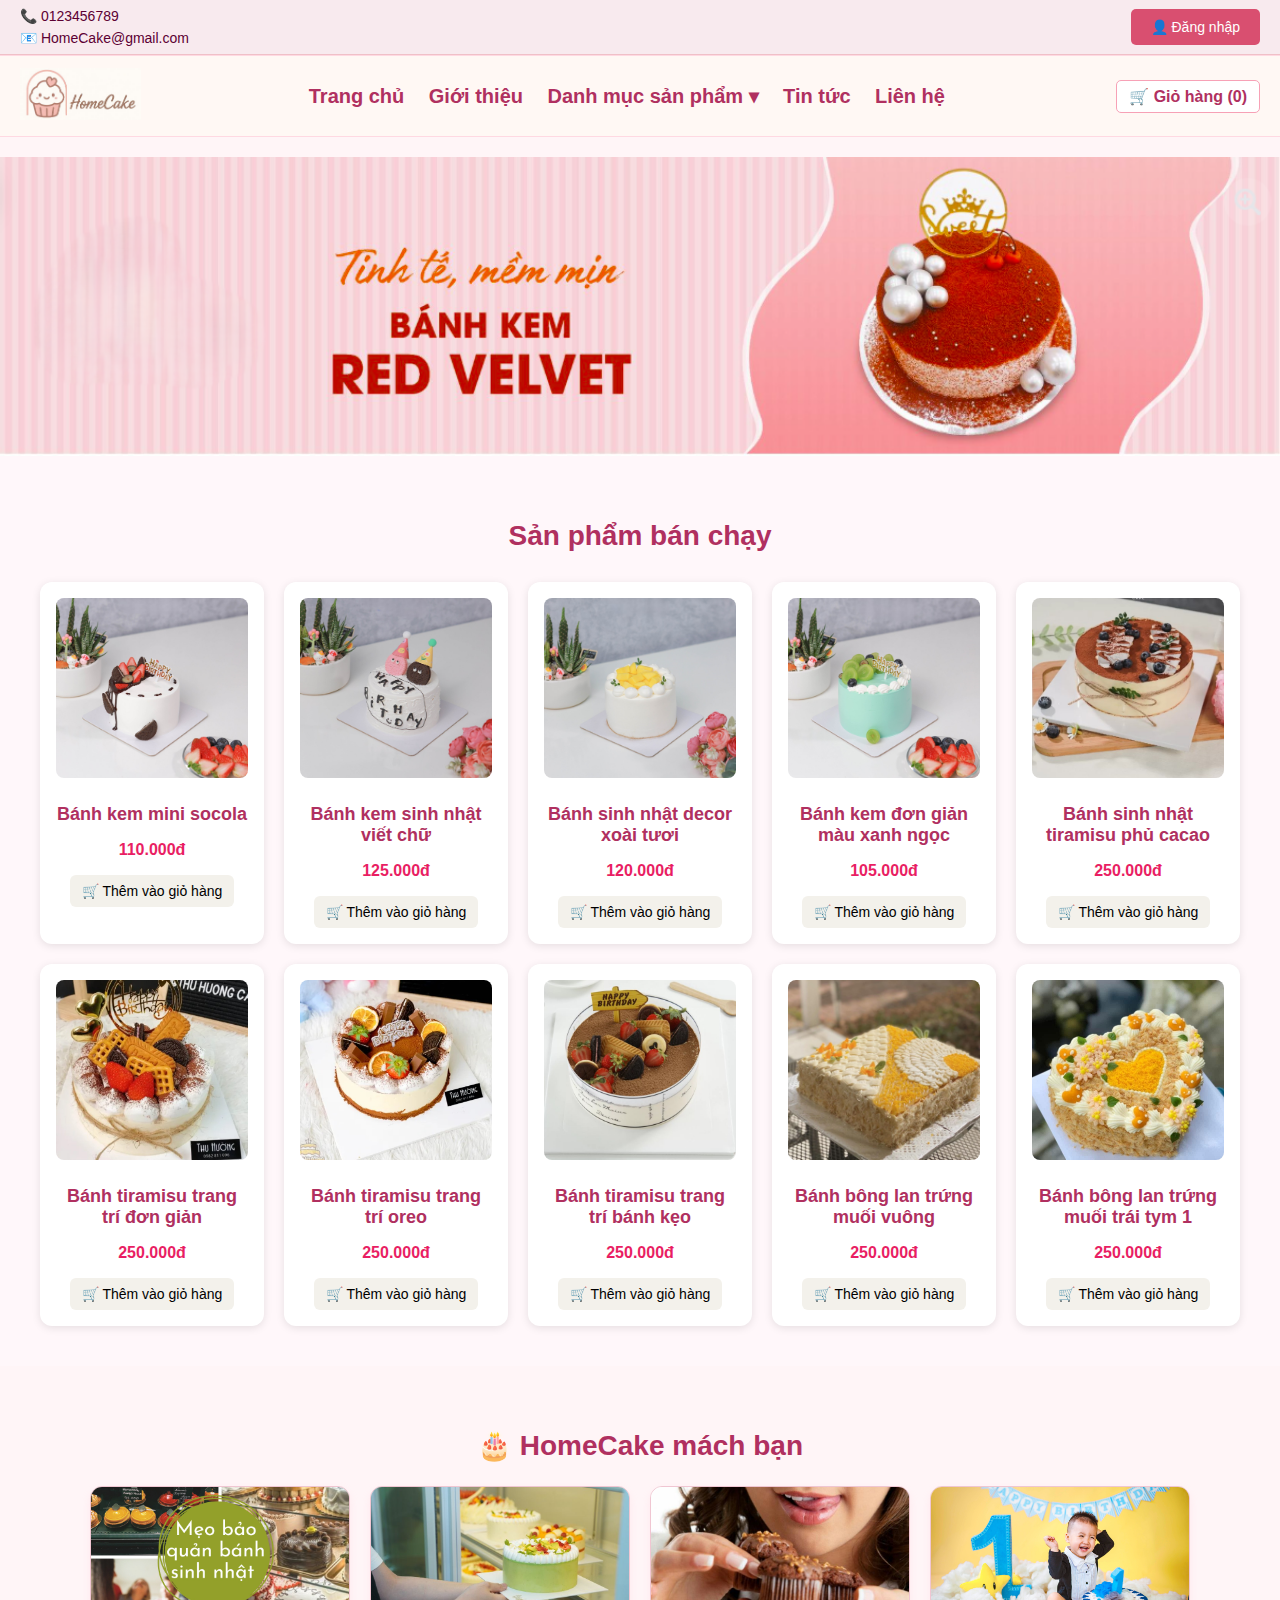
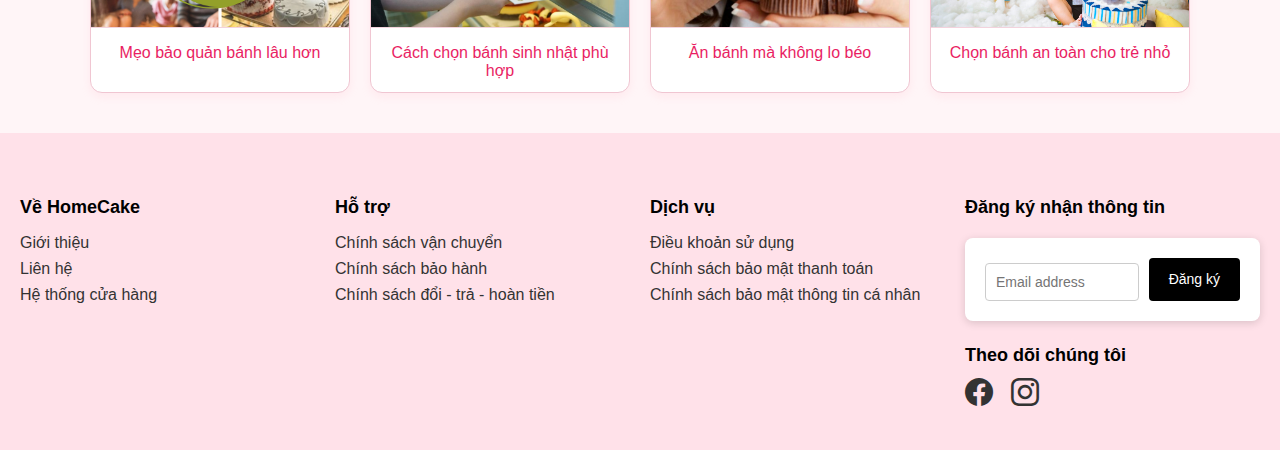
<file: index.html>
<!DOCTYPE html>
<html lang="vi">
<head>
  <meta charset="UTF-8">
  <meta name="viewport" content="width=device-width, initial-scale=1">
  <title>HomeCake - Trang chủ</title>
  <link rel="stylesheet" href="style.css">
  <link rel="stylesheet" href="https://cdnjs.cloudflare.com/ajax/libs/font-awesome/6.5.0/css/all.min.css">
  <link rel="stylesheet" href="https://cdn.jsdelivr.net/npm/bootstrap-icons@1.10.5/font/bootstrap-icons.css">
</head>
<body>
<!-- Thanh trên cùng với thông tin -->
<div class="top-bar">
  <div>
    <span>📞 0123456789</span>
    <span>📧 HomeCake@gmail.com</span>
  </div>
  <div>
    <!-- Nút đăng nhập -->
<div id="login-section">
  <button onclick="location.href='DangNhap.html'">👤 Đăng nhập</button>
</div>
  </div>
</div>
<!-- Thanh điều hướng -->
<!-- Thanh điều hướng -->
<nav class="main-nav">
  <!-- Logo bên trái -->
  <div class="nav-left">
    <img src="images/logo.png" alt="HomeCake Logo" class="logo-img">
  </div>

  <!-- Liên kết điều hướng -->
  <div class="nav-links">
    <a href="index.html">Trang chủ</a>
    <a href="about.html">Giới thiệu</a>
    <div class="dropdown">
    <span class="nav-item">Danh mục sản phẩm ▾</a>
    <div class="dropdown-content">
      <a href="minibirthday.html">Bánh sinh nhật mini</a>
      <a href="tiramisu.html">Bánh Tiramisu</a>
      <a href="bonglantrungmuoi.html">Bánh bông lan trứng muối</a>
      <a href="trangmieng.html">Bánh tráng miệng</a>
    </div>
  </div>
    <a href="news.html">Tin tức</a>
    <a href="contact.html">Liên hệ</a>
  </div>

  <!-- Giỏ hàng bên phải -->
  <div class="nav-right">
  <button id="cart-icon" onclick="location.href='giohang.html'">
  🛒 Giỏ hàng <span id="cart-count">(0)</span>
</button>
  </div>
</nav>
<!-- Slide banner -->
<div class="banner-slider">
  <div class="slides">
    <img src="images/1.png" class="slide active">
    <img src="images/2.png" class="slide">
    <img src="images/3.png" class="slide">
  </div>
</div>
<section class="best-sellers">
  <h2>Sản phẩm bán chạy</h2>
 <div class="product-grid">
<!--sp04-->
    <div class="product-card">
      <a href="Product_detail/sp04.html" class="product-link">
      <img src="images/HC_22.jpg" alt="Bánh kem mini socola">
      <h3>Bánh kem mini socola</h3>
      <p>110.000đ</p>
      <div class="product-actions">
    <button class="add-cart" id="add-to-cart">
  🛒 Thêm vào giỏ hàng
</button>
  </div>
        </a>
    </div>
    <!--sp05-->
    <div class="product-card">
      <a href="Product_detail/sp05.html" class="product-link">
      <img src="images/HC_23.jpg" alt="Bánh kem sinh nhật viết chữ">
      <h3>Bánh kem sinh nhật viết chữ</h3>
      <p>125.000đ</p>
      <div class="product-actions">
    <button class="add-cart" id="add-to-cart">
  🛒 Thêm vào giỏ hàng
</button>
  </div>
        </a>
    </div>
    <!--sp02-->
    <div class="product-card">
      <a href="Product_detail/sp02.html" class="product-link">
      <img src="images/HC_20.jpg" alt="Bánh sinh nhật decor xoài tươi">
      <h3>Bánh sinh nhật decor xoài tươi</h3>
      <p>120.000đ</p>
      <div class="product-actions">
     <button class="add-cart" id="add-to-cart">
  🛒 Thêm vào giỏ hàng
</button>
  </div>
     </a>
    </div>
    <!--sp03-->
    <div class="product-card">
      <a href="Product_detail/sp03.html" class="product-link">
      <img src="images/HC_21.jpg" alt="Bánh kem đơn giản màu xanh ngọc">
      <h3>Bánh kem đơn giản màu xanh ngọc</h3>
      <p>105.000đ</p>
      <div class="product-actions">
    <button class="add-cart" id="add-to-cart">
  🛒 Thêm vào giỏ hàng
</button>
  </div>
        </a>
    </div>
    <!--1-->
    <div class="product-card">
      <a href="Product_detail/sp21.html" class="product-link">
      <img src="images/Banhtiramisuphucaocaodep.jpg" alt="Bánh sinh nhật tiramisu phủ cacao">
      <h3>Bánh sinh nhật tiramisu phủ cacao</h3>
      <p>250.000đ</p>
      <div class="product-actions">
     <button class="add-cart" id="add-to-cart">
  🛒 Thêm vào giỏ hàng
</button>
  </div>
      </a>
    </div>
<!--2-->  
  <div class="product-card">
      <a href="Product_detail/sp22.html" class="product-link">
      <img src="images/Banhtiramisutrangtridongian.jpg" alt="Bánh tiramisu trang trí đơn giản">
      <h3>Bánh tiramisu trang trí đơn giản</h3>
      <p>250.000đ</p>
      <div class="product-actions">
    <button class="add-cart" id="add-to-cart">
  🛒 Thêm vào giỏ hàng
</button>
  </div>
      </a>
    </div>
<!--3--> 
  <div class="product-card">
    <a href="Product_detail/sp23.html" class="product-link">
      <img src="images/Banhtiramisutrangtrioreo.jpg" alt="Bánh tiramisu trang trí oreo">
      <h3>Bánh tiramisu trang trí oreo</h3>
      <p>250.000đ</p>
      <div class="product-actions">
    <button class="add-cart" id="add-to-cart">
  🛒 Thêm vào giỏ hàng
</button>
  </div>
      </a>
    </div>
<!--4--> 
  <div class="product-card">
    <a href="Product_detail/sp24.html" class="product-link">
      <img src="images/Banhtiramisutrangtribanhkeo.jpg" alt="Bánh tiramisu trang trí bánh kẹo">
      <h3>Bánh tiramisu trang trí bánh kẹo</h3>
      <p>250.000đ</p>
      <div class="product-actions">
    <button class="add-cart" id="add-to-cart">
  🛒 Thêm vào giỏ hàng
</button>
  </div>
      </a>
    </div>
    <!--3--> 
  <div class="product-card">
    <a href="Product_detail/sp43.html" class="product-link">
      <img src="images/Bl3.jpg" alt="Bánh bông lan trứng muối vuông">
      <h3>Bánh bông lan trứng muối vuông</h3>
      <p>250.000đ</p>
      <div class="product-actions">
    <button class="add-cart" id="add-to-cart">
  🛒 Thêm vào giỏ hàng
</button>
  </div>
        </a>
    </div>
<!--4--> 
  <div class="product-card">
    <a href="Product_detail/sp44.html" class="product-link">
      <img src="images/BL4.jpg" alt="Bánh bông lan trứng muối trái tym 1">
      <h3>Bánh bông lan trứng muối trái tym 1</h3>
      <p>250.000đ</p>
      <div class="product-actions">
     <button class="add-cart" id="add-to-cart">
  🛒 Thêm vào giỏ hàng
</button>
  </div>
        </a>
    </div>
 </div>
</section>
<section class="tips-section">
  <h2>🎂 HomeCake mách bạn</h2>
  <div class="tips-grid">
    <a href="tip/baoquanbanh.html" class="tip-item">
      <img src="images/tip1.jpg" alt="Bảo quản bánh">
      <span>Mẹo bảo quản bánh lâu hơn</span>
    </a>
    <a href="tip/chonbanh.html" class="tip-item">
      <img src="images/tip2.jpg" alt="Chọn bánh sinh nhật">
      <span>Cách chọn bánh sinh nhật phù hợp</span>
    </a>
    <a href="tip/beo.html" class="tip-item">
      <img src="images/tip3.jpg" alt="Ăn bánh không béo">
      <span>Ăn bánh mà không lo béo</span>
    </a>
    <a href="tip/trenho.html" class="tip-item">
      <img src="images/tip4.jpg" alt="Bánh cho trẻ nhỏ">
      <span>Chọn bánh an toàn cho trẻ nhỏ</span>
    </a>
  </div>
</section>




<!-- Footer -->
<footer>
    <div class="footer-grid">

      <div class="footer-column">
        <h4>Về HomeCake</h4>
        <ul>
          <li><a href="about.html">Giới thiệu</a></li>
          <li><a href="contact.html">Liên hệ</a></li>
          <li><a href="footer/hethongcuahang.html">Hệ thống cửa hàng</a></li>
        </ul>
      </div>

      <div class="footer-column">
        <h4>Hỗ trợ</h4>
        <ul>
          <li><a href="footer/chinhsachvanchuyen.html">Chính sách vận chuyển</a></li>
          <li><a href="footer/chinhsachbaohanh.html">Chính sách bảo hành</a></li>
          <li><a href="footer/chinhsachdoitra.html">Chính sách đổi - trả - hoàn tiền</a></li>
        </ul>
      </div>

      <div class="footer-column">
        <h4>Dịch vụ</h4>
        <ul>
          <li><a href="footer/dieukhoan.html">Điều khoản sử dụng</a></li>
          <li><a href="footer/csbaomattt.html">Chính sách bảo mật thanh toán</a></li>
          <li><a href="footer/csbaomattcn.html">Chính sách bảo mật thông tin cá nhân</a></li>
        </ul>
      </div>

      <div class="footer-column newsletter">
        <h4>Đăng ký nhận thông tin</h4>
        <form class="newsletter-form">
          <input type="email" placeholder="Email address" required>
          <button type="submit">Đăng ký</button>
        </form>

        <h4>Theo dõi chúng tôi</h4>
        <div class="social-icons">
          <a class="link-body-emphasis" href="https://www.facebook.com/profile.php?id=61569610366411" target="_blank">
              <i class="bi bi-facebook fs-4"></i>
          </a>

          <a href="https://www.instagram.com/home.cake_04/" target="_blank">
              <i class="bi bi-instagram fs-4"></i>
           </a>
        </div>
      </div>

    </div>
  </footer>

 <script src="script.js"></script>
</body>
</html>
</file>
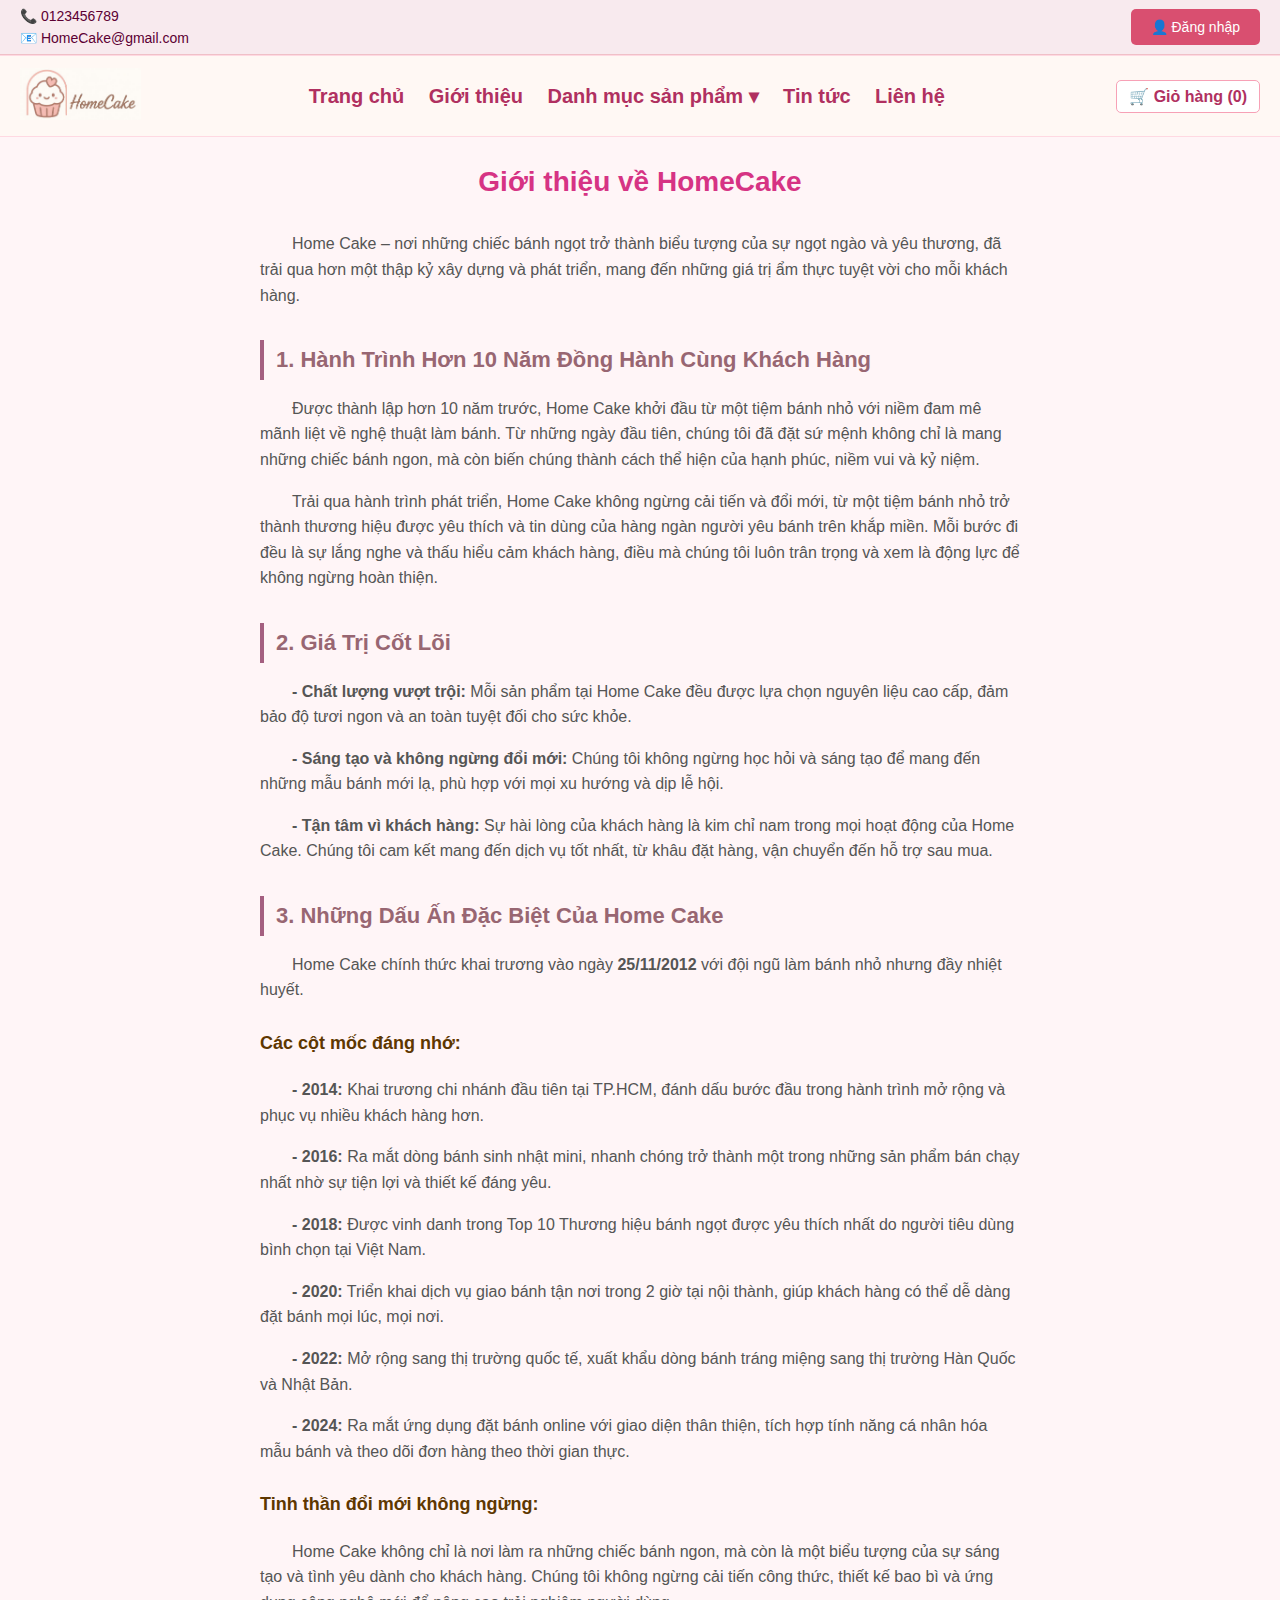
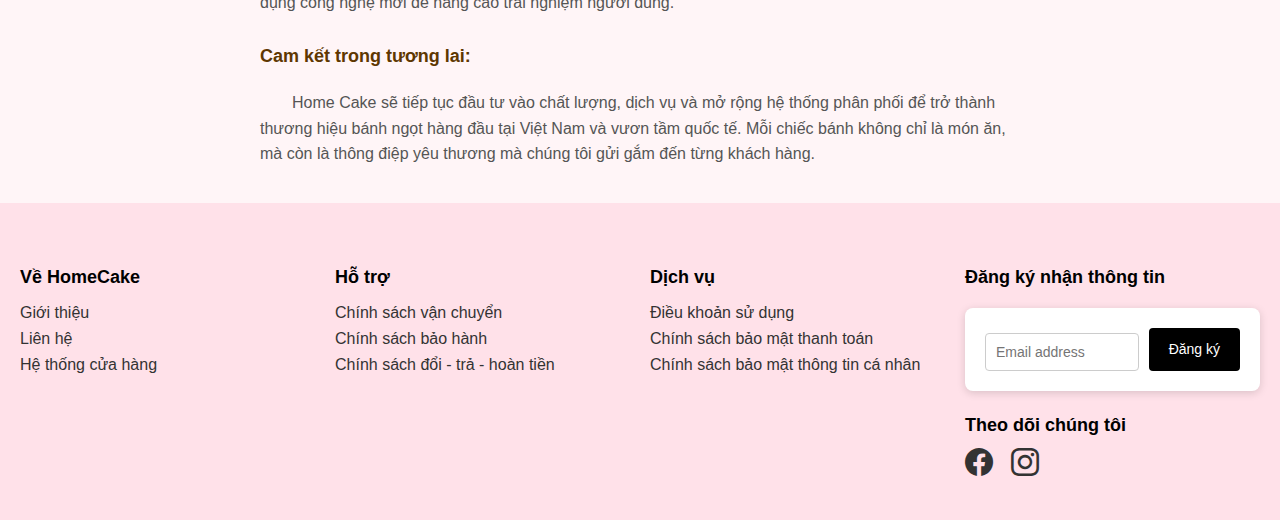
<file: about.html>
<!DOCTYPE html>
<html lang="vi">
<head>
  <meta charset="UTF-8">
  <meta name="viewport" content="width=device-width, initial-scale=1">
  <title>Giới thiệu</title>
  <link rel="stylesheet" href="style.css">
   <link rel="stylesheet" href="https://cdn.jsdelivr.net/npm/bootstrap-icons@1.10.5/font/bootstrap-icons.css">
</head>
<body>
<!-- Thanh trên cùng với thông tin -->
<div class="top-bar">
  <div>
    <span>📞 0123456789</span>
    <span>📧 HomeCake@gmail.com</span>
  </div>
  <!-- Nút đăng nhập -->
<div id="login-section">
  <button onclick="location.href='DangNhap.html'">👤 Đăng nhập</button>
</div>
</div>
<!-- Thanh điều hướng -->
<!-- Thanh điều hướng -->
<nav class="main-nav">
  <!-- Logo bên trái -->
  <div class="nav-left">
    <img src="images/logo.png" alt="HomeCake Logo" class="logo-img">
  </div>

  <!-- Liên kết điều hướng -->
  <div class="nav-links">
    <a href="index.html">Trang chủ</a>
    <a href="about.html">Giới thiệu</a>
    <div class="dropdown">
    <span class="nav-item">Danh mục sản phẩm ▾</a>
    <div class="dropdown-content">
      <a href="minibirthday.html">Bánh sinh nhật mini</a>
      <a href="tiramisu.html">Bánh Tiramisu</a>
      <a href="bonglantrungmuoi.html">Bánh bông lan trứng muối</a>
      <a href="trangmieng.html">Bánh tráng miệng</a>
    </div>
  </div>
    <a href="news.html">Tin tức</a>
    <a href="contact.html">Liên hệ</a>
  </div>

  <!-- Giỏ hàng bên phải -->
  <!-- Giỏ hàng bên phải -->
  <div class="nav-right">
  <button id="cart-icon" onclick="location.href='giohang.html'">
  🛒 Giỏ hàng <span id="cart-count">(0)</span>
</button>
  </div>
</nav>
  
<!-- Nội dung chính -->
<body class="about-page">
<main class="content" >
  <h1>Giới thiệu về HomeCake</h1>
  <p>Home Cake – nơi những chiếc bánh ngọt trở thành biểu tượng của sự ngọt ngào và yêu thương, đã trải qua hơn một thập kỷ xây dựng và phát triển, mang đến những giá trị ẩm thực tuyệt vời cho mỗi khách hàng.</p>

  <h2>1. Hành Trình Hơn 10 Năm Đồng Hành Cùng Khách Hàng</h2>
  <p>Được thành lập hơn 10 năm trước, Home Cake khởi đầu từ một tiệm bánh nhỏ với niềm đam mê mãnh liệt về nghệ thuật làm bánh. Từ những ngày đầu tiên, chúng tôi đã đặt sứ mệnh không chỉ là mang những chiếc bánh ngon, mà còn biến chúng thành cách thể hiện của hạnh phúc, niềm vui và kỷ niệm.</p>
  <p>Trải qua hành trình phát triển, Home Cake không ngừng cải tiến và đổi mới, từ một tiệm bánh nhỏ trở thành thương hiệu được yêu thích và tin dùng của hàng ngàn người yêu bánh trên khắp miền. Mỗi bước đi đều là sự lắng nghe và thấu hiểu cảm khách hàng, điều mà chúng tôi luôn trân trọng và xem là động lực để không ngừng hoàn thiện.</p>

  <h2>2. Giá Trị Cốt Lõi</h2>
  <p><strong>- Chất lượng vượt trội:</strong> Mỗi sản phẩm tại Home Cake đều được lựa chọn nguyên liệu cao cấp, đảm bảo độ tươi ngon và an toàn tuyệt đối cho sức khỏe.</p>
  <p><strong>- Sáng tạo và không ngừng đổi mới:</strong> Chúng tôi không ngừng học hỏi và sáng tạo để mang đến những mẫu bánh mới lạ, phù hợp với mọi xu hướng và dịp lễ hội.</p>
  <p><strong>- Tận tâm vì khách hàng:</strong> Sự hài lòng của khách hàng là kim chỉ nam trong mọi hoạt động của Home Cake. Chúng tôi cam kết mang đến dịch vụ tốt nhất, từ khâu đặt hàng, vận chuyển đến hỗ trợ sau mua.</p>

  <h2>3. Những Dấu Ấn Đặc Biệt Của Home Cake</h2>
<p>Home Cake chính thức khai trương vào ngày <strong>25/11/2012 </strong> với đội ngũ làm bánh nhỏ nhưng đầy nhiệt huyết.</p>

  <h3>Các cột mốc đáng nhớ:</h3>

  <p><strong>- 2014:</strong> Khai trương chi nhánh đầu tiên tại TP.HCM, đánh dấu bước đầu trong hành trình mở rộng và phục vụ nhiều khách hàng hơn.</p>
  <p><strong>- 2016:</strong> Ra mắt dòng bánh sinh nhật mini, nhanh chóng trở thành một trong những sản phẩm bán chạy nhất nhờ sự tiện lợi và thiết kế đáng yêu.</p>
  <p><strong>- 2018:</strong> Được vinh danh trong Top 10 Thương hiệu bánh ngọt được yêu thích nhất do người tiêu dùng bình chọn tại Việt Nam.</p>
  <p><strong>- 2020:</strong> Triển khai dịch vụ giao bánh tận nơi trong 2 giờ tại nội thành, giúp khách hàng có thể dễ dàng đặt bánh mọi lúc, mọi nơi.</p>
  <p><strong>- 2022:</strong> Mở rộng sang thị trường quốc tế, xuất khẩu dòng bánh tráng miệng sang thị trường Hàn Quốc và Nhật Bản.</p>
  <p><strong>- 2024:</strong> Ra mắt ứng dụng đặt bánh online với giao diện thân thiện, tích hợp tính năng cá nhân hóa mẫu bánh và theo dõi đơn hàng theo thời gian thực.</p>


  <h3>Tinh thần đổi mới không ngừng:</h3>
<p>Home Cake không chỉ là nơi làm ra những chiếc bánh ngon, mà còn là một biểu tượng của sự sáng tạo và tình yêu dành cho khách hàng. Chúng tôi không ngừng cải tiến công thức, thiết kế bao bì và ứng dụng công nghệ mới để nâng cao trải nghiệm người dùng.</p>

  <h3>Cam kết trong tương lai:</h3>
<p>Home Cake sẽ tiếp tục đầu tư vào chất lượng, dịch vụ và mở rộng hệ thống phân phối để trở thành thương hiệu bánh ngọt hàng đầu tại Việt Nam và vươn tầm quốc tế. Mỗi chiếc bánh không chỉ là món ăn, mà còn là thông điệp yêu thương mà chúng tôi gửi gắm đến từng khách hàng.</p>
</main>
</body>

<!-- Footer -->
 <footer>
    <div class="footer-grid">

      <div class="footer-column">
        <h4>Về HomeCake</h4>
        <ul>
          <li><a href="about.html">Giới thiệu</a></li>
          <li><a href="contact.html">Liên hệ</a></li>
          <li><a href="footer/hethongcuahang.html">Hệ thống cửa hàng</a></li>
        </ul>
      </div>

      <div class="footer-column">
        <h4>Hỗ trợ</h4>
        <ul>
          <li><a href="footer/chinhsachvanchuyen.html">Chính sách vận chuyển</a></li>
          <li><a href="footer/chinhsachbaohanh.html">Chính sách bảo hành</a></li>
          <li><a href="footer/chinhsachdoitra.html">Chính sách đổi - trả - hoàn tiền</a></li>
        </ul>
      </div>

      <div class="footer-column">
        <h4>Dịch vụ</h4>
        <ul>
          <li><a href="footer/dieukhoan.html">Điều khoản sử dụng</a></li>
          <li><a href="footer/csbaomattt.html">Chính sách bảo mật thanh toán</a></li>
          <li><a href="footer/csbaomattcn.html">Chính sách bảo mật thông tin cá nhân</a></li>
        </ul>
      </div>

      <div class="footer-column newsletter">
        <h4>Đăng ký nhận thông tin</h4>
        <form class="newsletter-form">
          <input type="email" placeholder="Email address" required>
          <button type="submit">Đăng ký</button>
        </form>

        <h4>Theo dõi chúng tôi</h4>
        <div class="social-icons">
          <a class="link-body-emphasis" href="https://www.facebook.com/profile.php?id=61569610366411" target="_blank">
              <i class="bi bi-facebook fs-4"></i>
          </a>

          <a href="https://www.instagram.com/home.cake_04/" target="_blank">
              <i class="bi bi-instagram fs-4"></i>
           </a>
        </div>
      </div>

    </div>
  </footer>

</body>
</html>
</file>
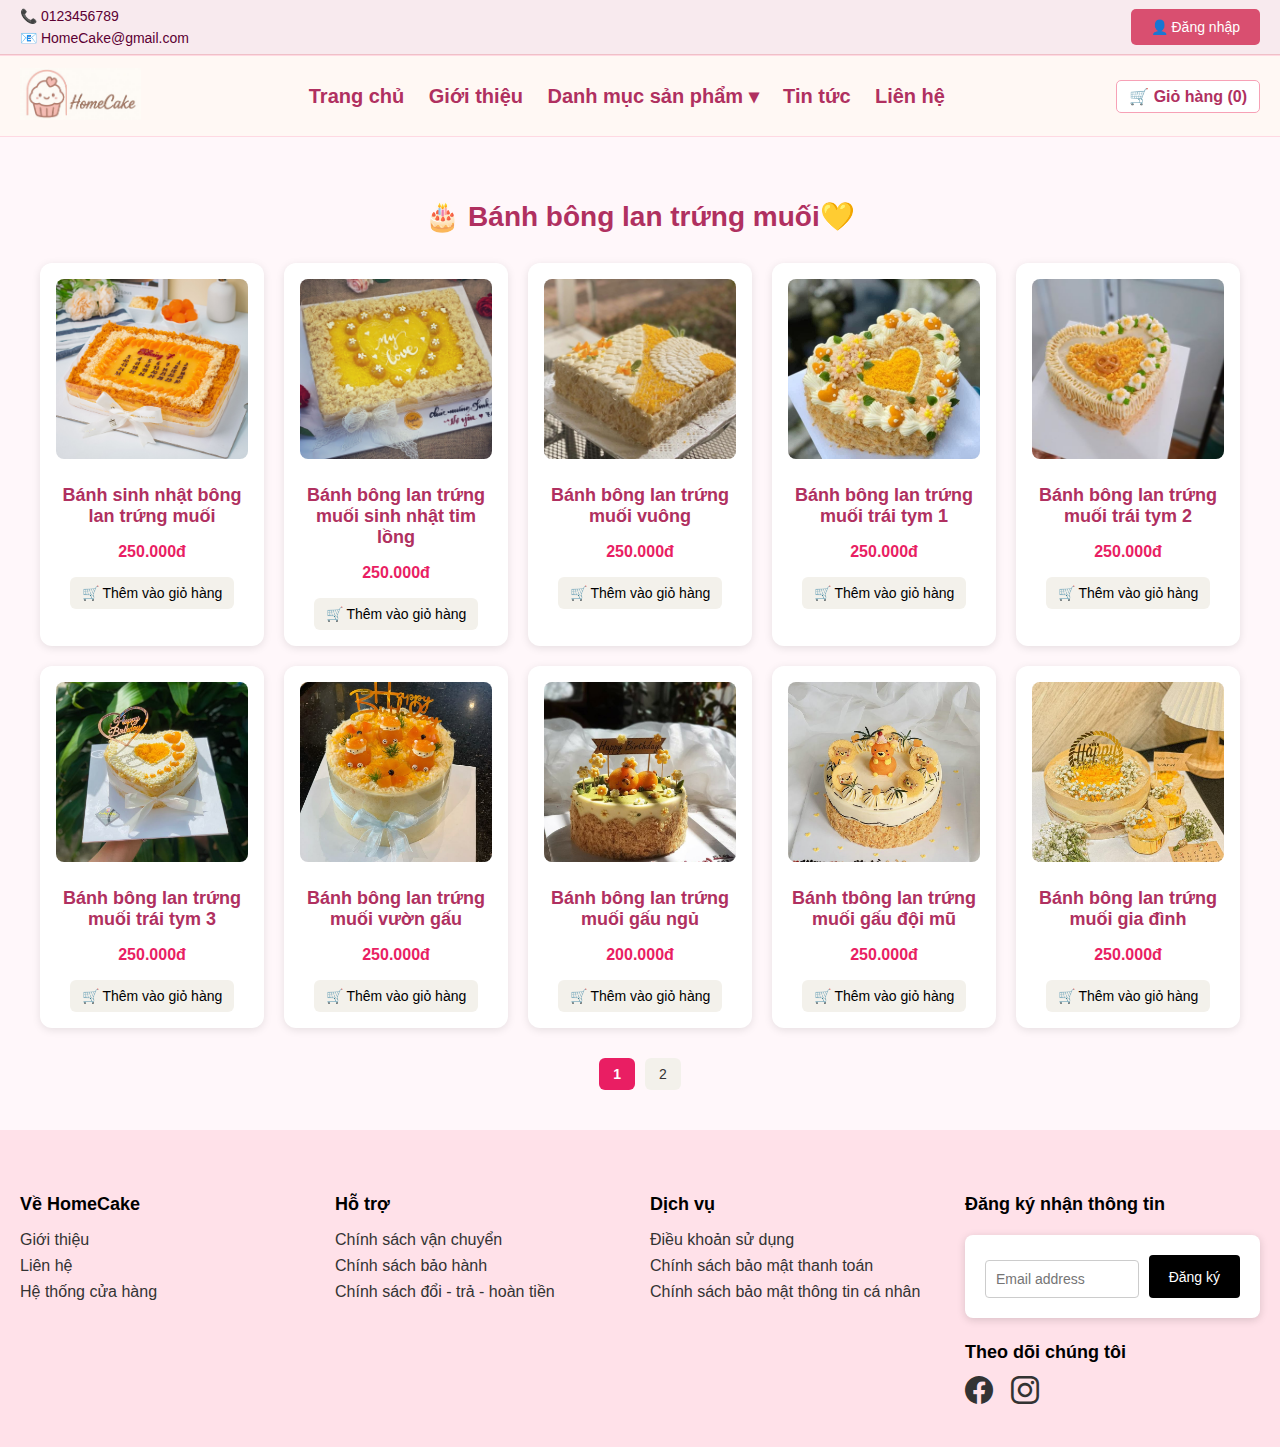
<file: bonglantrungmuoi.html>
<!DOCTYPE html>
<html lang="vi">
<head>
  <meta charset="UTF-8">
  <meta name="viewport" content="width=device-width, initial-scale=1">
  <title>Bánh bông lan trứng muối</title>
  <link rel="stylesheet" href="style.css">
   <link rel="stylesheet" href="https://cdn.jsdelivr.net/npm/bootstrap-icons@1.10.5/font/bootstrap-icons.css">
</head>
<body>
<!-- Thanh trên cùng với thông tin -->
<div class="top-bar">
  <div>
    <span>📞 0123456789</span>
    <span>📧 HomeCake@gmail.com</span>
  </div>
  <div>
   <!-- Nút đăng nhập -->
<div id="login-section">
  <button onclick="location.href='dangnhap.html'">👤 Đăng nhập</button>
</div>
  </div>
</div>
<!-- Thanh điều hướng -->
<!-- Thanh điều hướng -->
<nav class="main-nav">
  <!-- Logo bên trái -->
  <div class="nav-left">
    <img src="images/logo.png" alt="HomeCake Logo" class="logo-img">
  </div>

  <!-- Liên kết điều hướng -->
  <div class="nav-links">
    <a href="index.html">Trang chủ</a>
    <a href="about.html">Giới thiệu</a>
    <div class="dropdown">
    <span class="nav-item">Danh mục sản phẩm ▾</a>
    <div class="dropdown-content">
      <a href="minibirthday.html">Bánh sinh nhật mini</a>
      <a href="tiramisu.html">Bánh Tiramisu</a>
      <a href="bonglantrungmuoi.html">Bánh bông lan trứng muối</a>
      <a href="trangmieng.html">Bánh tráng miệng</a>
    </div>
  </div>
    <a href="news.html">Tin tức</a>
    <a href="contact.html">Liên hệ</a>
  </div>

  <!-- Giỏ hàng bên phải -->
  <!-- Giỏ hàng bên phải -->
  <div class="nav-right">
  <button id="cart-icon" onclick="location.href='giohang.html'">
  🛒 Giỏ hàng <span id="cart-count">(0)</span>
</button>
  </div>
</nav>
<!--Danh sách sản phẩm -->
 <section class="banhbonglantrungmuoi">
   <h2>🎂 Bánh bông lan trứng muối💛</h2>
   <div class="product-grid">
<!--1-->
    <div class="product-card">
      <a href="Product_detail/sp41.html" class="product-link">
      <img src="images/BL1.jpg" alt="Bánh sinh nhật bông lan trứng muối">
      <h3>Bánh sinh nhật bông lan trứng muối</h3>
      <p>250.000đ</p>
      <div class="product-actions">
    <button class="add-cart" id="add-to-cart">
  🛒 Thêm vào giỏ hàng
</button>
  </div>
        </a>
    </div>
<!--2-->  
  <div class="product-card">
    <a href="Product_detail/sp42.html" class="product-link">
      <img src="images/BL2.jpg" alt="Bánh bông lan trứng muối sinh nhật tim lồng">
      <h3>Bánh bông lan trứng muối sinh nhật tim lồng</h3>
      <p>250.000đ</p>
      <div class="product-actions">
    <button class="add-cart" id="add-to-cart">
  🛒 Thêm vào giỏ hàng
</button>
  </div>
  </a>
    </div>
<!--3--> 
  <div class="product-card">
    <a href="Product_detail/sp43.html" class="product-link">
      <img src="images/Bl3.jpg" alt="Bánh bông lan trứng muối vuông">
      <h3>Bánh bông lan trứng muối vuông</h3>
      <p>250.000đ</p>
      <div class="product-actions">
    <button class="add-cart" id="add-to-cart">
  🛒 Thêm vào giỏ hàng
</button>
  </div>
        </a>
    </div>
<!--4--> 
  <div class="product-card">
    <a href="Product_detail/sp44.html" class="product-link">
      <img src="images/BL4.jpg" alt="Bánh bông lan trứng muối trái tym 1">
      <h3>Bánh bông lan trứng muối trái tym 1</h3>
      <p>250.000đ</p>
      <div class="product-actions">
     <button class="add-cart" id="add-to-cart">
  🛒 Thêm vào giỏ hàng
</button>
  </div>
        </a>
    </div>
<!--5--> 
  <div class="product-card">
    <a href="Product_detail/sp45.html" class="product-link">
      <img src="images/BL5.jpg" alt="Bánh bông lan trứng muối trái tym 2">
      <h3>Bánh bông lan trứng muối trái tym 2</h3>
      <p>250.000đ</p>
      <div class="product-actions">
    <button class="add-cart" id="add-to-cart">
  🛒 Thêm vào giỏ hàng
</button>
  </div>
        </a>
    </div>
<!--6--> 
  <div class="product-card">
    <a href="Product_detail/sp46.html" class="product-link">
      <img src="images/BL6.jpg" alt="Bánh bông lan trứng muối trái tym 3">
      <h3>Bánh bông lan trứng muối trái tym 3</h3>
      <p>250.000đ</p>
      <div class="product-actions">
    <button class="add-cart" id="add-to-cart">
  🛒 Thêm vào giỏ hàng
</button>
  </div>
        </a>
    </div>
<!--7--> 
  <div class="product-card">
    <a href="Product_detail/sp47.html" class="product-link">
      <img src="images/BL7.jpg" alt="Bánh bông lan trứng muối vườn gấu">
      <h3>Bánh bông lan trứng muối vườn gấu</h3>
      <p>250.000đ</p>
      <div class="product-actions">
     <button class="add-cart" id="add-to-cart">
  🛒 Thêm vào giỏ hàng
</button>
  </div>
        </a>
    </div>
<!--8--> 
  <div class="product-card">
    <a href="Product_detail/sp48.html" class="product-link">
      <img src="images/BL8.jpg" alt="Bánh bông lan trứng muối gấu ngủ">
      <h3>Bánh bông lan trứng muối gấu ngủ</h3>
      <p>200.000đ</p>
      <div class="product-actions">
    <button class="add-cart" id="add-to-cart">
  🛒 Thêm vào giỏ hàng
</button>
  </div>
        </a>
    </div>
<!--9--> 
  <div class="product-card">
    <a href="Product_detail/sp49.html" class="product-link">
      <img src="images/BL9.jpg" alt="Bánh bông lan trứng muối gấu đội mũ">
      <h3>Bánh tbông lan trứng muối gấu đội mũ</h3>
      <p>250.000đ</p>
      <div class="product-actions">
    <button class="add-cart" id="add-to-cart">
  🛒 Thêm vào giỏ hàng
</button>
  </div>
        </a>
    </div>
<!--10--> 
  <div class="product-card">
    <a href="Product_detail/sp50.html" class="product-link">
      <img src="images/BL10.jpg" alt="Bánh bông lan trứng muối gia đình">
      <h3>Bánh bông lan trứng muối gia đình</h3>
      <p>250.000đ</p>
      <div class="product-actions">
    <button class="add-cart" id="add-to-cart">
  🛒 Thêm vào giỏ hàng
</button>
  </div>
        </a>
    </div>
<!--11--> 
  <div class="product-card">
     <a href="Product_detail/sp51.html" class="product-link">
      <img src="images/BL11.jpg" alt="Bánh bông lan trứng muối sinh nhật to">
      <h3>Bánh bông lan trứng muối sinh nhật to</h3>
      <p>250.000đ</p>
      <div class="product-actions">
    <button class="add-cart" id="add-to-cart">
  🛒 Thêm vào giỏ hàng
</button>
  </div>
        </a>
    </div>
<!--12--> 
  <div class="product-card">
     <a href="Product_detail/sp52.html" class="product-link">
      <img src="images/BL12.jpg" alt="Bánh bông lan trứng muối sinh nhật nhỏ">
      <h3>Bánh bông lan trứng muối sinh nhật nhỏ</h3>
      <p>75.000đ</p>
      <div class="product-actions">
     <button class="add-cart" id="add-to-cart">
  🛒 Thêm vào giỏ hàng
</button>
  </div>
        </a>
    </div>
<!--13--> 
  <div class="product-card">
     <a href="Product_detail/sp53.html" class="product-link">
      <img src="images/BL13.jpg" alt="Bánh bông lan trứng muối vị cam">
      <h3>Bánh bông lan trứng muối vị cam</h3>
      <p>75.000đ</p>
      <div class="product-actions">
   <button class="add-cart" id="add-to-cart">
  🛒 Thêm vào giỏ hàng
</button>
  </div>
        </a>
    </div>
<!--14--> 
  <div class="product-card">
     <a href="Product_detail/sp54.html" class="product-link">
      <img src="images/BL14.jpg" alt="Bánh bông lan trứng muối vị cam chanh" >
      <h3>Bánh bông lan trứng muối vị cam chanh</h3>
      <p>75.000đ</p>
      <div class="product-actions">
    <button class="add-cart" id="add-to-cart">
  🛒 Thêm vào giỏ hàng
</button>
  </div>
        </a>
    </div>
<!--15--> 
  <div class="product-card">
     <a href="Product_detail/sp55.html" class="product-link">
      <img src="images/BL15.jpg" alt="Bánh bông lan trứng muối vị hương nhài" >
      <h3>Bánh bông lan trứng muối vị hương nhài</h3>
      <p>220.000đ</p>
      <div class="product-actions">
     <button class="add-cart" id="add-to-cart">
  🛒 Thêm vào giỏ hàng
</button>
  </div>
        </a>
    </div>
<!--16--> 
  <div class="product-card">
     <a href="Product_detail/sp56.html" class="product-link">
      <img src="images/BL16.jpg" alt="Set bông lan trứng muối 16 bánh" >
      <h3>Set bông lan trứng muối 16 bánh</h3>
      <p>320.000đ</p>
      <div class="product-actions">
     <button class="add-cart" id="add-to-cart">
  🛒 Thêm vào giỏ hàng
</button>
  </div>
        </a>
    </div>
<!--17--> 
  <div class="product-card">
     <a href="Product_detail/sp57.html" class="product-link">
      <img src="images/BL17.jpg" alt="Set bông lan trứng muối loại 2" >
      <h3>Set bông lan trứng muối loại 2</h3>
      <p>320.000đ</p>
      <div class="product-actions">
     <button class="add-cart" id="add-to-cart">
  🛒 Thêm vào giỏ hàng
</button>
  </div>
        </a>
    </div>
<!--18--> 
  <div class="product-card">
     <a href="Product_detail/sp58.html" class="product-link">
      <img src="images/BL18.jpg" alt="Set 6 bánh bông lan trứng muối" >
      <h3>Set 6 bánh bông lan trứng muối</h3>
      <p>240.000đ</p>
      <div class="product-actions">
    <button class="add-cart" id="add-to-cart">
  🛒 Thêm vào giỏ hàng
</button>
  </div>
        </a>
    </div>
<!--19--> 
  <div class="product-card">
     <a href="Product_detail/sp59.html" class="product-link">
      <img src="images/BL19.jpg" alt="Bánh sinh nhật bông lan trứng muối mix 4 bánh" >
      <h3>Bánh sinh nhật bông lan trứng muối mix 4 bánh</h3>
      <p>300.000đ</p>
      <div class="product-actions">
     <button class="add-cart" id="add-to-cart">
  🛒 Thêm vào giỏ hàng
</button>
  </div>
        </a>
    </div>
<!--20--> 
  <div class="product-card">
     <a href="Product_detail/sp60.html" class="product-link">
      <img src="images/20.jpg" alt="Bánh sinh nhật bông lan trứng muối trái tym tròn" >
      <h3>Bánh sinh nhật bông lan trứng muối trái tym tròn</h3>
      <p>2220.000đ</p>
      <div class="product-actions">
     <button class="add-cart" id="add-to-cart">
  🛒 Thêm vào giỏ hàng
</button>
  </div>
        </a>
    </div>
   </section>
<!-- Footer -->
 <footer>
    <div class="footer-grid">

      <div class="footer-column">
        <h4>Về HomeCake</h4>
        <ul>
          <li><a href="about.html">Giới thiệu</a></li>
          <li><a href="contact.html">Liên hệ</a></li>
          <li><a href="footer/hethongcuahang.html">Hệ thống cửa hàng</a></li>
        </ul>
      </div>

      <div class="footer-column">
        <h4>Hỗ trợ</h4>
        <ul>
          <li><a href="footer/chinhsachvanchuyen.html">Chính sách vận chuyển</a></li>
          <li><a href="footer/chinhsachbaohanh.html">Chính sách bảo hành</a></li>
          <li><a href="footer/chinhsachdoitra.html">Chính sách đổi - trả - hoàn tiền</a></li>
        </ul>
      </div>

      <div class="footer-column">
        <h4>Dịch vụ</h4>
        <ul>
          <li><a href="footer/dieukhoan.html">Điều khoản sử dụng</a></li>
          <li><a href="footer/csbaomattt.html">Chính sách bảo mật thanh toán</a></li>
          <li><a href="footer/csbaomattcn.html">Chính sách bảo mật thông tin cá nhân</a></li>
        </ul>
      </div>

      <div class="footer-column newsletter">
        <h4>Đăng ký nhận thông tin</h4>
        <form class="newsletter-form">
          <input type="email" placeholder="Email address" required>
          <button type="submit">Đăng ký</button>
        </form>

        <h4>Theo dõi chúng tôi</h4>
        <div class="social-icons">
          <a class="link-body-emphasis" href="https://www.facebook.com/profile.php?id=61569610366411" target="_blank">
              <i class="bi bi-facebook fs-4"></i>
          </a>

          <a href="https://www.instagram.com/home.cake_04/" target="_blank">
              <i class="bi bi-instagram fs-4"></i>
           </a>
        </div>
      </div>

    </div>
  </footer>

<script src="script.js"></script>
</body>
</html>
</file>
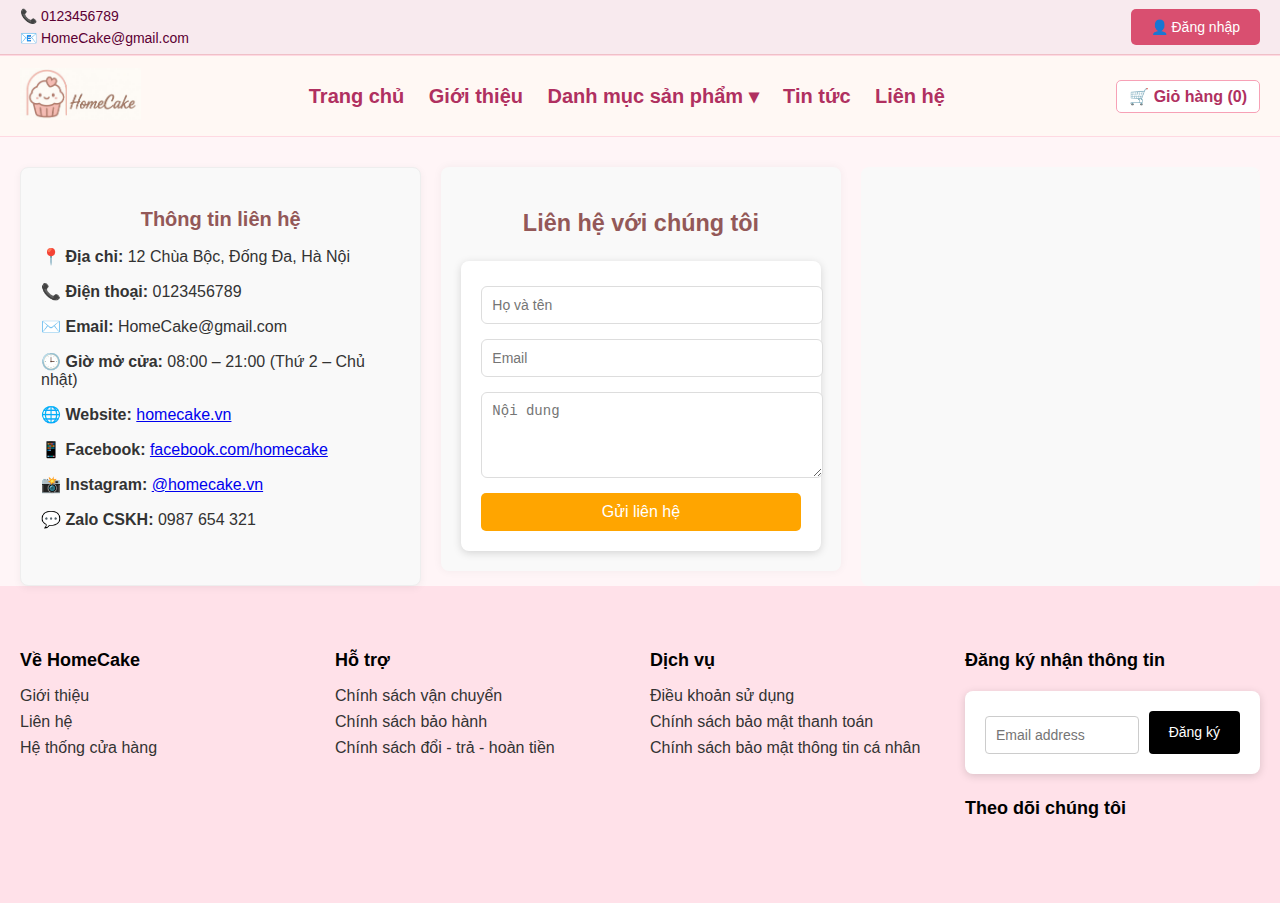
<file: contact.html>
<!DOCTYPE html>
<html lang="vi">
<head>
  <meta charset="UTF-8">
  <meta name="viewport" content="width=device-width, initial-scale=1">
  <title>Liên hệ</title>
  <link rel="stylesheet" href="style.css">
</head>
<body>
<!-- Thanh trên cùng với thông tin -->
<div class="top-bar">
  <div>
    <span>📞 0123456789</span>
    <span>📧 HomeCake@gmail.com</span>
  </div>
<div id="login-section">
  <button onclick="location.href='DangNhap.html'">👤 Đăng nhập</button>
</div>
</div>
<!-- Thanh điều hướng -->
<nav class="main-nav">
  <!-- Logo bên trái -->
  <div class="nav-left">
    <img src="images/logo.png" alt="HomeCake Logo" class="logo-img">
  </div>

  <!-- Liên kết điều hướng -->
  <div class="nav-links">
    <a href="index.html">Trang chủ</a>
    <a href="about.html">Giới thiệu</a>
    <div class="dropdown">
    <span class="nav-item">Danh mục sản phẩm ▾</a>
    <div class="dropdown-content">
      <a href="minibirthday.html">Bánh sinh nhật mini</a>
      <a href="tiramisu.html">Bánh Tiramisu</a>
      <a href="bonglantrungmuoi.html">Bánh bông lan trứng muối</a>
      <a href="trangmieng.html">Bánh tráng miệng</a>
    </div>
  </div>
    <a href="news.html">Tin tức</a>
    <a href="contact.html">Liên hệ</a>
  </div>

  <!-- Giỏ hàng bên phải -->
  <div class="nav-right">
  <button id="cart-icon" onclick="location.href='giohang.html'">
  🛒 Giỏ hàng <span id="cart-count">(0)</span>
</button>
  </div>
</nav>
  
<div class="contact-container">
  <!-- Cột thông tin liên hệ -->
  <div class="contact-info">
    <h3>Thông tin liên hệ</h3>
    <p>📍 <strong>Địa chỉ:</strong> 12 Chùa Bộc, Đống Đa, Hà Nội</p>
    <p>📞 <strong>Điện thoại:</strong> 0123456789</p>
    <p>✉️ <strong>Email:</strong> HomeCake@gmail.com</p>
    <p>🕒 <strong>Giờ mở cửa:</strong> 08:00 – 21:00 (Thứ 2 – Chủ nhật)</p>
    <p>🌐 <strong>Website:</strong> <a href="https://tubi456.github.io/nhom1--cuahangbanh/minibirthday.html" target="_blank">homecake.vn</a></p>
    <p>📱 <strong>Facebook:</strong> <a href="https://facebook.com/homecake" target="_blank">facebook.com/homecake</a></p>
    <p>📸 <strong>Instagram:</strong> <a href="https://instagram.com/homecake.vn" target="_blank">@homecake.vn</a></p>
    <p>💬 <strong>Zalo CSKH:</strong> 0987 654 321</p>
  </div>

  <!-- Cột form liên hệ -->
  <div class="contact-form">
    <h3>Liên hệ với chúng tôi</h3>
    <form id="contactForm">
      <input type="text" id="name" name="name" placeholder="Họ và tên" required style="width: 100%; padding: 10px; margin-bottom: 10px;">
      <input type="email" id="email" name="email" placeholder="Email" required style="width: 100%; padding: 10px; margin-bottom: 10px;">
      <textarea id="message" name="message" rows="4" placeholder="Nội dung" required style="width: 100%; padding: 10px; margin-bottom: 10px;"></textarea>
      <button type="submit" style="width: 100%; padding: 10px; background-color: orange; color: white; border: none; border-radius: 5px;">Gửi liên hệ</button>
    </form>
  </div>

  <!-- Cột bản đồ -->
  <div class="contact-map">
    <iframe src="https://www.google.com/maps?q=12+Chùa+Bộc,+Đống+Đa,+Hà+Nội&output=embed" width="100%" height="350" style="border:0;" allowfullscreen="" loading="lazy"></iframe>
  </div>
</div>

<!-- Footer -->
<!-- Footer -->
<footer>
    <div class="footer-grid">

      <div class="footer-column">
        <h4>Về HomeCake</h4>
        <ul>
          <li><a href="about.html">Giới thiệu</a></li>
          <li><a href="contact.html">Liên hệ</a></li>
          <li><a href="footer/hethongcuahang.html">Hệ thống cửa hàng</a></li>
        </ul>
      </div>

      <div class="footer-column">
        <h4>Hỗ trợ</h4>
        <ul>
          <li><a href="footer/chinhsachvanchuyen.html">Chính sách vận chuyển</a></li>
          <li><a href="footer/chinhsachbaohanh.html">Chính sách bảo hành</a></li>
          <li><a href="footer/chinhsachdoitra.html">Chính sách đổi - trả - hoàn tiền</a></li>
        </ul>
      </div>

      <div class="footer-column">
        <h4>Dịch vụ</h4>
        <ul>
          <li><a href="footer/dieukhoan.html">Điều khoản sử dụng</a></li>
          <li><a href="footer/csbaomattt.html">Chính sách bảo mật thanh toán</a></li>
          <li><a href="footer/csbaomattcn.html">Chính sách bảo mật thông tin cá nhân</a></li>
        </ul>
      </div>

      <div class="footer-column newsletter">
        <h4>Đăng ký nhận thông tin</h4>
        <form class="newsletter-form">
          <input type="email" placeholder="Email address" required>
          <button type="submit">Đăng ký</button>
        </form>

        <h4>Theo dõi chúng tôi</h4>
        <div class="social-icons">
          <a class="link-body-emphasis" href="https://www.facebook.com/profile.php?id=61569610366411" target="_blank">
              <i class="bi bi-facebook fs-4"></i>
          </a>

          <a href="https://www.instagram.com/home.cake_04/" target="_blank">
              <i class="bi bi-instagram fs-4"></i>
           </a>
        </div>
      </div>

    </div>
  </footer>
 <script src="script.js"></script>
</body>
</html>
</file>
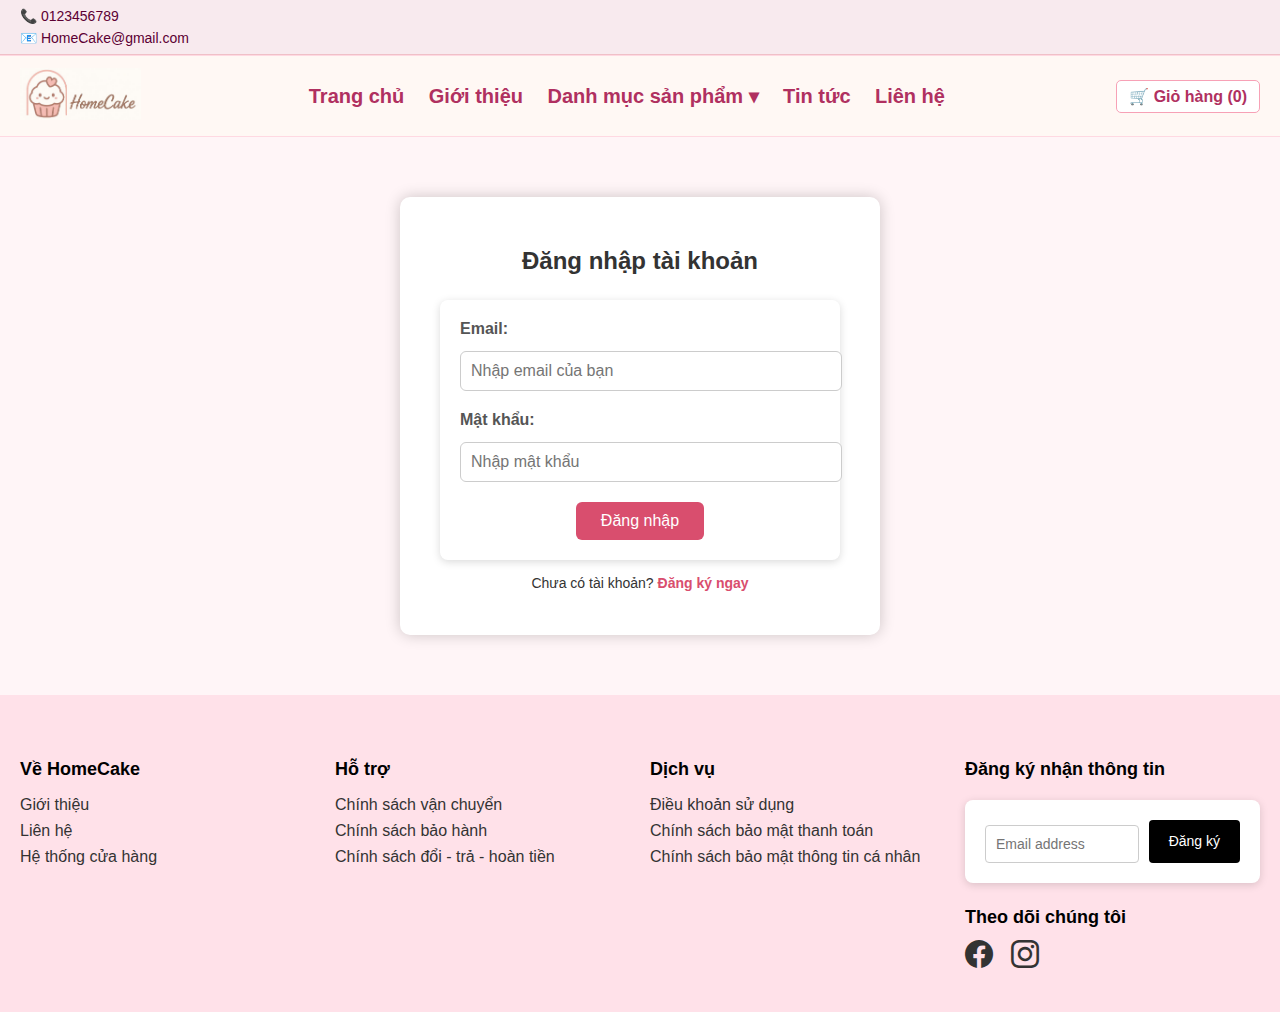
<file: DangNhap.html>
<!DOCTYPE html>
<html lang="vi">
<head>
  <meta charset="UTF-8">
  <title>Đăng nhập - HomeCake</title>
  <meta name="viewport" content="width=device-width, initial-scale=1.0">
  <link rel="stylesheet" href="style.css"> <!-- Link tới file CSS riêng (vẫn giữ) -->
   <link rel="stylesheet" href="https://cdn.jsdelivr.net/npm/bootstrap-icons@1.10.5/font/bootstrap-icons.css">
  <style>
    /* ===== Popup styles ===== */
    .popup-overlay {
      position: fixed;
      top: 0; left: 0;
      width: 100vw;
      height: 100vh;
      background: rgba(0,0,0,0.4);
      display: none;
      justify-content: center;
      align-items: center;
      z-index: 1000;
    }

    .popup-content {
      background: #fff;
      padding: 30px;
      border-radius: 10px;
      text-align: center;
      box-shadow: 0 0 15px rgba(0,0,0,0.3);
    }

    .popup-content p {
      font-size: 18px;
      margin-bottom: 15px;
    }

    .popup-content button {
      padding: 8px 20px;
      background-color: #d94e6e;
      color: white;
      border: none;
      border-radius: 5px;
      cursor: pointer;
    }

    /* ===== Form Đăng nhập Styles ===== */
    .container {
      max-width: 400px;
      margin: 60px auto;
      background: #fff;
      padding: 30px 40px;
      border-radius: 10px;
      box-shadow: 0 0 15px rgba(0,0,0,0.2);
    }

    .login-title {
      text-align: center;
      margin-bottom: 25px;
      font-size: 24px;
      color: #333;
    }

    .form-group {
      margin-bottom: 20px;
    }

    .form-group label {
      display: block;
      margin-bottom: 8px;
      font-weight: bold;
      color: #555;
    }

    .form-group input {
      width: 100%;
      padding: 10px;
      border: 1px solid #ccc;
      border-radius: 6px;
      font-size: 16px;
    }

    .form-group input:focus {
      outline: none;
      border-color: #d94e6e;
      box-shadow: 0 0 5px #dd1645(76, 175, 80, 0.5);
    }

    .form-submit {
      text-align: center;
    }

    .form-submit button {
      padding: 10px 25px;
      background-color: #d94e6e;
      border: none;
      color: white;
      border-radius: 6px;
      font-size: 16px;
      cursor: pointer;
      transition: background-color 0.3s ease;
    }

    .form-submit button:hover {
      background-color: #d94e6e;
    }

    .register-link {
      text-align: center;
      margin-top: 15px;
      font-size: 14px;
    }

    .register-link a {
      color: #d94e6e;
      text-decoration: none;
      font-weight: bold;
    }

    .register-link a:hover {
      text-decoration: underline;
    }
    @media (max-width: 768px) {
  .popup-content {
    width: 90%;
    padding: 20px;
  }

  .popup-content p {
    font-size: 16px;
  }

  .popup-content button {
    font-size: 14px;
    padding: 8px 16px;
  }

  .container {
    margin: 40px 15px;
    padding: 25px 20px;
  }

  .login-title {
    font-size: 22px;
  }

  .form-group input {
    font-size: 15px;
    padding: 9px;
  }

  .form-submit button {
    font-size: 15px;
    padding: 9px 20px;
  }

  .register-link {
    font-size: 13px;
  }
}

@media (max-width: 480px) {
  .popup-content {
    padding: 15px;
  }

  .popup-content p {
    font-size: 15px;
  }

  .container {
    padding: 20px 15px;
  }

  .form-group input {
    font-size: 14px;
    padding: 8px;
  }

  .form-submit button {
    font-size: 14px;
    padding: 8px 18px;
  }

  .login-title {
    font-size: 20px;
  }

  .register-link {
    font-size: 12px;
  }
}

  </style>
</head>
<body>

  <!-- Header -->
  <div class="top-bar">
    <div>
      <span>📞 0123456789</span>
      <span>📧 HomeCake@gmail.com</span>
    </div>
  </div>

  <nav class="main-nav">
    <div class="nav-left">
      <img src="images/logo.png" alt="HomeCake Logo" class="logo-img">
    </div>

    <div class="nav-links">
      <a href="index.html">Trang chủ</a>
      <a href="about.html">Giới thiệu</a>
      <div class="dropdown">
        <span class="nav-item">Danh mục sản phẩm ▾</span>
        <div class="dropdown-content">
          <a href="minibirthday.html">Bánh sinh nhật mini</a>
          <a href="tiramisu.html">Bánh Tiramisu</a>
          <a href="bonglantrungmuoi.html">Bánh bông lan trứng muối</a>
          <a href="trangmieng.html">Bánh tráng miệng</a>
        </div>
      </div>
      <a href="news.html">Tin tức</a>
      <a href="contact.html">Liên hệ</a>
    </div>

    <div class="nav-right">
      <button id="cart-icon" onclick="location.href='giohang.html'">
        🛒 Giỏ hàng <span id="cart-count">(0)</span>
      </button>
    </div>
  </nav>

  <!-- Form đăng nhập -->
  <div class="container">
    <h2 class="login-title">Đăng nhập tài khoản</h2>
    <form id="loginForm">
      <div class="form-group">
        <label for="email">Email:</label>
        <input type="email" id="email" name="email" placeholder="Nhập email của bạn" required>
      </div>
      <div class="form-group">
        <label for="password">Mật khẩu:</label>
        <input type="password" id="password" name="password" placeholder="Nhập mật khẩu" required>
      </div>
      <div class="form-submit">
        <button type="submit">Đăng nhập</button>
      </div>
    </form>
    <p class="register-link">
      Chưa có tài khoản? <a href="register.html">Đăng ký ngay</a>
    </p>
  </div>

  <!-- Popup thông báo đăng nhập thành công -->
  <div id="loginPopup" class="popup-overlay">
    <div class="popup-content">
      <p>🎉 Đăng nhập thành công!</p>
      <button onclick="closePopup()">OK</button>
    </div>
  </div>
  <!--footer-->
 <footer>
    <div class="footer-grid">

      <div class="footer-column">
        <h4>Về HomeCake</h4>
        <ul>
          <li><a href="about.html">Giới thiệu</a></li>
          <li><a href="contact.html">Liên hệ</a></li>
          <li><a href="footer/hethongcuahang.html">Hệ thống cửa hàng</a></li>
        </ul>
      </div>

      <div class="footer-column">
        <h4>Hỗ trợ</h4>
        <ul>
          <li><a href="footer/chinhsachvanchuyen.html">Chính sách vận chuyển</a></li>
          <li><a href="footer/chinhsachbaohanh.html">Chính sách bảo hành</a></li>
          <li><a href="footer/chinhsachdoitra.html">Chính sách đổi - trả - hoàn tiền</a></li>
        </ul>
      </div>

      <div class="footer-column">
        <h4>Dịch vụ</h4>
        <ul>
          <li><a href="footer/dieukhoan.html">Điều khoản sử dụng</a></li>
          <li><a href="footer/csbaomattt.html">Chính sách bảo mật thanh toán</a></li>
          <li><a href="footer/csbaomattcn.html">Chính sách bảo mật thông tin cá nhân</a></li>
        </ul>
      </div>

      <div class="footer-column newsletter">
        <h4>Đăng ký nhận thông tin</h4>
        <form class="newsletter-form">
          <input type="email" placeholder="Email address" required>
          <button type="submit">Đăng ký</button>
        </form>

        <h4>Theo dõi chúng tôi</h4>
        <div class="social-icons">
          <a class="link-body-emphasis" href="https://www.facebook.com/profile.php?id=61569610366411" target="_blank">
              <i class="bi bi-facebook fs-4"></i>
          </a>

          <a href="https://www.instagram.com/home.cake_04/" target="_blank">
              <i class="bi bi-instagram fs-4"></i>
           </a>
        </div>
      </div>

    </div>
  </footer>

  <!-- Script xử lý đăng nhập -->
  <script>
    document.getElementById("loginForm").addEventListener("submit", function(e) {
      e.preventDefault();

      const email = document.getElementById("email").value;
      const password = document.getElementById("password").value;

      if (email && password) {
        // Lưu trạng thái đăng nhập (giả lập)
        localStorage.setItem("isLoggedIn", "true");
        localStorage.setItem("userEmail", email);

        // Hiện popup
        document.getElementById("loginPopup").style.display = "flex";

        // Tự động chuyển hướng sau 2 giây
        setTimeout(function () {
          window.location.href = "index.html";
        }, 2000);
      } else {
        alert("Vui lòng nhập đầy đủ email và mật khẩu.");
      }
    });

    function closePopup() {
      document.getElementById("loginPopup").style.display = "none";
      window.location.href = "index.html";
    }
    
  </script>
</body>
</html>
</file>
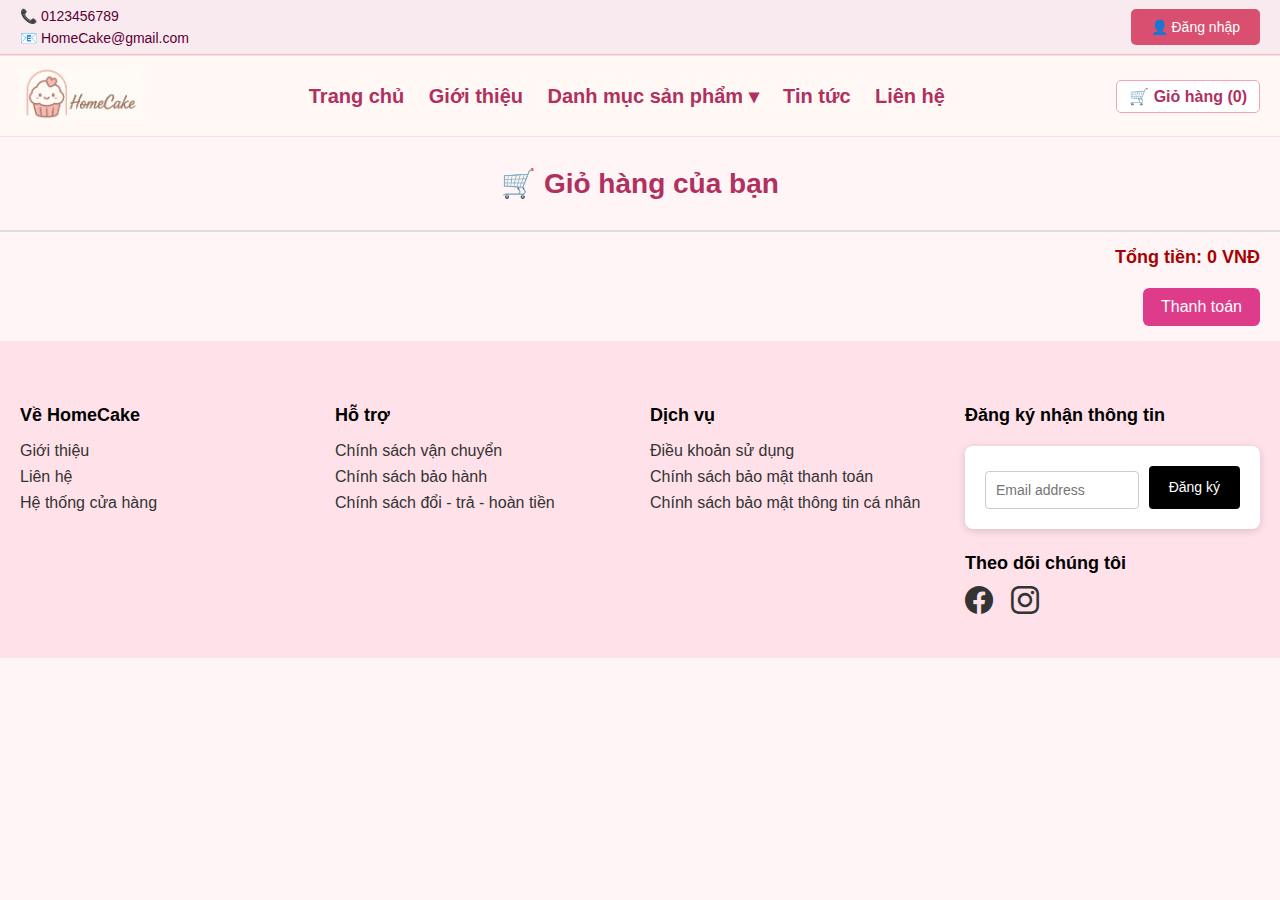
<file: giohang.html>
<!DOCTYPE html>
<html lang="vi">
<head>
  <meta charset="UTF-8">
  <meta name="viewport" content="width=device-width, initial-scale=1">
  <title>Giỏ hàng</title>
  <link rel="stylesheet" href="style.css">
   <link rel="stylesheet" href="https://cdn.jsdelivr.net/npm/bootstrap-icons@1.10.5/font/bootstrap-icons.css">
</head>
<body>
<!-- Thanh trên cùng với thông tin -->
<div class="top-bar">
  <div>
    <span>📞 0123456789</span>
    <span>📧 HomeCake@gmail.com</span>
  </div>
  <!-- Nút đăng nhập -->
<div id="login-section">
  <button onclick="location.href='DangNhap.html'">👤 Đăng nhập</button>
</div>
</div>
<!-- Thanh điều hướng -->
<nav class="main-nav">
  <!-- Logo bên trái -->
  <div class="nav-left">
    <img src="images/logo.png" alt="HomeCake Logo" class="logo-img">
  </div>

  <!-- Liên kết điều hướng -->
  <div class="nav-links">
    <a href="index.html">Trang chủ</a>
    <a href="about.html">Giới thiệu</a>
    <div class="dropdown">
    <span class="nav-item">Danh mục sản phẩm ▾</a>
    <div class="dropdown-content">
      <a href="minibirthday.html">Bánh sinh nhật mini</a>
      <a href="tiramisu.html">Bánh Tiramisu</a>
      <a href="bonglantrungmuoi.html">Bánh bông lan trứng muối</a>
      <a href="trangmieng.html">Bánh tráng miệng</a>
    </div>
  </div>
    <a href="news.html">Tin tức</a>
    <a href="contact.html">Liên hệ</a>
  </div>

  <!-- Giỏ hàng bên phải -->
  <div class="nav-right">
  <button id="cart-icon" onclick="location.href='giohang.html'">
  🛒 Giỏ hàng <span id="cart-count">(0)</span>
</button>
  </div>
</nav>
<h1 id="cart-title">🛒 Giỏ hàng của bạn</h1>
<ul id="cart-items"></ul>
<div class="tongtien">
  <div class="total-text">
    <strong>Tổng tiền:</strong>
    <span id="cart-total">0</span> VNĐ
  </div>
  <button id="checkout-btn" onclick="location.href='thanhtoan.html'">Thanh toán</button>
</div>

<script>
function loadCart() {
  let cart = JSON.parse(localStorage.getItem("cart")) || [];
  const cartItems = document.getElementById("cart-items");
  const cartTotal = document.getElementById("cart-total");
  cartItems.innerHTML = "";
  let total = 0;

  cart.forEach((item, index) => {
    total += item.price * item.quantity;

    const li = document.createElement("li");
   li.innerHTML = `
  <div class="item-row">
    <img src="${item.image}" alt="${item.name}">
    <div class="item-info">
      <strong>${item.name}</strong><br>
      Giá: ${item.price.toLocaleString()} VNĐ<br>
      Số lượng: 
      <button class="quantity-btn giam" onclick="changeQuantity(${index}, -1)">-</button>
      ${item.quantity}
      <button class="quantity-btn tang" onclick="changeQuantity(${index}, 1)">+</button><br>
      <span class="item-total">Tổng: ${(item.price * item.quantity).toLocaleString()} VNĐ</span>
    </div>
    <button class="delete-btn" onclick="removeItem(${index})">❌</button>
  </div>
`;
    cartItems.appendChild(li);
  });

cartTotal.innerText = total.toLocaleString();


}

function changeQuantity(index, delta) {
  let cart = JSON.parse(localStorage.getItem("cart")) || [];
  cart[index].quantity += delta;

  if (cart[index].quantity <= 0) {
    cart.splice(index, 1);
  }

  localStorage.setItem("cart", JSON.stringify(cart));
  loadCart();
  updateCartCount();
}

function removeItem(index) {
  let cart = JSON.parse(localStorage.getItem("cart")) || [];
  cart.splice(index, 1);
  localStorage.setItem("cart", JSON.stringify(cart));
  loadCart();
  updateCartCount();
}

function updateCartCount() {
  let cart = JSON.parse(localStorage.getItem("cart")) || [];
  let total = cart.reduce((sum, item) => sum + item.quantity, 0);
  const countElement = document.getElementById("cart-count");
  if (countElement) countElement.innerText = `(${total})`;
}

window.onload = function() {
  loadCart();
  updateCartCount();
}
</script>
 <script src="script.js"></script>
 <footer>
    <div class="footer-grid">

      <div class="footer-column">
        <h4>Về HomeCake</h4>
        <ul>
          <li><a href="about.html">Giới thiệu</a></li>
          <li><a href="contact.html">Liên hệ</a></li>
          <li><a href="footer/hethongcuahang.html">Hệ thống cửa hàng</a></li>
        </ul>
      </div>

      <div class="footer-column">
        <h4>Hỗ trợ</h4>
        <ul>
          <li><a href="footer/chinhsachvanchuyen.html">Chính sách vận chuyển</a></li>
          <li><a href="footer/chinhsachbaohanh.html">Chính sách bảo hành</a></li>
          <li><a href="footer/chinhsachdoitra.html">Chính sách đổi - trả - hoàn tiền</a></li>
        </ul>
      </div>

      <div class="footer-column">
        <h4>Dịch vụ</h4>
        <ul>
          <li><a href="footer/dieukhoan.html">Điều khoản sử dụng</a></li>
          <li><a href="footer/csbaomattt.html">Chính sách bảo mật thanh toán</a></li>
          <li><a href="footer/csbaomattcn.html">Chính sách bảo mật thông tin cá nhân</a></li>
        </ul>
      </div>

      <div class="footer-column newsletter">
        <h4>Đăng ký nhận thông tin</h4>
        <form class="newsletter-form">
          <input type="email" placeholder="Email address" required>
          <button type="submit">Đăng ký</button>
        </form>

        <h4>Theo dõi chúng tôi</h4>
        <div class="social-icons">
          <a class="link-body-emphasis" href="https://www.facebook.com/profile.php?id=61569610366411" target="_blank">
              <i class="bi bi-facebook fs-4"></i>
          </a>

          <a href="https://www.instagram.com/home.cake_04/" target="_blank">
              <i class="bi bi-instagram fs-4"></i>
           </a>
        </div>
      </div>

    </div>
  </footer>

</body>
</html>
</file>
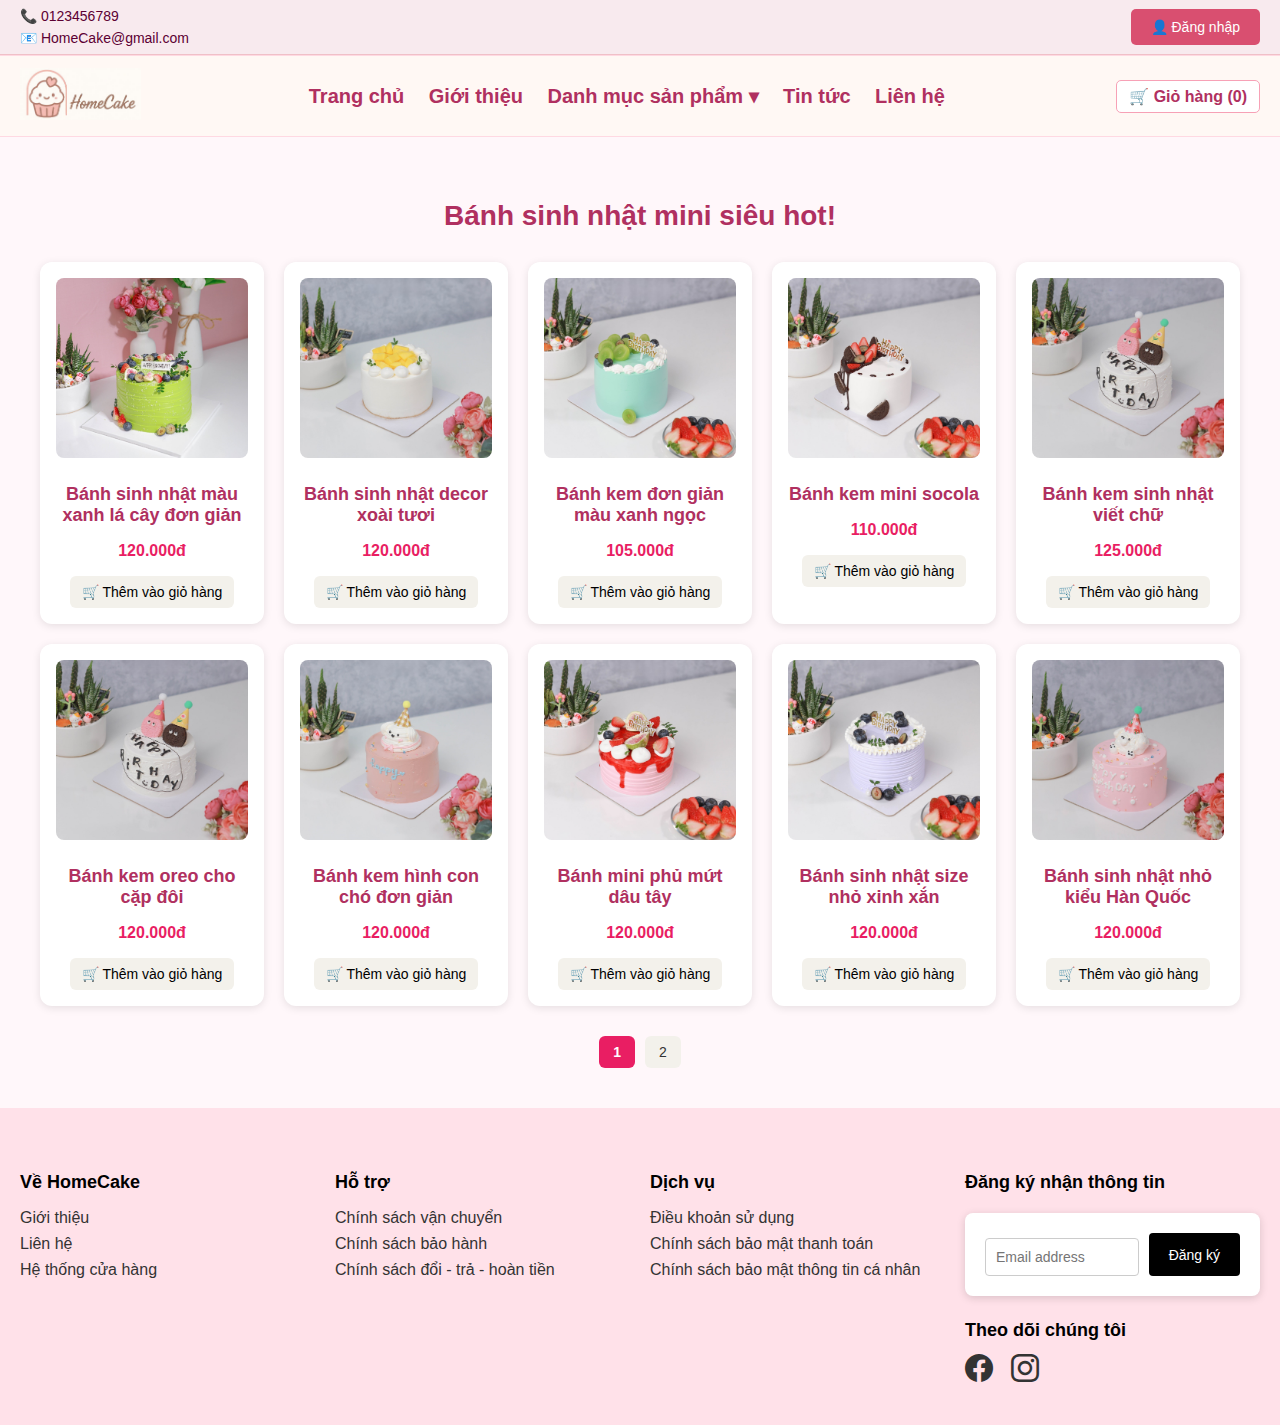
<file: minibirthday.html>
<!DOCTYPE html>
<html lang="vi">
<head>
  <meta charset="UTF-8">
  <meta name="viewport" content="width=device-width, initial-scale=1">
  <title>Bánh sinh nhật mini</title>
  <link rel="stylesheet" href="style.css">
   <link rel="stylesheet" href="https://cdn.jsdelivr.net/npm/bootstrap-icons@1.10.5/font/bootstrap-icons.css">
</head>
<body>
<!-- Thanh trên cùng với thông tin -->
<div class="top-bar">
  <div>
    <span>📞 0123456789</span>
    <span>📧 HomeCake@gmail.com</span>
  </div>
 <!-- Nút đăng nhập -->
<div id="login-section">
  <button onclick="location.href='DangNhap.html'">👤 Đăng nhập</button>
</div>
</div>
<!-- Thanh điều hướng -->
<!-- Thanh điều hướng -->
<nav class="main-nav">
  <!-- Logo bên trái -->
  <div class="nav-left">
    <img src="images/logo.png" alt="HomeCake Logo" class="logo-img">
  </div>

  <!-- Liên kết điều hướng -->
  <div class="nav-links">
    <a href="index.html">Trang chủ</a>
    <a href="about.html">Giới thiệu</a>
    <div class="dropdown">
    <span class="nav-item">Danh mục sản phẩm ▾</a>
    <div class="dropdown-content">
      <a href="minibirthday.html">Bánh sinh nhật mini</a>
      <a href="tiramisu.html">Bánh Tiramisu</a>
      <a href="bonglantrungmuoi.html">Bánh bông lan trứng muối</a>
      <a href="trangmieng.html">Bánh tráng miệng</a>
    </div>
  </div>
    <a href="news.html">Tin tức</a>
    <a href="contact.html">Liên hệ</a>
  </div>
  <!-- Giỏ hàng bên phải -->
  <div class="nav-right">
  <button id="cart-icon" onclick="location.href='giohang.html'">
  🛒 Giỏ hàng <span id="cart-count">(0)</span>
</button>
  </div>
</nav>
<!--Danh sách sản phẩm -->
 <section class="banhsinhnhatmini">
   <h2>Bánh sinh nhật mini siêu hot!</h2>
   <div class="product-grid">
<!--sp01-->
    <div class="product-card">
       <a href="Product_detail/sp01.html" class="product-link">
      <img src="images/HC_19.jpg" alt="Bánh sinh nhật màu xanh lá cây đơn giản">
      <h3>Bánh sinh nhật màu xanh lá cây đơn giản</h3>
      <p>120.000đ</p>
      <div class="product-actions">
     <button class="add-cart" id="add-to-cart">
  🛒 Thêm vào giỏ hàng
</button>
  </div>
       </a>
    </div>
  <!--sp02-->
    <div class="product-card">
      <a href="Product_detail/sp02.html" class="product-link">
      <img src="images/HC_20.jpg" alt="Bánh sinh nhật decor xoài tươi">
      <h3>Bánh sinh nhật decor xoài tươi</h3>
      <p>120.000đ</p>
      <div class="product-actions">
     <button class="add-cart" id="add-to-cart">
  🛒 Thêm vào giỏ hàng
</button>
  </div>
     </a>
    </div>
    <!--sp03-->
    <div class="product-card">
      <a href="Product_detail/sp03.html" class="product-link">
      <img src="images/HC_21.jpg" alt="Bánh kem đơn giản màu xanh ngọc">
      <h3>Bánh kem đơn giản màu xanh ngọc</h3>
      <p>105.000đ</p>
      <div class="product-actions">
    <button class="add-cart" id="add-to-cart">
  🛒 Thêm vào giỏ hàng
</button>
  </div>
        </a>
    </div>
    <!--sp04-->
    <div class="product-card">
      <a href="Product_detail/sp04.html" class="product-link">
      <img src="images/HC_22.jpg" alt="Bánh kem mini socola">
      <h3>Bánh kem mini socola</h3>
      <p>110.000đ</p>
      <div class="product-actions">
    <button class="add-cart" id="add-to-cart">
  🛒 Thêm vào giỏ hàng
</button>
  </div>
        </a>
    </div>
    <!--sp05-->
    <div class="product-card">
      <a href="Product_detail/sp05.html" class="product-link">
      <img src="images/HC_23.jpg" alt="Bánh kem sinh nhật viết chữ">
      <h3>Bánh kem sinh nhật viết chữ</h3>
      <p>125.000đ</p>
      <div class="product-actions">
    <button class="add-cart" id="add-to-cart">
  🛒 Thêm vào giỏ hàng
</button>
  </div>
        </a>
    </div>
  <!--sp06-->
    <div class="product-card">
       <a href="Product_detail/sp06.html" class="product-link">
      <img src="images/HC_24.jpg" alt="Bánh kem oreo cho cặp đôi">
      <h3>Bánh kem oreo cho cặp đôi</h3>
      <p>120.000đ</p>
      <div class="product-actions">
    <button class="add-cart" id="add-to-cart">
  🛒 Thêm vào giỏ hàng
</button>
  </div>
        </a>
    </div>
  <!--sp07-->
    <div class="product-card">
      <a href="Product_detail/sp07.html" class="product-link">
      <img src="images/HC_25.jpg" alt="Bánh kem hình con chó đơn giản">
      <h3>Bánh kem hình con chó đơn giản</h3>
      <p>120.000đ</p>
      <div class="product-actions">
    <button class="add-cart" id="add-to-cart">
  🛒 Thêm vào giỏ hàng
</button>
  </div>
        </a>
    </div>
  <!--sp08-->
    <div class="product-card">
      <a href="Product_detail/sp08.html" class="product-link">
      <img src="images/HC_26.jpg" alt="Bánh mini phủ mứt dâu tây">
      <h3>Bánh mini phủ mứt dâu tây</h3>
      <p>120.000đ</p>
      <div class="product-actions">
   <button class="add-cart" id="add-to-cart">
  🛒 Thêm vào giỏ hàng
</button>
  </div>
        </a>
    </div>
  <!--sp09-->
    <div class="product-card">
      <a href="Product_detail/sp09.html" class="product-link">
      <img src="images/HC_27.jpg" alt="Bánh sinh nhật size nhỏ xinh xắn">
      <h3>Bánh sinh nhật size nhỏ xinh xắn</h3>
      <p>120.000đ</p>
      <div class="product-actions">
    <button class="add-cart" id="add-to-cart">
  🛒 Thêm vào giỏ hàng
</button>
  </div>
        </a>
    </div>
  <!--sp10-->
<div class="product-card">
  <a href="Product_detail/sp10.html" class="product-link">
      <img src="images/HC_28.jpg" alt="Bánh sinh nhật nhỏ kiểu Hàn Quốc">
      <h3>Bánh sinh nhật nhỏ kiểu Hàn Quốc</h3>
      <p>120.000đ</p>
      <div class="product-actions">
   <button class="add-cart" id="add-to-cart">
  🛒 Thêm vào giỏ hàng
</button>
  </div>
        </a>
    </div>
  <!--sp11-->
  <div class="product-card">
      <a href="Product_detail/sp11.html" class="product-link">
      <img src="images/Banhkemcapybaracute.jpg" alt="Bánh kem capybara cute">
      <h3>Bánh kem capybara cute</h3>
      <p>120.000đ</p>
      <div class="product-actions">
    <button class="add-cart" id="add-to-cart">
  🛒 Thêm vào giỏ hàng
</button>
  </div>
        </a>
    </div> 
<!--sp12-->
<div class="product-card">
   <a href="Product_detail/sp12.html" class="product-link">
      <img src="images/Banhkemchaydocdao.jpg" alt="Bánh kem chảy độc đáo">
      <h3>Bánh kem chảy độc đáo</h3>
      <p>130.000đ</p>
      <div class="product-actions">
    <button class="add-cart" id="add-to-cart">
  🛒 Thêm vào giỏ hàng
</button>
  </div>
        </a>
    </div> 
<!--sp13-->
<div class="product-card">
   <a href="Product_detail/sp13.html" class="product-link">
      <img src="images/Banhkemdautaynhenhang.jpg" alt="Bánh kem dâu tây nhẹ nhàng">
      <h3>Bánh kem dâu tây nhẹ nhàng</h3>
      <p>120.000đ</p>
      <div class="product-actions">
   <button class="add-cart" id="add-to-cart">
  🛒 Thêm vào giỏ hàng
</button>
  </div>
        </a>
    </div> 
<!--sp14-->
  <div class="product-card">
      <a href="Product_detail/sp14.html" class="product-link">
      <img src="images/Banhkemhiendaidongian.jpg" alt="Bánh kem hiện đại đơn giản">
      <h3>Bánh kem hiện đại đơn giản</h3>
      <p>120.000đ</p>
      <div class="product-actions">
    <button class="add-cart" id="add-to-cart">
  🛒 Thêm vào giỏ hàng
</button>
  </div>
        </a>
    </div> 
<!--sp15-->
   <div class="product-card">
      <a href="Product_detail/sp15.html" class="product-link">
      <img src="images/Banhkemminihoaquatuoimat.jpg" alt="Bánh kem mini hoa quả tươi mát">
      <h3>Bánh kem mini hoa quả tươi mát</h3>
      <p>125.000đ</p>
      <div class="product-actions">
   <button class="add-cart" id="add-to-cart">
  🛒 Thêm vào giỏ hàng
</button>
  </div>
        </a>
</div>
<!--sp16-->
  <div class="product-card">
        <a href="Product_detail/sp16.html" class="product-link">
      <img src="images/Banhkemminimauhongdep.jpg" alt="Bánh kem mini màu hồng đẹp">
      <h3>Bánh kem mini màu hồng đẹp</h3>
      <p>120.000đ</p>
      <div class="product-actions">
    <button class="add-cart" id="add-to-cart">
  🛒 Thêm vào giỏ hàng
</button>
  </div>
        </a>
    </div> 
<!--sp17-->
  <div class="product-card">
     <a href="Product_detail/sp17.html" class="product-link">
      <img src="images/Banhkemnodongian.jpg" alt="Bánh kem nơ đơn giản">
      <h3>Bánh kem nơ đơn giản</h3>
      <p>120.000đ</p>
      <div class="product-actions">
   <button class="add-cart" id="add-to-cart">
  🛒 Thêm vào giỏ hàng
</button>
  </div>
        </a>
    </div>
<!--sp18-->
   <div class="product-card">
         <a href="Product_detail/sp18.html" class="product-link">
      <img src="images/Banhkemvangchanh.jpg" alt="Bánh kem màu vàng chanh">
      <h3>Bánh kem màu vàng chanh</h3>
      <p>120.000đ</p>
      <div class="product-actions">
    <button class="add-cart" id="add-to-cart">
  🛒 Thêm vào giỏ hàng
</button>
  </div>
        </a>
    </div>  
  <!--sp19-->
  <div class="product-card">
         <a href="Product_detail/sp19.html" class="product-link">
      <img src="images/Banhsinhnhatnhomaupastel.jpg" alt="Bánh sinh nhật nhỏ màu pastel">
      <h3>Bánh sinh nhật nhỏ màu pastel</h3>
      <p>120.000đ</p>
      <div class="product-actions">
   <button class="add-cart" id="add-to-cart">
  🛒 Thêm vào giỏ hàng
</button>
  </div>
        </a>
    </div>
  <!--sp20-->
   <div class="product-card">
      <a href="Product_detail/sp20.html" class="product-link">
      <img src="images/Banhsinhnhattonehongxinh.jpg" alt="Bánh sinh nhật tone hồng xinh">
      <h3>Bánh sinh nhật tone hồng xinh</h3>
      <p>120.000đ</p>
      <div class="product-actions">
   <button class="add-cart" id="add-to-cart">
  🛒 Thêm vào giỏ hàng
</button>
  </div>
        </a>
    </div>                    
    </section>
<!-- Footer -->
<footer>
    <div class="footer-grid">

      <div class="footer-column">
        <h4>Về HomeCake</h4>
        <ul>
          <li><a href="about.html">Giới thiệu</a></li>
          <li><a href="contact.html">Liên hệ</a></li>
          <li><a href="footer/hethongcuahang.html">Hệ thống cửa hàng</a></li>
        </ul>
      </div>

      <div class="footer-column">
        <h4>Hỗ trợ</h4>
        <ul>
          <li><a href="footer/chinhsachvanchuyen.html">Chính sách vận chuyển</a></li>
          <li><a href="footer/chinhsachbaohanh.html">Chính sách bảo hành</a></li>
          <li><a href="footer/chinhsachdoitra.html">Chính sách đổi - trả - hoàn tiền</a></li>
        </ul>
      </div>

      <div class="footer-column">
        <h4>Dịch vụ</h4>
        <ul>
          <li><a href="footer/dieukhoan.html">Điều khoản sử dụng</a></li>
          <li><a href="footer/csbaomattt.html">Chính sách bảo mật thanh toán</a></li>
          <li><a href="footer/csbaomattcn.html">Chính sách bảo mật thông tin cá nhân</a></li>
        </ul>
      </div>

      <div class="footer-column newsletter">
        <h4>Đăng ký nhận thông tin</h4>
        <form class="newsletter-form">
          <input type="email" placeholder="Email address" required>
          <button type="submit">Đăng ký</button>
        </form>

        <h4>Theo dõi chúng tôi</h4>
        <div class="social-icons">
          <a class="link-body-emphasis" href="https://www.facebook.com/profile.php?id=61569610366411" target="_blank">
              <i class="bi bi-facebook fs-4"></i>
          </a>

          <a href="https://www.instagram.com/home.cake_04/" target="_blank">
              <i class="bi bi-instagram fs-4"></i>
           </a>
        </div>
      </div>

    </div>
  </footer>

 <script src="script.js"></script>
</body>
</html>
</file>
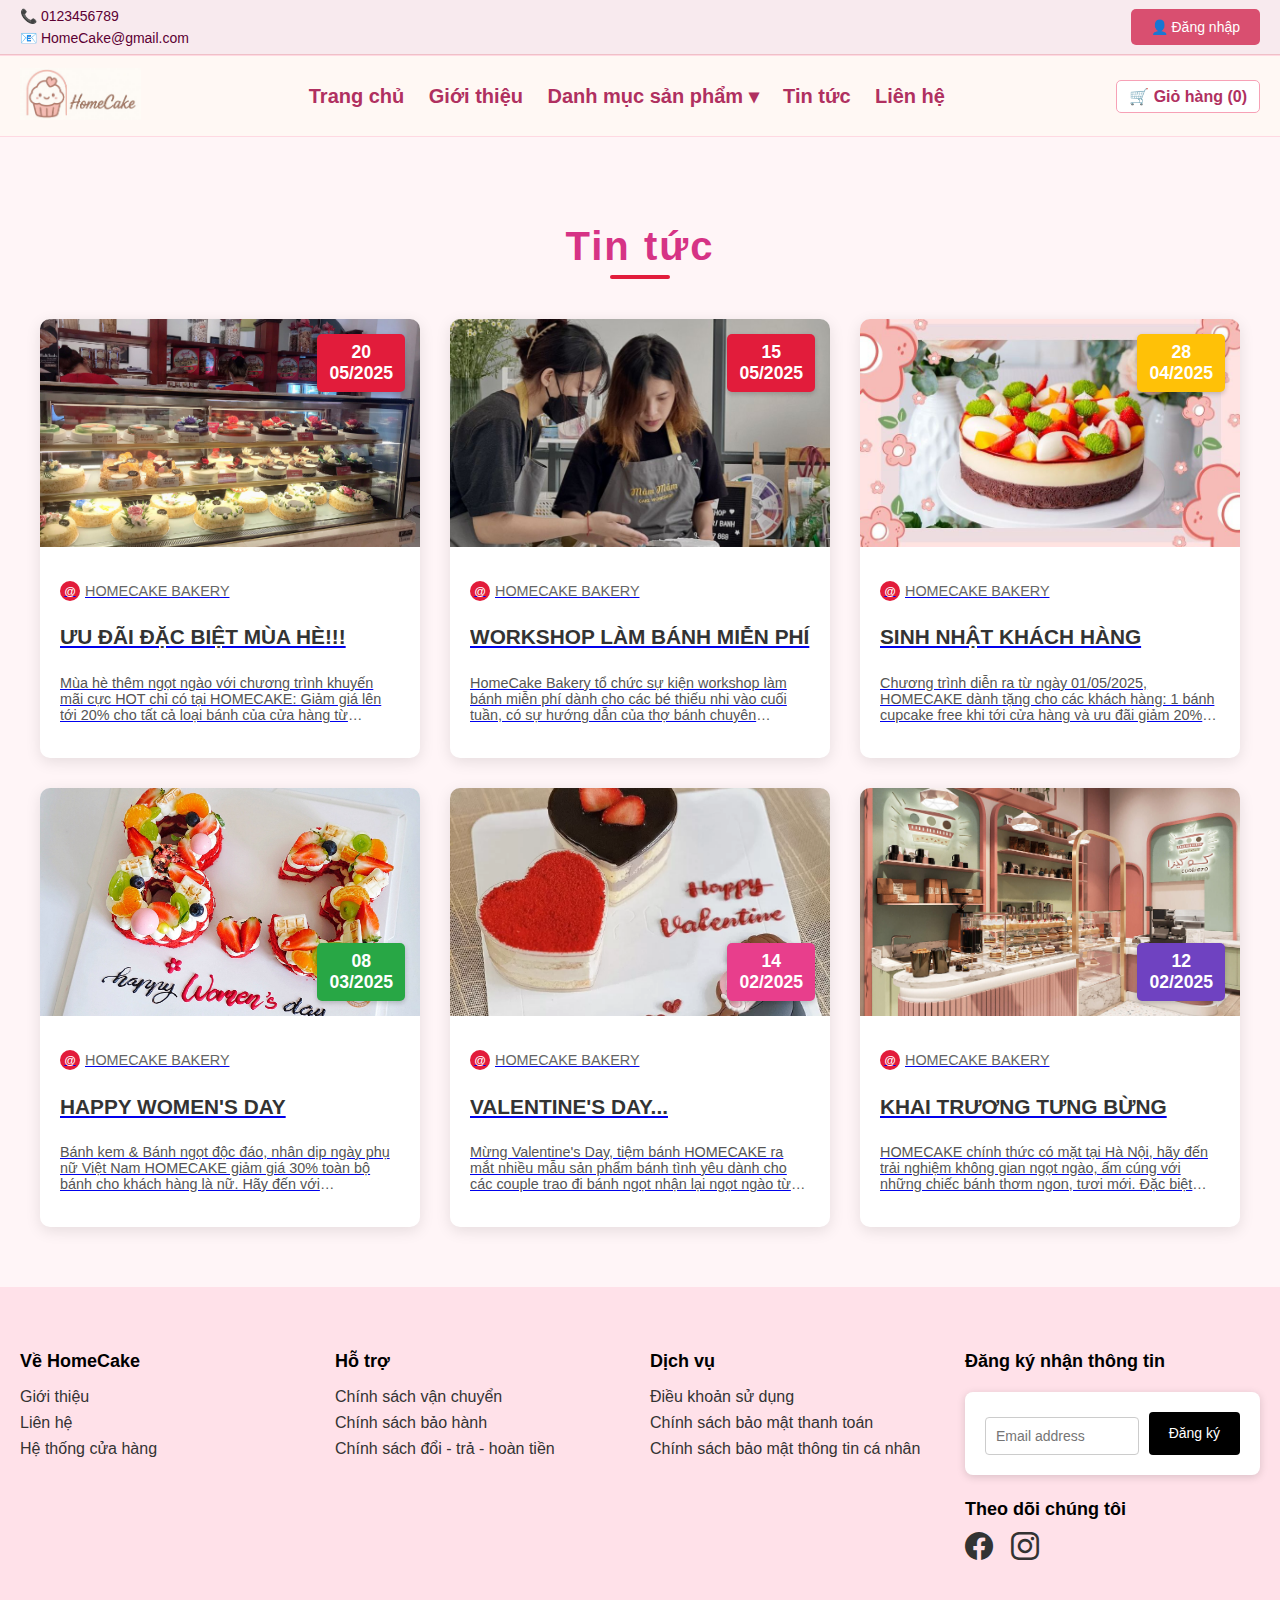
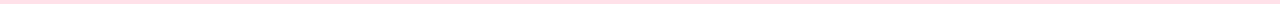
<file: news.html>
<!DOCTYPE html>
<html lang="vi">
<head>
  <meta charset="UTF-8">
  <meta name="viewport" content="width=device-width, initial-scale=1">
  <title>Tin tức</title>
  <link rel="stylesheet" href="style.css">
  <link href="https://fonts.googleapis.com/css2?family=Roboto:wght@400;700&display=swap" rel="stylesheet">
   <link rel="stylesheet" href="https://cdn.jsdelivr.net/npm/bootstrap-icons@1.10.5/font/bootstrap-icons.css">
</head>
<body>
<!-- Thanh trên cùng với thông tin -->
<div class="top-bar">
  <div>
    <span>📞 0123456789</span>
    <span>📧 HomeCake@gmail.com</span>
  </div>
  <!-- Nút đăng nhập -->
<div id="login-section">
  <button onclick="location.href='DangNhap.html'">👤 Đăng nhập</button>
</div>
</div>
<!-- Thanh điều hướng -->
<!-- Thanh điều hướng -->
<nav class="main-nav">
  <!-- Logo bên trái -->
  <div class="nav-left">
    <img src="images/logo.png" alt="HomeCake Logo" class="logo-img">
  </div>

  <!-- Liên kết điều hướng -->
  <div class="nav-links">
    <a href="index.html">Trang chủ</a>
    <a href="about.html">Giới thiệu</a>
    <div class="dropdown">
    <span class="nav-item">Danh mục sản phẩm ▾</a>
    <div class="dropdown-content">
      <a href="minibirthday.html">Bánh sinh nhật mini</a>
      <a href="tiramisu.html">Bánh Tiramisu</a>
      <a href="bonglantrungmuoi.html">Bánh bông lan trứng muối</a>
      <a href="trangmieng.html">Bánh tráng miệng</a>
    </div>
  </div>
    <a href="news.html">Tin tức</a>
    <a href="contact.html">Liên hệ</a>
  </div>

 <!-- Giỏ hàng bên phải -->
  <div class="nav-right">
  <button id="cart-icon" onclick="location.href='giohang.html'">
  🛒 Giỏ hàng <span id="cart-count">(0)</span>
</button>
  </div>
</nav>

 <div class="news-page-container">
        <h1 class="page-title">Tin tức</h1>

        <div class="news-grid">
            <a href="summer.html">
            <div class="news-card">
                <div class="news-image-wrapper">
                    <img src="images/Givral-Bakery.jpg" alt="HOMECAKE Bakery ưu đãi mùa hè">
                    <div class="date-tag top-right">
                        <span>20</span><br><span>05/2025</span>
                    </div>
                </div>
                <div class="news-content">
                    <p class="category"><span class="icon">@</span> HOMECAKE BAKERY</p>
                    <h2 class="news-title">ƯU ĐÃI ĐẶC BIỆT MÙA HÈ!!!</h2>
                    <p class="news-excerpt">Mùa hè thêm ngọt ngào với chương trình khuyến mãi cực HOT chỉ có tại HOMECAKE: Giảm giá lên tới 20% cho tất cả loại bánh của cửa hàng từ 25/05/2025 tới 25/06/2025</p>
                  </div>
            </div>
                  </a>

            <a href="newsWorkshop.html">     
            <div class="news-card">
                <div class="news-image-wrapper">
                    <img src="images/ws.jpg" alt="HOMECAKE Bakery workshop">
                    <div class="date-tag top-right">
                        <span>15</span><br><span>05/2025</span>
                    </div>
                </div>
                <div class="news-content">
                    <p class="category"><span class="icon">@</span> HOMECAKE BAKERY</p>
                    <h2 class="news-title">WORKSHOP LÀM BÁNH MIỄN PHÍ</h2>
                    <p class="news-excerpt">HomeCake Bakery tổ chức sự kiện workshop làm bánh miễn phí dành cho các bé thiếu nhi vào cuối tuần, có sự hướng dẫn của thợ bánh chuyên nghiệp,...</p>
                </div>
            </div>
            </a>

            <a href="newSN.html">
            <div class="news-card">
                <div class="news-image-wrapper">
                    <img src="images/sn.jpg" alt="Sinh nhật">
                    <div class="date-tag top-right yellow">
                        <span>28</span><br><span>04/2025</span>
                    </div>
                </div>
                <div class="news-content">
                    <p class="category"><span class="icon">@</span> HOMECAKE BAKERY</p>
                    <h2 class="news-title">SINH NHẬT KHÁCH HÀNG</h2>
                    <p class="news-excerpt">Chương trình diễn ra từ ngày 01/05/2025, HOMECAKE dành tặng cho các khách hàng: 1 bánh cupcake free khi tới cửa hàng và ưu đãi giảm 20% toàn bộ hóa đơn.</p>
                </div>
            </div>
            </a>

            <a href="newsWMD.html">
            <div class="news-card">
                <div class="news-image-wrapper">
                    <img src="images/wm.jpg" alt="Sinh nhật">
                    <div class="date-tag bottom-right green">
                        <span>08</span><br><span>03/2025</span>
                    </div>
                </div>
                <div class="news-content">
                    <p class="category"><span class="icon">@</span> HOMECAKE BAKERY</p>
                    <h2 class="news-title">HAPPY WOMEN'S DAY</h2>
                    <p class="news-excerpt">Bánh kem & Bánh ngọt độc đáo, nhân dịp ngày phụ nữ Việt Nam HOMECAKE giảm giá 30% toàn bộ bánh cho khách hàng là nữ. Hãy đến với HOMECAKE ngay thôi!</p>
                </div>
            </div>
            </a>

            <a href="newsVLT.html">
            <div class="news-card">
                <div class="news-image-wrapper">
                    <img src="images/vlt.jpg" alt="Valentine's Day">
                    <div class="date-tag bottom-right pink">
                        <span>14</span><br><span>02/2025</span>
                    </div>
                </div>
                <div class="news-content">
                    <p class="category"><span class="icon">@</span> HOMECAKE BAKERY</p>
                    <h2 class="news-title">VALENTINE'S DAY...</h2>
                    <p class="news-excerpt">Mừng Valentine's Day, tiệm bánh HOMECAKE ra mắt nhiều mẫu sản phẩm bánh tình yêu dành cho các couple trao đi bánh ngọt nhận lại ngọt ngào từ người mình yêu</p>
                </div>
            </div>
            </a>

            <a href="newsKT.html">
            <div class="news-card">
                <div class="news-image-wrapper">
                    <img src="images/cuahang.jpg" alt="cuahang">
                    <div class="date-tag bottom-right purple">
                        <span>12</span><br><span>02/2025</span>
                    </div>
                </div>
                <div class="news-content">
                    <p class="category"><span class="icon">@</span> HOMECAKE BAKERY</p>
                    <h2 class="news-title">KHAI TRƯƠNG TƯNG BỪNG</h2>
                    <p class="news-excerpt">HOMECAKE chính thức có mặt tại Hà Nội, hãy đến trải nghiệm không gian ngọt ngào, ấm cúng với những chiếc bánh thơm ngon, tươi mới. Đặc biệt giảm 30% cho 100 khách hàng đầu tiên</p>
                </div>
            </div>
            </a>

        </div>
    </div>

<!-- Footer -->
 <footer>
    <div class="footer-grid">

      <div class="footer-column">
        <h4>Về HomeCake</h4>
        <ul>
          <li><a href="about.html">Giới thiệu</a></li>
          <li><a href="contact.html">Liên hệ</a></li>
          <li><a href="footer/hethongcuahang.html">Hệ thống cửa hàng</a></li>
        </ul>
      </div>

      <div class="footer-column">
        <h4>Hỗ trợ</h4>
        <ul>
          <li><a href="footer/chinhsachvanchuyen.html">Chính sách vận chuyển</a></li>
          <li><a href="footer/chinhsachbaohanh.html">Chính sách bảo hành</a></li>
          <li><a href="footer/chinhsachdoitra.html">Chính sách đổi - trả - hoàn tiền</a></li>
        </ul>
      </div>

      <div class="footer-column">
        <h4>Dịch vụ</h4>
        <ul>
          <li><a href="footer/dieukhoan.html">Điều khoản sử dụng</a></li>
          <li><a href="footer/csbaomattt.html">Chính sách bảo mật thanh toán</a></li>
          <li><a href="footer/csbaomattcn.html">Chính sách bảo mật thông tin cá nhân</a></li>
        </ul>
      </div>

      <div class="footer-column newsletter">
        <h4>Đăng ký nhận thông tin</h4>
        <form class="newsletter-form">
          <input type="email" placeholder="Email address" required>
          <button type="submit">Đăng ký</button>
        </form>

        <h4>Theo dõi chúng tôi</h4>
        <div class="social-icons">
          <a class="link-body-emphasis" href="https://www.facebook.com/profile.php?id=61569610366411" target="_blank">
              <i class="bi bi-facebook fs-4"></i>
          </a>

          <a href="https://www.instagram.com/home.cake_04/" target="_blank">
              <i class="bi bi-instagram fs-4"></i>
           </a>
        </div>
      </div>

    </div>
  </footer>
</body>
</html>
</file>
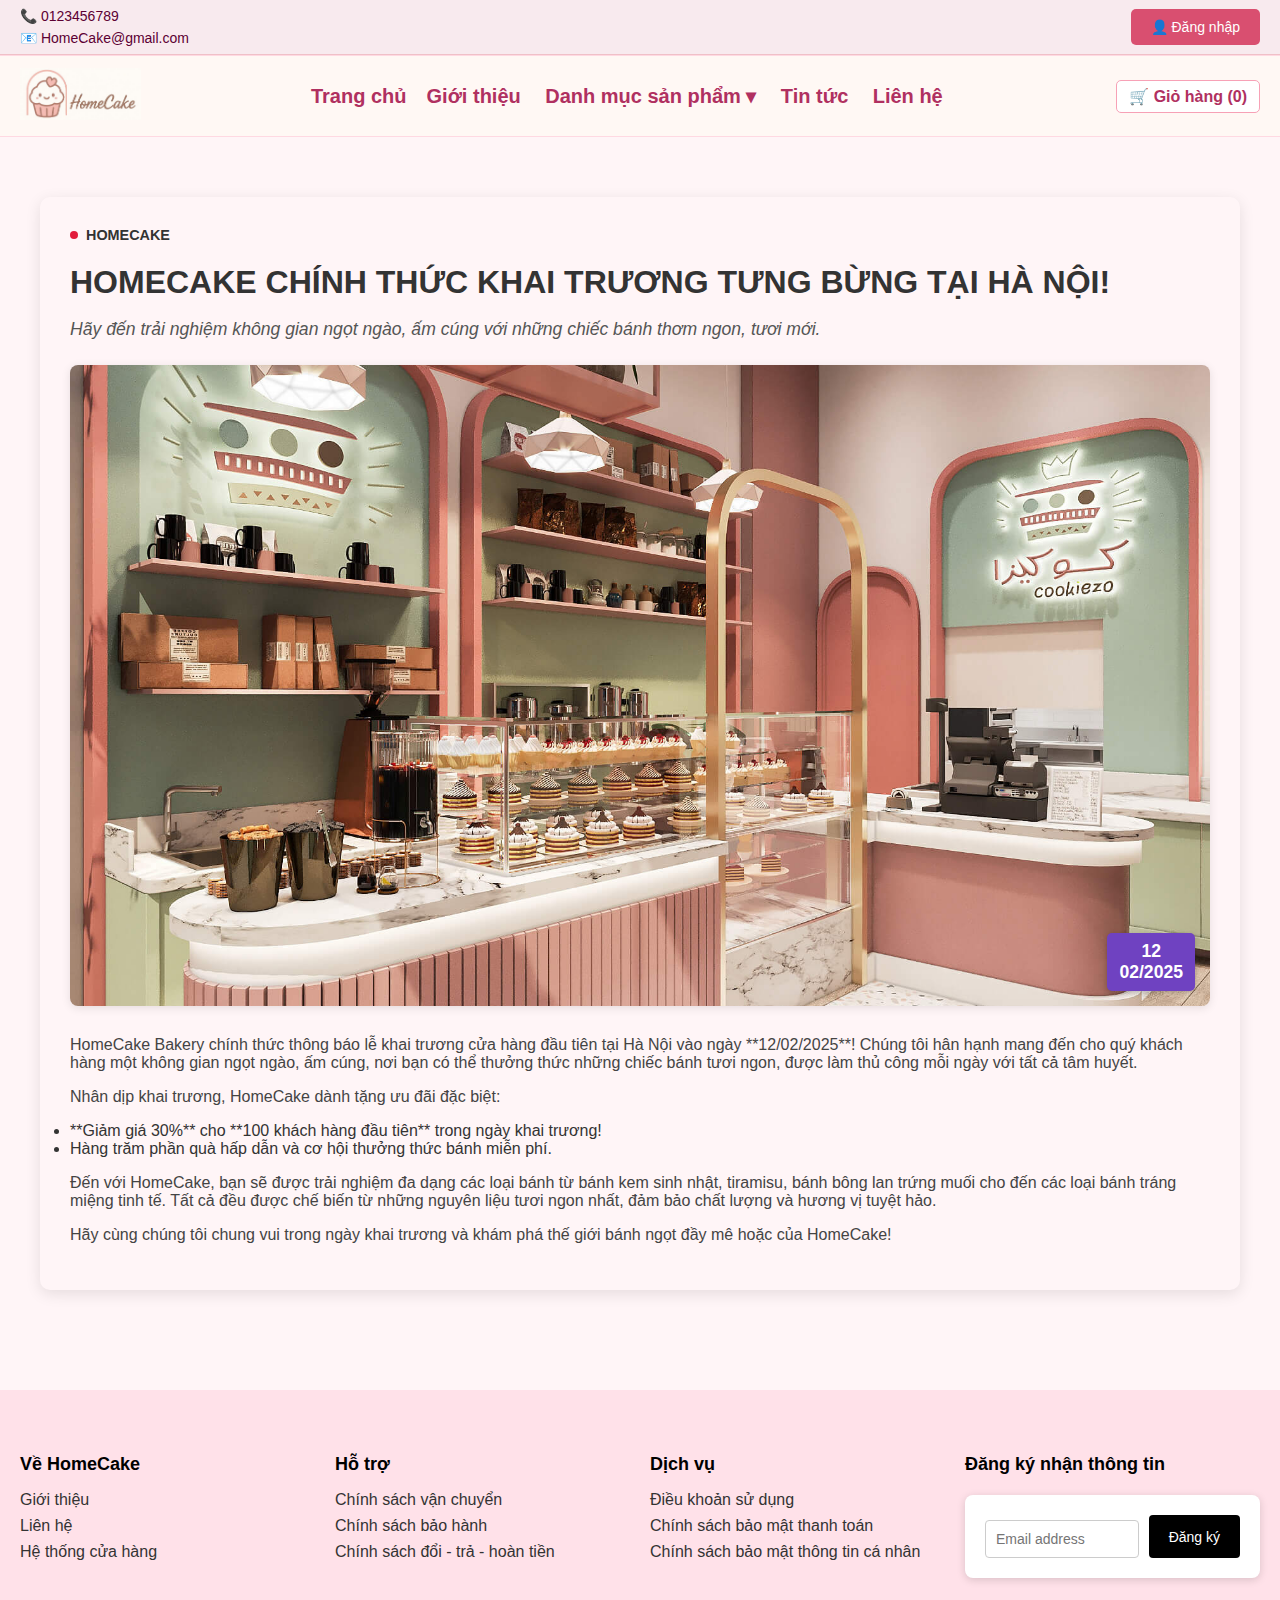
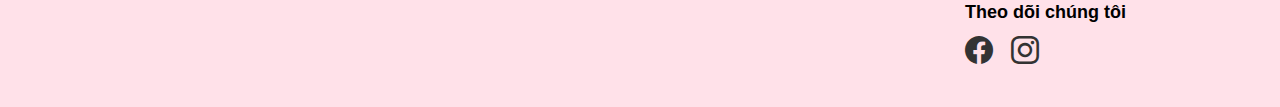
<file: newsKT.html>
<!DOCTYPE html>
<html lang="vi">
<head>
    <meta charset="UTF-8">
    <meta name="viewport" content="width=device-width, initial-scale=1.0">
    <title>KHAI TRƯƠNG TƯNG BỪNG - Tin Tức HomeCake</title>
    <link rel="stylesheet" href="style.css">
    <link href="https://fonts.googleapis.com/css2?family=Roboto:wght@400;700&display=swap" rel="stylesheet">
     <link rel="stylesheet" href="https://cdn.jsdelivr.net/npm/bootstrap-icons@1.10.5/font/bootstrap-icons.css">
</head>
<body>
    <div class="top-bar">
        <div><span>📞 0123456789</span><span>📧 HomeCake@gmail.com</span></div>
        <!-- Nút đăng nhập -->
<div id="login-section">
  <button onclick="location.href='DangNhap.html'">👤 Đăng nhập</button>
</div>
    </div>
    <nav class="main-nav">
        <div class="nav-left"><img src="images/logo.png" alt="HomeCake Logo" class="logo-img"></div>
        <div class="nav-links">
            <a href="index.html">Trang chủ</a><a href="about.html">Giới thiệu</a>
            <div class="dropdown"><span class="nav-item">Danh mục sản phẩm ▾</span>
                <div class="dropdown-content">
                    <a href="minibirthday.html">Bánh sinh nhật mini</a><a href="tiramisu.html">Bánh Tiramisu</a>
                    <a href="bonglantrungmuoi.html">Bánh bông lan trứng muối</a><a href="trangmieng.html">Bánh tráng miệng</a>
                </div>
            </div>
            <a href="news.html">Tin tức</a>
            <a href="contact.html">Liên hệ</a>
        </div>
        <!-- Giỏ hàng bên phải -->
  <div class="nav-right">
  <button id="cart-icon" onclick="location.href='giohang.html'">
  🛒 Giỏ hàng <span id="cart-count">(0)</span>
</button>
  </div>
    </nav>

    <div class="news-page-container">
        <div class="featured-news-article">
            <div class="article-meta">
                <span class="brand-name"><span class="dot"></span> HOMECAKE</span>
            </div>
            <h1 class="article-title">HOMECAKE CHÍNH THỨC KHAI TRƯƠNG TƯNG BỪNG TẠI HÀ NỘI!</h1>
            <p class="article-intro">Hãy đến trải nghiệm không gian ngọt ngào, ấm cúng với những chiếc bánh thơm ngon, tươi mới.</p>

            <div class="article-image-wrapper">
                <img src="images/cuahang.jpg" alt="Cửa hàng HomeCake khai trương">
                <div class="date-tag bottom-right purple">
                    <span>12</span><br><span>02/2025</span>
                </div>
            </div>

            <div class="article-body">
                <p>HomeCake Bakery chính thức thông báo lễ khai trương cửa hàng đầu tiên tại Hà Nội vào ngày **12/02/2025**! Chúng tôi hân hạnh mang đến cho quý khách hàng một không gian ngọt ngào, ấm cúng, nơi bạn có thể thưởng thức những chiếc bánh tươi ngon, được làm thủ công mỗi ngày với tất cả tâm huyết.</p>
                <p>Nhân dịp khai trương, HomeCake dành tặng ưu đãi đặc biệt:</p>
                
                    <li>**Giảm giá 30%** cho **100 khách hàng đầu tiên** trong ngày khai trương!</li>
                    <li>Hàng trăm phần quà hấp dẫn và cơ hội thưởng thức bánh miễn phí.</li>
              
                <p>Đến với HomeCake, bạn sẽ được trải nghiệm đa dạng các loại bánh từ bánh kem sinh nhật, tiramisu, bánh bông lan trứng muối cho đến các loại bánh tráng miệng tinh tế. Tất cả đều được chế biến từ những nguyên liệu tươi ngon nhất, đảm bảo chất lượng và hương vị tuyệt hảo.</p>
                <p>Hãy cùng chúng tôi chung vui trong ngày khai trương và khám phá thế giới bánh ngọt đầy mê hoặc của HomeCake!</p>
        
            </div>
        </div>
    </div>

    <footer>
    <div class="footer-grid">

      <div class="footer-column">
        <h4>Về HomeCake</h4>
        <ul>
          <li><a href="about.html">Giới thiệu</a></li>
          <li><a href="contact.html">Liên hệ</a></li>
          <li><a href="footer/hethongcuahang.html">Hệ thống cửa hàng</a></li>
        </ul>
      </div>

      <div class="footer-column">
        <h4>Hỗ trợ</h4>
        <ul>
          <li><a href="footer/chinhsachvanchuyen.html">Chính sách vận chuyển</a></li>
          <li><a href="footer/chinhsachbaohanh.html">Chính sách bảo hành</a></li>
          <li><a href="footer/chinhsachdoitra.html">Chính sách đổi - trả - hoàn tiền</a></li>
        </ul>
      </div>

      <div class="footer-column">
        <h4>Dịch vụ</h4>
        <ul>
          <li><a href="footer/dieukhoan.html">Điều khoản sử dụng</a></li>
          <li><a href="footer/csbaomattt.html">Chính sách bảo mật thanh toán</a></li>
          <li><a href="footer/csbaomattcn.html">Chính sách bảo mật thông tin cá nhân</a></li>
        </ul>
      </div>

      <div class="footer-column newsletter">
        <h4>Đăng ký nhận thông tin</h4>
        <form class="newsletter-form">
          <input type="email" placeholder="Email address" required>
          <button type="submit">Đăng ký</button>
        </form>

        <h4>Theo dõi chúng tôi</h4>
        <div class="social-icons">
          <a class="link-body-emphasis" href="https://www.facebook.com/profile.php?id=61569610366411" target="_blank">
              <i class="bi bi-facebook fs-4"></i>
          </a>

          <a href="https://www.instagram.com/home.cake_04/" target="_blank">
              <i class="bi bi-instagram fs-4"></i>
           </a>
        </div>
      </div>

    </div>
  </footer>
</body>
</html>
</file>
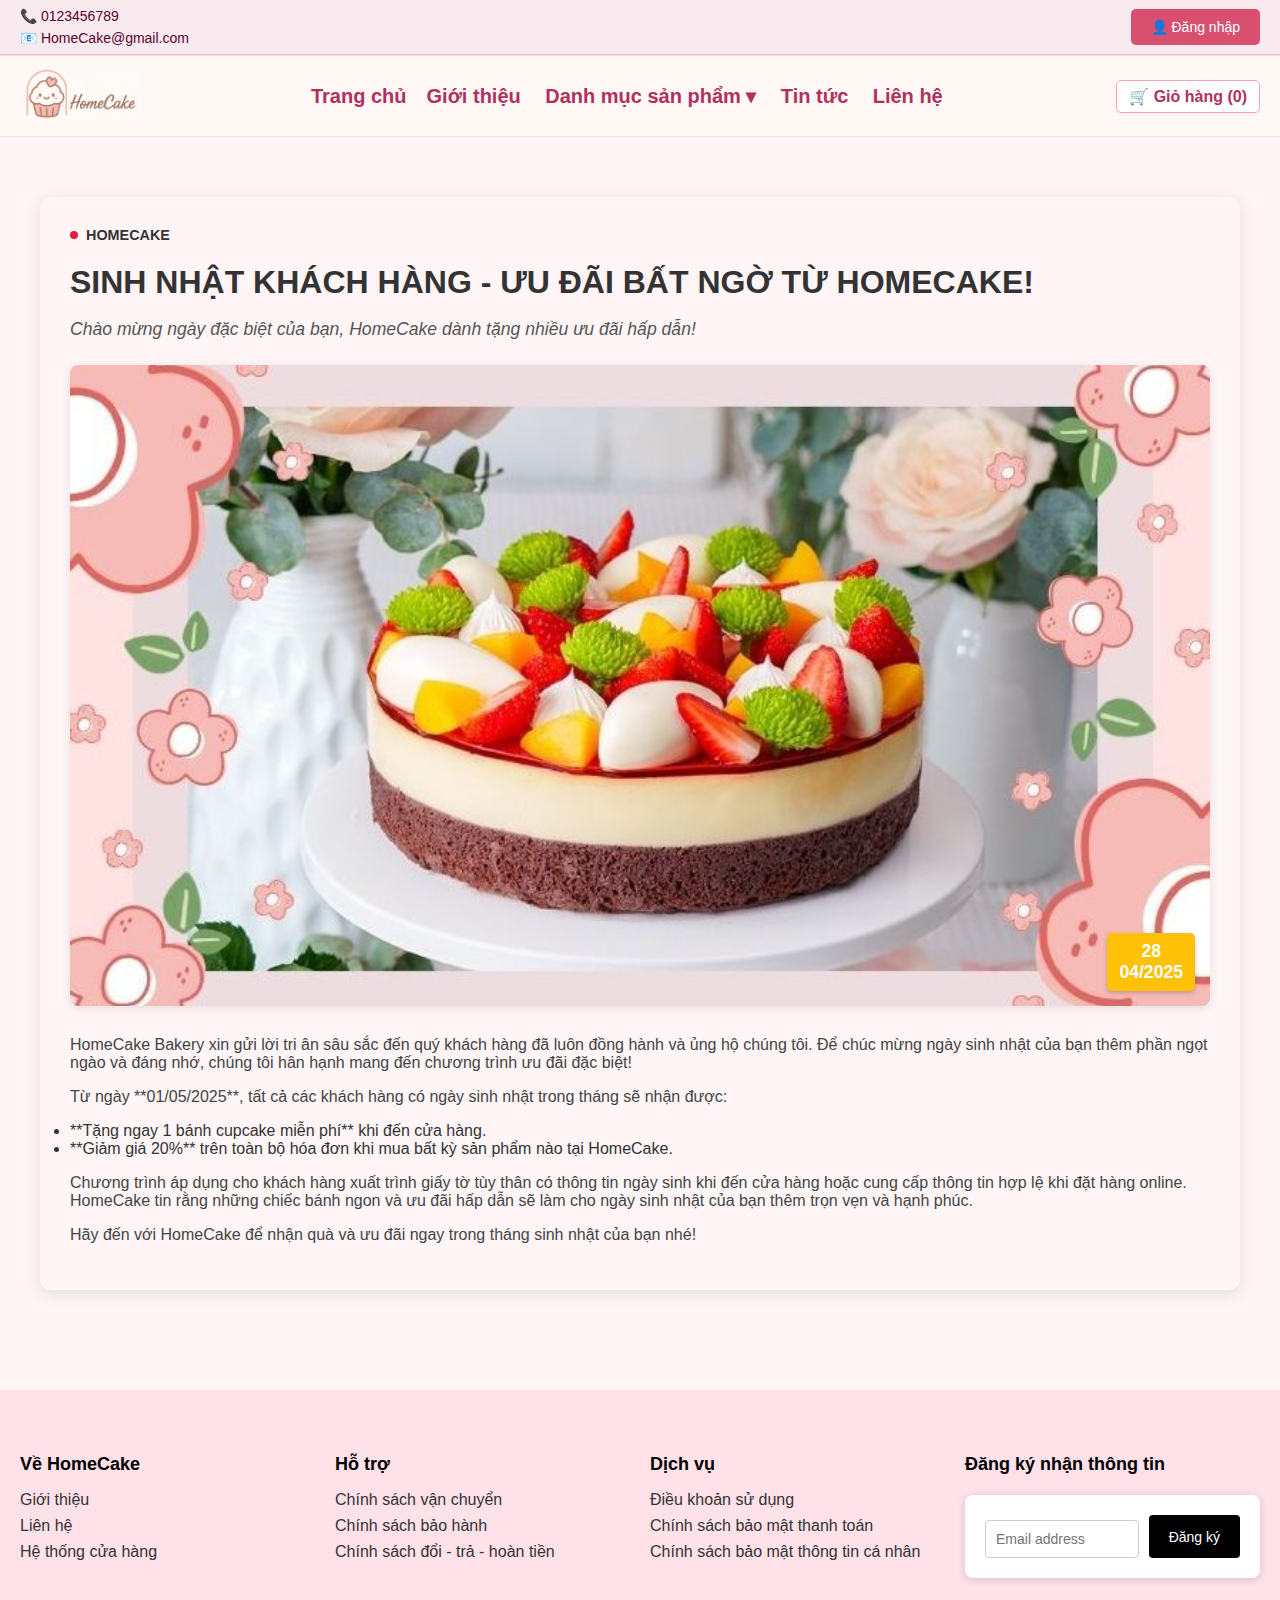
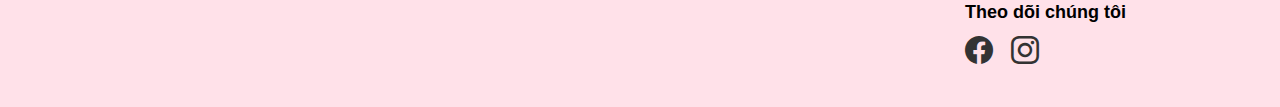
<file: newSN.html>
<!DOCTYPE html>
<html lang="vi">
<head>
    <meta charset="UTF-8">
    <meta name="viewport" content="width=device-width, initial-scale=1.0">
    <title>SINH NHẬT KHÁCH HÀNG - ƯU ĐÃI BẤT NGỜ - Tin Tức HomeCake</title>
    <link rel="stylesheet" href="style.css">
    <link href="https://fonts.googleapis.com/css2?family=Roboto:wght@400;700&display=swap" rel="stylesheet">
     <link rel="stylesheet" href="https://cdn.jsdelivr.net/npm/bootstrap-icons@1.10.5/font/bootstrap-icons.css">
</head>
<body>
    <div class="top-bar">
        <div><span>📞 0123456789</span><span>📧 HomeCake@gmail.com</span></div>
        <!-- Nút đăng nhập -->
<div id="login-section">
  <button onclick="location.href='DangNhap.html'">👤 Đăng nhập</button>
</div>
    </div>
    <nav class="main-nav">
        <div class="nav-left"><img src="images/logo.png" alt="HomeCake Logo" class="logo-img"></div>
        <div class="nav-links">
            <a href="index.html">Trang chủ</a><a href="about.html">Giới thiệu</a>
            <div class="dropdown"><span class="nav-item">Danh mục sản phẩm ▾</span>
                <div class="dropdown-content">
                    <a href="minibirthday.html">Bánh sinh nhật mini</a><a href="tiramisu.html">Bánh Tiramisu</a>
                    <a href="bonglantrungmuoi.html">Bánh bông lan trứng muối</a><a href="trangmieng.html">Bánh tráng miệng</a>
                </div>
            </div>
            <a href="news.html">Tin tức</a>
            <a href="contact.html">Liên hệ</a>
        </div>
        <!-- Giỏ hàng bên phải -->
  <div class="nav-right">
  <button id="cart-icon" onclick="location.href='giohang.html'">
  🛒 Giỏ hàng <span id="cart-count">(0)</span>
</button>
  </div>
    </nav>

    <div class="news-page-container">
        <div class="featured-news-article">
            <div class="article-meta">
                <span class="brand-name"><span class="dot"></span> HOMECAKE</span>
            </div>
            <h1 class="article-title">SINH NHẬT KHÁCH HÀNG - ƯU ĐÃI BẤT NGỜ TỪ HOMECAKE!</h1>
            <p class="article-intro">Chào mừng ngày đặc biệt của bạn, HomeCake dành tặng nhiều ưu đãi hấp dẫn!</p>

            <div class="article-image-wrapper">
                <img src="images/sn.jpg" alt="Sinh nhật khách hàng">
                <div class="date-tag bottom-right yellow">
                    <span>28</span><br><span>04/2025</span>
                </div>
            </div>

            <div class="article-body">
                <p>HomeCake Bakery xin gửi lời tri ân sâu sắc đến quý khách hàng đã luôn đồng hành và ủng hộ chúng tôi. Để chúc mừng ngày sinh nhật của bạn thêm phần ngọt ngào và đáng nhớ, chúng tôi hân hạnh mang đến chương trình ưu đãi đặc biệt!</p>
                <p>Từ ngày **01/05/2025**, tất cả các khách hàng có ngày sinh nhật trong tháng sẽ nhận được:</p>
                
                    <li>**Tặng ngay 1 bánh cupcake miễn phí** khi đến cửa hàng.</li>
                    <li>**Giảm giá 20%** trên toàn bộ hóa đơn khi mua bất kỳ sản phẩm nào tại HomeCake.</li>
                
                <p>Chương trình áp dụng cho khách hàng xuất trình giấy tờ tùy thân có thông tin ngày sinh khi đến cửa hàng hoặc cung cấp thông tin hợp lệ khi đặt hàng online. HomeCake tin rằng những chiếc bánh ngon và ưu đãi hấp dẫn sẽ làm cho ngày sinh nhật của bạn thêm trọn vẹn và hạnh phúc.</p>
                <p>Hãy đến với HomeCake để nhận quà và ưu đãi ngay trong tháng sinh nhật của bạn nhé!</p>
            </div>
        </div>
    </div>

     <footer>
    <div class="footer-grid">

      <div class="footer-column">
        <h4>Về HomeCake</h4>
        <ul>
          <li><a href="about.html">Giới thiệu</a></li>
          <li><a href="contact.html">Liên hệ</a></li>
          <li><a href="footer/hethongcuahang.html">Hệ thống cửa hàng</a></li>
        </ul>
      </div>

      <div class="footer-column">
        <h4>Hỗ trợ</h4>
        <ul>
          <li><a href="footer/chinhsachvanchuyen.html">Chính sách vận chuyển</a></li>
          <li><a href="footer/chinhsachbaohanh.html">Chính sách bảo hành</a></li>
          <li><a href="footer/chinhsachdoitra.html">Chính sách đổi - trả - hoàn tiền</a></li>
        </ul>
      </div>

      <div class="footer-column">
        <h4>Dịch vụ</h4>
        <ul>
          <li><a href="footer/dieukhoan.html">Điều khoản sử dụng</a></li>
          <li><a href="footer/csbaomattt.html">Chính sách bảo mật thanh toán</a></li>
          <li><a href="footer/csbaomattcn.html">Chính sách bảo mật thông tin cá nhân</a></li>
        </ul>
      </div>

      <div class="footer-column newsletter">
        <h4>Đăng ký nhận thông tin</h4>
        <form class="newsletter-form">
          <input type="email" placeholder="Email address" required>
          <button type="submit">Đăng ký</button>
        </form>

        <h4>Theo dõi chúng tôi</h4>
        <div class="social-icons">
          <a class="link-body-emphasis" href="https://www.facebook.com/profile.php?id=61569610366411" target="_blank">
              <i class="bi bi-facebook fs-4"></i>
          </a>

          <a href="https://www.instagram.com/home.cake_04/" target="_blank">
              <i class="bi bi-instagram fs-4"></i>
           </a>
        </div>
      </div>

    </div>
  </footer>
</body>
</html>
</file>
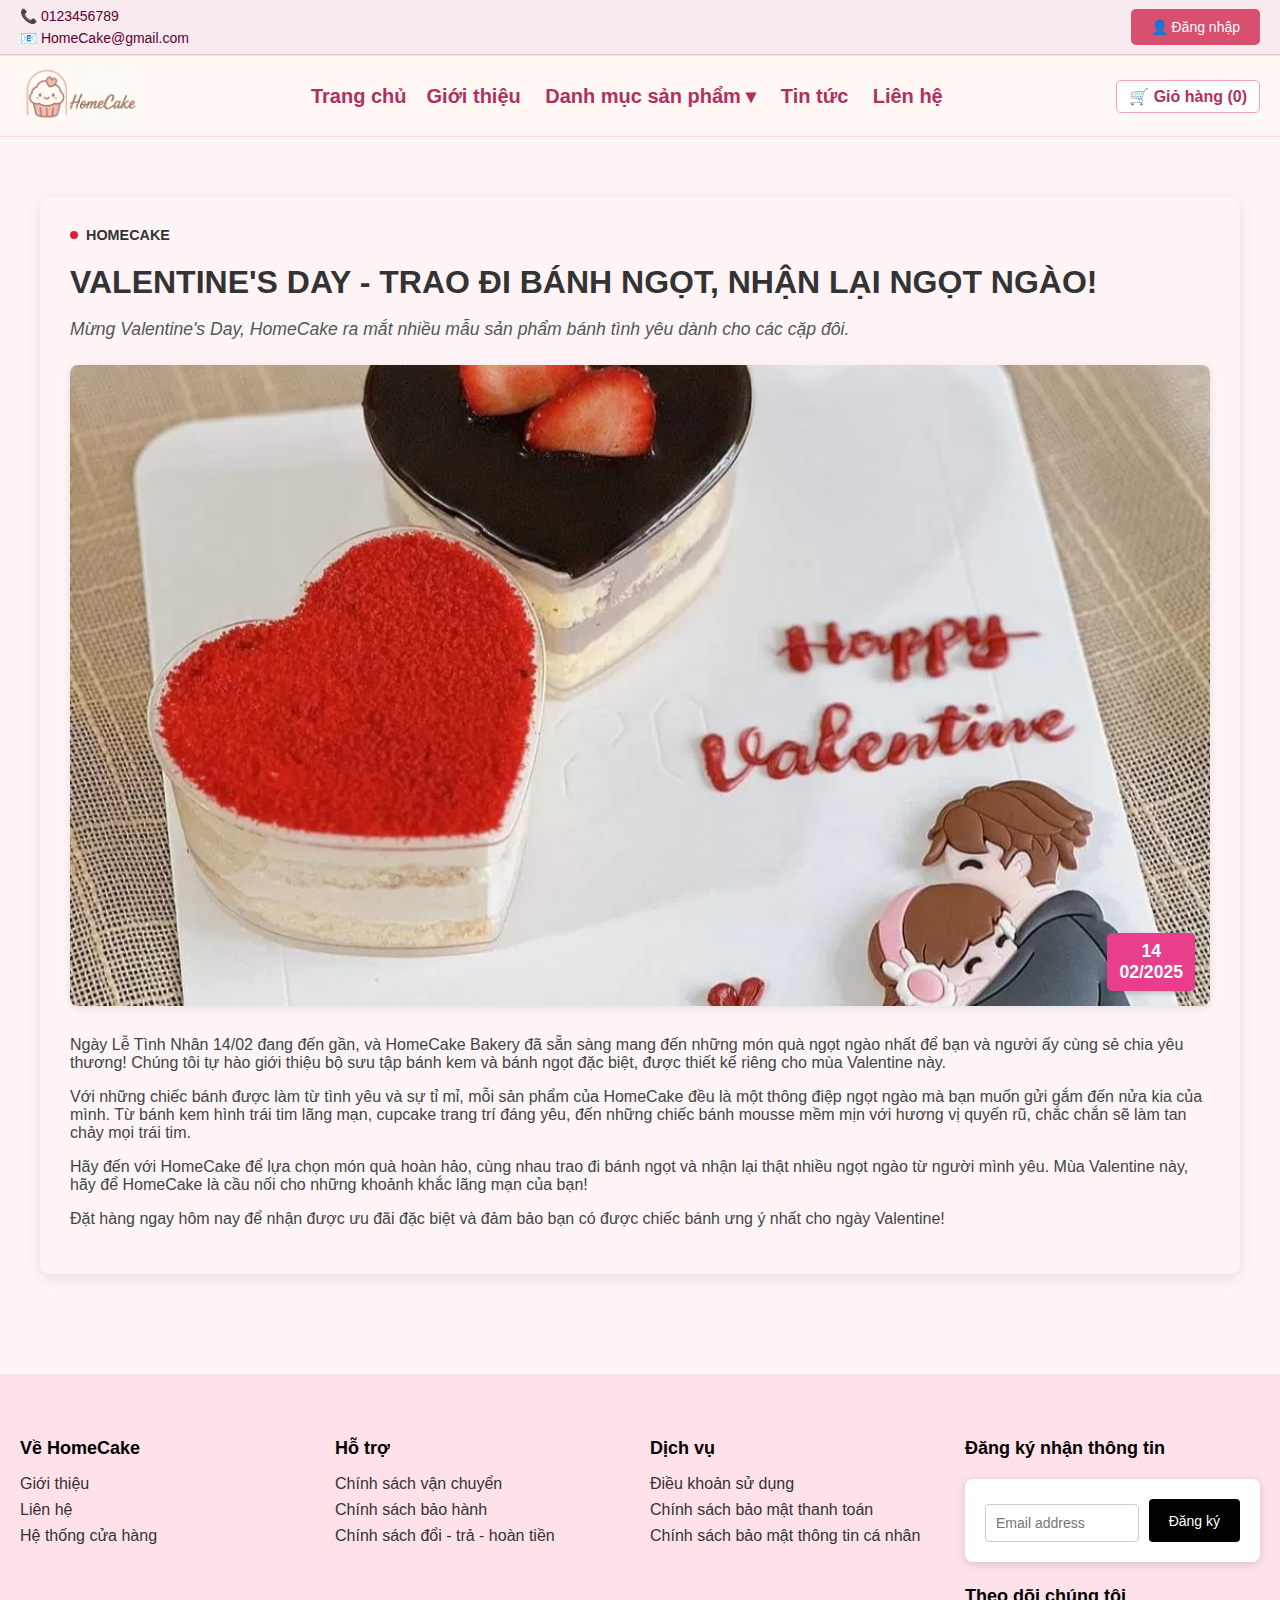
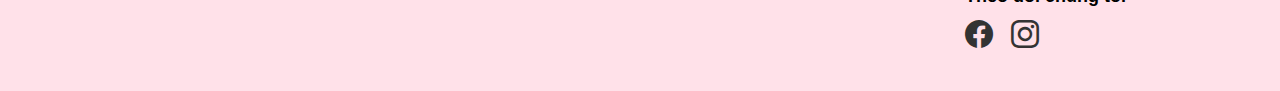
<file: newsVLT.html>
<!DOCTYPE html>
<html lang="vi">
<head>
    <meta charset="UTF-8">
    <meta name="viewport" content="width=device-width, initial-scale=1.0">
    <title>VALENTINE'S DAY - Ngọt Ngào Tình Yêu - Tin Tức HomeCake</title>
    <link rel="stylesheet" href="style.css">
    <link href="https://fonts.googleapis.com/css2?family=Roboto:wght@400;700&display=swap" rel="stylesheet">
     <link rel="stylesheet" href="https://cdn.jsdelivr.net/npm/bootstrap-icons@1.10.5/font/bootstrap-icons.css">
</head>
<body>
    <div class="top-bar">
        <div><span>📞 0123456789</span><span>📧 HomeCake@gmail.com</span></div>
        <!-- Nút đăng nhập -->
<div id="login-section">
  <button onclick="location.href='DangNhap.html'">👤 Đăng nhập</button>
</div>
    </div>
    <nav class="main-nav">
        <div class="nav-left"><img src="images/logo.png" alt="HomeCake Logo" class="logo-img"></div>
        <div class="nav-links">
            <a href="index.html">Trang chủ</a><a href="about.html">Giới thiệu</a>
            <div class="dropdown"><span class="nav-item">Danh mục sản phẩm ▾</span>
                <div class="dropdown-content">
                    <a href="minibirthday.html">Bánh sinh nhật mini</a><a href="tiramisu.html">Bánh Tiramisu</a>
                    <a href="bonglantrungmuoi.html">Bánh bông lan trứng muối</a><a href="trangmieng.html">Bánh tráng miệng</a>
                </div>
            </div>
            <a href="news.html">Tin tức</a>
            <a href="contact.html">Liên hệ</a>
        </div>
       </div>
        <!-- Giỏ hàng bên phải -->
  <div class="nav-right">
  <button id="cart-icon" onclick="location.href='giohang.html'">
  🛒 Giỏ hàng <span id="cart-count">(0)</span>
</button>
  </div>
    </nav>

    <div class="news-page-container">
        <div class="featured-news-article">
            <div class="article-meta">
                <span class="brand-name"><span class="dot"></span> HOMECAKE</span>
            </div>
            <h1 class="article-title">VALENTINE'S DAY - TRAO ĐI BÁNH NGỌT, NHẬN LẠI NGỌT NGÀO!</h1>
            <p class="article-intro">Mừng Valentine's Day, HomeCake ra mắt nhiều mẫu sản phẩm bánh tình yêu dành cho các cặp đôi.</p>

            <div class="article-image-wrapper">
                <img src="images/vlt.jpg" alt="Valentine's Day">
                <div class="date-tag bottom-right pink">
                    <span>14</span><br><span>02/2025</span>
                </div>
            </div>

            <div class="article-body">
                <p>Ngày Lễ Tình Nhân 14/02 đang đến gần, và HomeCake Bakery đã sẵn sàng mang đến những món quà ngọt ngào nhất để bạn và người ấy cùng sẻ chia yêu thương! Chúng tôi tự hào giới thiệu bộ sưu tập bánh kem và bánh ngọt đặc biệt, được thiết kế riêng cho mùa Valentine này.</p>
                <p>Với những chiếc bánh được làm từ tình yêu và sự tỉ mỉ, mỗi sản phẩm của HomeCake đều là một thông điệp ngọt ngào mà bạn muốn gửi gắm đến nửa kia của mình. Từ bánh kem hình trái tim lãng mạn, cupcake trang trí đáng yêu, đến những chiếc bánh mousse mềm mịn với hương vị quyến rũ, chắc chắn sẽ làm tan chảy mọi trái tim.</p>
                <p>Hãy đến với HomeCake để lựa chọn món quà hoàn hảo, cùng nhau trao đi bánh ngọt và nhận lại thật nhiều ngọt ngào từ người mình yêu. Mùa Valentine này, hãy để HomeCake là cầu nối cho những khoảnh khắc lãng mạn của bạn!</p>
                <p>Đặt hàng ngay hôm nay để nhận được ưu đãi đặc biệt và đảm bảo bạn có được chiếc bánh ưng ý nhất cho ngày Valentine!</p>
            </div>
        </div>
    </div>

   <footer>
    <div class="footer-grid">

      <div class="footer-column">
        <h4>Về HomeCake</h4>
        <ul>
          <li><a href="about.html">Giới thiệu</a></li>
          <li><a href="contact.html">Liên hệ</a></li>
          <li><a href="footer/hethongcuahang.html">Hệ thống cửa hàng</a></li>
        </ul>
      </div>

      <div class="footer-column">
        <h4>Hỗ trợ</h4>
        <ul>
          <li><a href="footer/chinhsachvanchuyen.html">Chính sách vận chuyển</a></li>
          <li><a href="footer/chinhsachbaohanh.html">Chính sách bảo hành</a></li>
          <li><a href="footer/chinhsachdoitra.html">Chính sách đổi - trả - hoàn tiền</a></li>
        </ul>
      </div>

      <div class="footer-column">
        <h4>Dịch vụ</h4>
        <ul>
          <li><a href="footer/dieukhoan.html">Điều khoản sử dụng</a></li>
          <li><a href="footer/csbaomattt.html">Chính sách bảo mật thanh toán</a></li>
          <li><a href="footer/csbaomattcn.html">Chính sách bảo mật thông tin cá nhân</a></li>
        </ul>
      </div>

      <div class="footer-column newsletter">
        <h4>Đăng ký nhận thông tin</h4>
        <form class="newsletter-form">
          <input type="email" placeholder="Email address" required>
          <button type="submit">Đăng ký</button>
        </form>

        <h4>Theo dõi chúng tôi</h4>
        <div class="social-icons">
          <a class="link-body-emphasis" href="https://www.facebook.com/profile.php?id=61569610366411" target="_blank">
              <i class="bi bi-facebook fs-4"></i>
          </a>

          <a href="https://www.instagram.com/home.cake_04/" target="_blank">
              <i class="bi bi-instagram fs-4"></i>
           </a>
        </div>
      </div>

    </div>
  </footer>
</body>
</html>
</file>
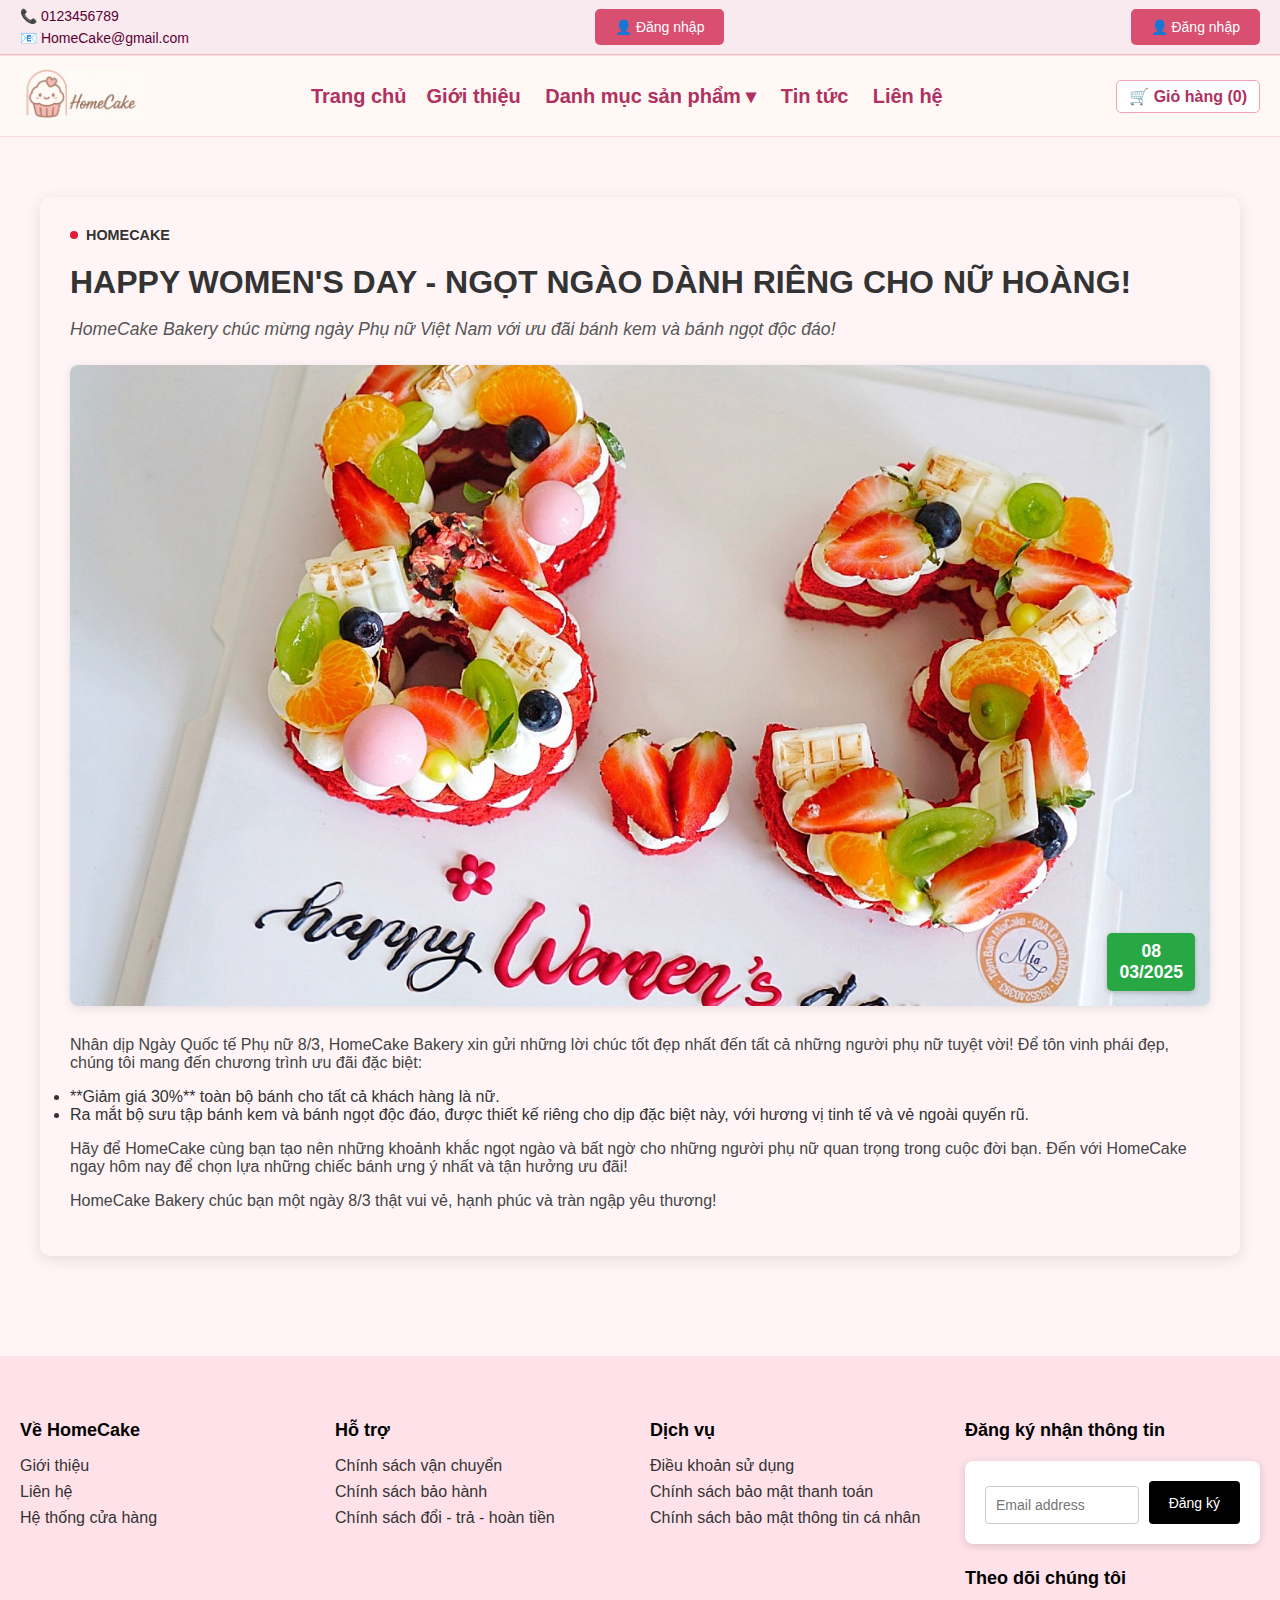
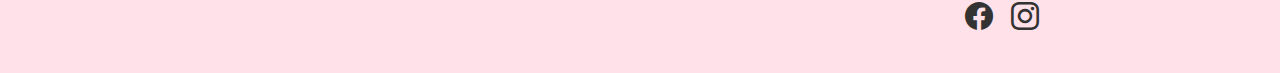
<file: newsWMD.html>
<!DOCTYPE html>
<html lang="vi">
<head>
    <meta charset="UTF-8">
    <meta name="viewport" content="width=device-width, initial-scale=1.0">
    <title>HAPPY WOMEN'S DAY - Tin Tức HomeCake</title>
    <link rel="stylesheet" href="style.css">
    <link href="https://fonts.googleapis.com/css2?family=Roboto:wght@400;700&display=swap" rel="stylesheet">
     <link rel="stylesheet" href="https://cdn.jsdelivr.net/npm/bootstrap-icons@1.10.5/font/bootstrap-icons.css">
</head>
<body>
    <div class="top-bar">
        <div><span>📞 0123456789</span><span>📧 HomeCake@gmail.com</span></div>
        <div><button>👤 Đăng nhập</button></div><!-- Nút đăng nhập -->
<div id="login-section">
  <button onclick="location.href='DangNhap.html'">👤 Đăng nhập</button>
</div>
    </div>
    <nav class="main-nav">
        <div class="nav-left"><img src="images/logo.png" alt="HomeCake Logo" class="logo-img"></div>
        <div class="nav-links">
            <a href="index.html">Trang chủ</a><a href="about.html">Giới thiệu</a>
            <div class="dropdown"><span class="nav-item">Danh mục sản phẩm ▾</span>
                <div class="dropdown-content">
                    <a href="minibirthday.html">Bánh sinh nhật mini</a><a href="tiramisu.html">Bánh Tiramisu</a>
                    <a href="bonglantrungmuoi.html">Bánh bông lan trứng muối</a><a href="trangmieng.html">Bánh tráng miệng</a>
                </div>
            </div>
            <a href="news.html">Tin tức</a>
            <a href="contact.html">Liên hệ</a>
        </div>
        </div>
        <!-- Giỏ hàng bên phải -->
  <div class="nav-right">
  <button id="cart-icon" onclick="location.href='giohang.html'">
  🛒 Giỏ hàng <span id="cart-count">(0)</span>
</button>
  </div>
    </nav>

    <div class="news-page-container">
        <div class="featured-news-article">
            <div class="article-meta">
                <span class="brand-name"><span class="dot"></span> HOMECAKE</span>
            </div>
            <h1 class="article-title">HAPPY WOMEN'S DAY - NGỌT NGÀO DÀNH RIÊNG CHO NỮ HOÀNG!</h1>
            <p class="article-intro">HomeCake Bakery chúc mừng ngày Phụ nữ Việt Nam với ưu đãi bánh kem và bánh ngọt độc đáo!</p>

            <div class="article-image-wrapper">
                <img src="images/wm.jpg" alt="Ngày Phụ nữ">
                <div class="date-tag bottom-right green">
                    <span>08</span><br><span>03/2025</span>
                </div>
            </div>

            <div class="article-body">
                <p>Nhân dịp Ngày Quốc tế Phụ nữ 8/3, HomeCake Bakery xin gửi những lời chúc tốt đẹp nhất đến tất cả những người phụ nữ tuyệt vời! Để tôn vinh phái đẹp, chúng tôi mang đến chương trình ưu đãi đặc biệt:</p>
                
                        <li>**Giảm giá 30%** toàn bộ bánh cho tất cả khách hàng là nữ.</li>
                        <li>Ra mắt bộ sưu tập bánh kem và bánh ngọt độc đáo, được thiết kế riêng cho dịp đặc biệt này, với hương vị tinh tế và vẻ ngoài quyến rũ.</li>
                
                <p>Hãy để HomeCake cùng bạn tạo nên những khoảnh khắc ngọt ngào và bất ngờ cho những người phụ nữ quan trọng trong cuộc đời bạn. Đến với HomeCake ngay hôm nay để chọn lựa những chiếc bánh ưng ý nhất và tận hưởng ưu đãi!</p>
               
                <p>HomeCake Bakery chúc bạn một ngày 8/3 thật vui vẻ, hạnh phúc và tràn ngập yêu thương!</p>
            </div>
        </div>
    </div>

    <footer>
    <div class="footer-grid">

      <div class="footer-column">
        <h4>Về HomeCake</h4>
        <ul>
          <li><a href="about.html">Giới thiệu</a></li>
          <li><a href="contact.html">Liên hệ</a></li>
          <li><a href="footer/hethongcuahang.html">Hệ thống cửa hàng</a></li>
        </ul>
      </div>

      <div class="footer-column">
        <h4>Hỗ trợ</h4>
        <ul>
          <li><a href="footer/chinhsachvanchuyen.html">Chính sách vận chuyển</a></li>
          <li><a href="footer/chinhsachbaohanh.html">Chính sách bảo hành</a></li>
          <li><a href="footer/chinhsachdoitra.html">Chính sách đổi - trả - hoàn tiền</a></li>
        </ul>
      </div>

      <div class="footer-column">
        <h4>Dịch vụ</h4>
        <ul>
          <li><a href="footer/dieukhoan.html">Điều khoản sử dụng</a></li>
          <li><a href="footer/csbaomattt.html">Chính sách bảo mật thanh toán</a></li>
          <li><a href="footer/csbaomattcn.html">Chính sách bảo mật thông tin cá nhân</a></li>
        </ul>
      </div>

      <div class="footer-column newsletter">
        <h4>Đăng ký nhận thông tin</h4>
        <form class="newsletter-form">
          <input type="email" placeholder="Email address" required>
          <button type="submit">Đăng ký</button>
        </form>

        <h4>Theo dõi chúng tôi</h4>
        <div class="social-icons">
          <a class="link-body-emphasis" href="https://www.facebook.com/profile.php?id=61569610366411" target="_blank">
              <i class="bi bi-facebook fs-4"></i>
          </a>

          <a href="https://www.instagram.com/home.cake_04/" target="_blank">
              <i class="bi bi-instagram fs-4"></i>
           </a>
        </div>
      </div>

    </div>
  </footer>
</body>
</html>
</file>
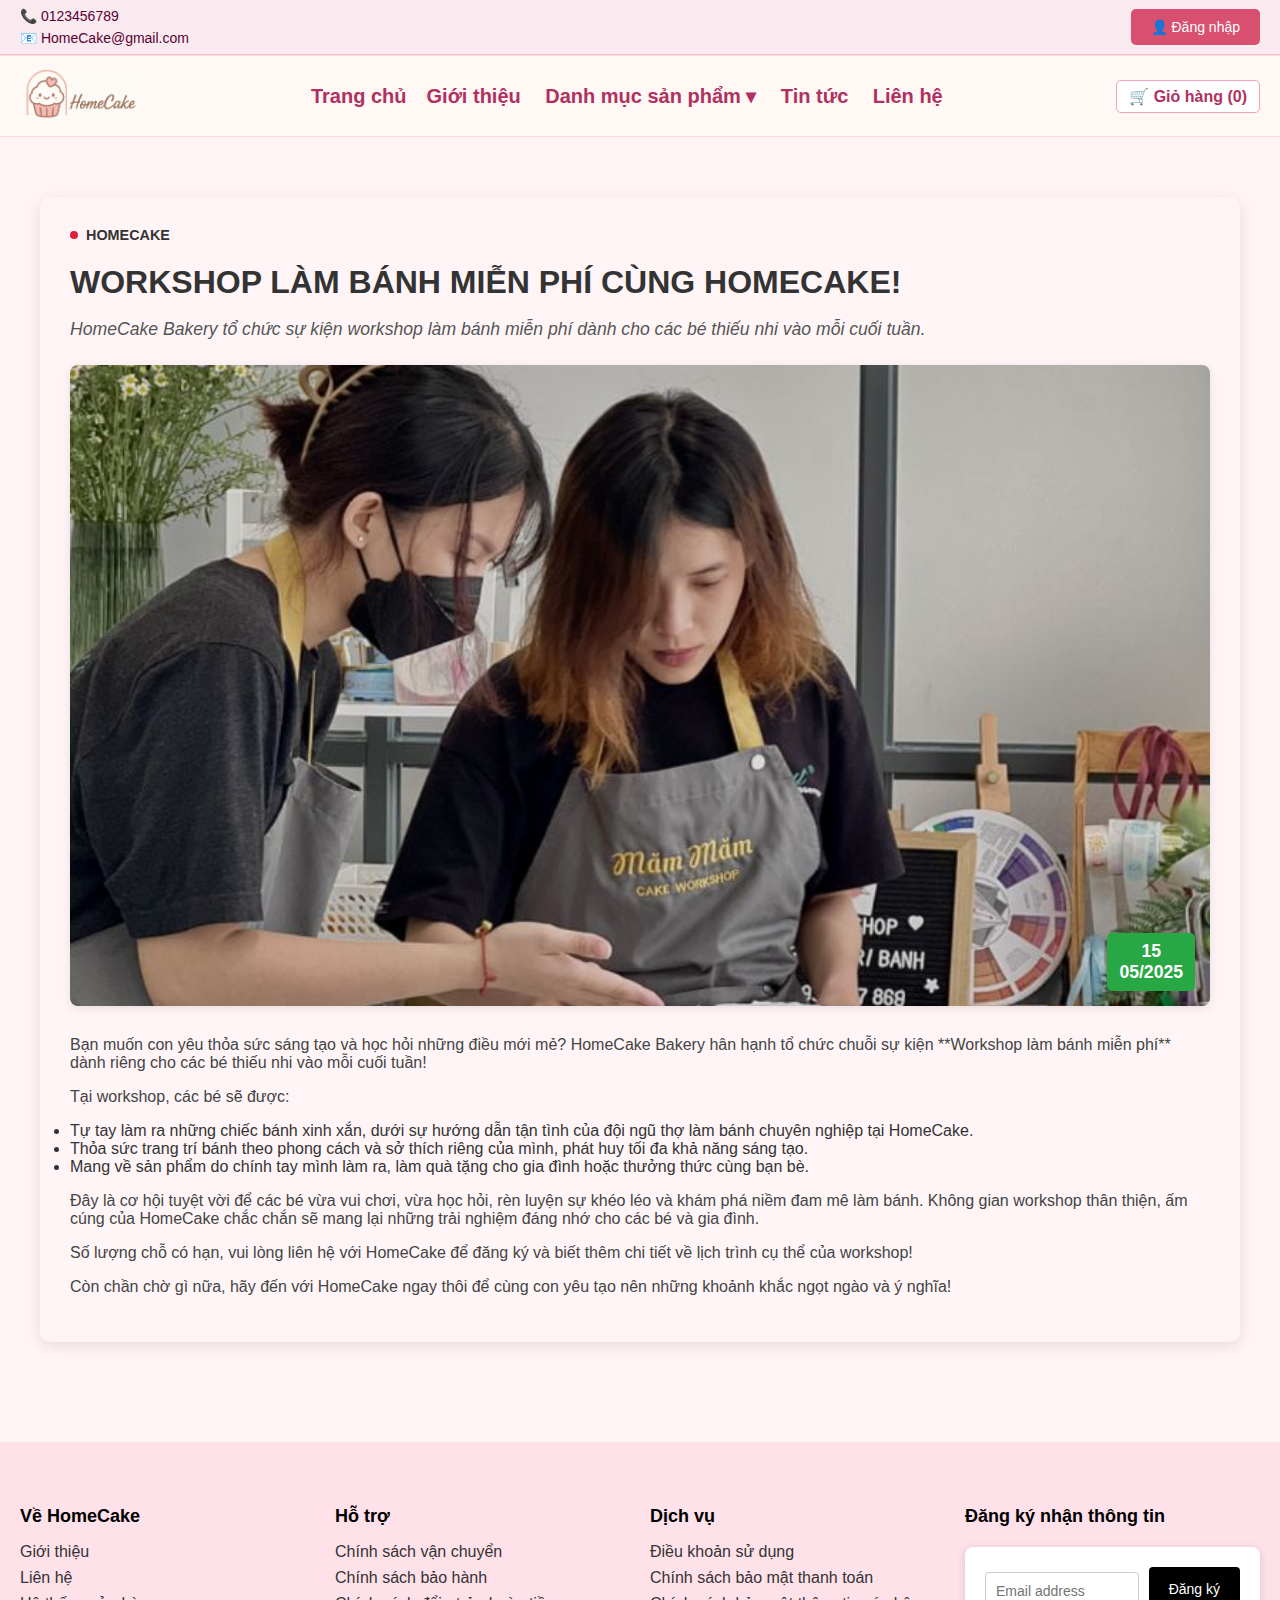
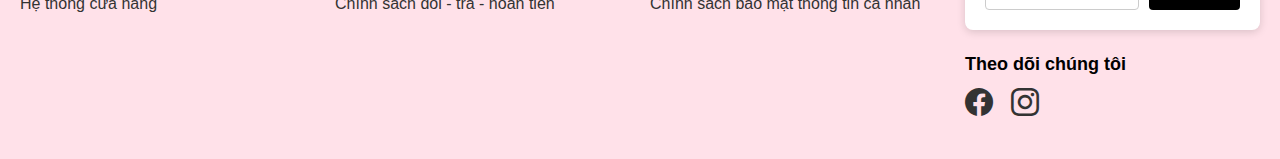
<file: newsWorkshop.html>
<!DOCTYPE html>
<html lang="vi">
<head>
    <meta charset="UTF-8">
    <meta name="viewport" content="width=device-width, initial-scale=1.0">
    <title>WORKSHOP LÀM BÁNH MIỄN PHÍ - Tin Tức HomeCake</title>
    <link rel="stylesheet" href="style.css">
    <link href="https://fonts.googleapis.com/css2?family=Roboto:wght@400;700&display=swap" rel="stylesheet">
     <link rel="stylesheet" href="https://cdn.jsdelivr.net/npm/bootstrap-icons@1.10.5/font/bootstrap-icons.css">
</head>
<body>
    <div class="top-bar">
        <div><span>📞 0123456789</span><span>📧 HomeCake@gmail.com</span></div>
        <!-- Nút đăng nhập -->
<div id="login-section">
  <button onclick="location.href='DangNhap.html'">👤 Đăng nhập</button>
</div>
    </div>
    <nav class="main-nav">
        <div class="nav-left"><img src="images/logo.png" alt="HomeCake Logo" class="logo-img"></div>
        <div class="nav-links">
            <a href="index.html">Trang chủ</a><a href="about.html">Giới thiệu</a>
            <div class="dropdown"><span class="nav-item">Danh mục sản phẩm ▾</span>
                <div class="dropdown-content">
                    <a href="minibirthday.html">Bánh sinh nhật mini</a><a href="tiramisu.html">Bánh Tiramisu</a>
                    <a href="bonglantrungmuoi.html">Bánh bông lan trứng muối</a><a href="trangmieng.html">Bánh tráng miệng</a>
                </div>
            </div>
            <a href="news.html">Tin tức</a>
            <a href="contact.html">Liên hệ</a>
        </div>
        </div>
        <!-- Giỏ hàng bên phải -->
  <div class="nav-right">
  <button id="cart-icon" onclick="location.href='giohang.html'">
  🛒 Giỏ hàng <span id="cart-count">(0)</span>
</button>
  </div>
    </nav>

    <div class="news-page-container">
        <div class="featured-news-article">
            <div class="article-meta">
                <span class="brand-name"><span class="dot"></span> HOMECAKE</span>
            </div>
            <h1 class="article-title">WORKSHOP LÀM BÁNH MIỄN PHÍ CÙNG HOMECAKE!</h1>
            <p class="article-intro">HomeCake Bakery tổ chức sự kiện workshop làm bánh miễn phí dành cho các bé thiếu nhi vào mỗi cuối tuần.</p>

            <div class="article-image-wrapper">
                <img src="images/ws.jpg" alt="HOMECAKE Bakery workshop">
                <div class="date-tag bottom-right green">
                    <span>15</span><br><span>05/2025</span>
                </div>
            </div>

            <div class="article-body">
                <p>Bạn muốn con yêu thỏa sức sáng tạo và học hỏi những điều mới mẻ? HomeCake Bakery hân hạnh tổ chức chuỗi sự kiện **Workshop làm bánh miễn phí** dành riêng cho các bé thiếu nhi vào mỗi cuối tuần!</p>
                <p>Tại workshop, các bé sẽ được:
                    
                        <li>Tự tay làm ra những chiếc bánh xinh xắn, dưới sự hướng dẫn tận tình của đội ngũ thợ làm bánh chuyên nghiệp tại HomeCake.</li>
                        <li>Thỏa sức trang trí bánh theo phong cách và sở thích riêng của mình, phát huy tối đa khả năng sáng tạo.</li>
                        <li>Mang về sản phẩm do chính tay mình làm ra, làm quà tặng cho gia đình hoặc thưởng thức cùng bạn bè.</li>
                    
                </p>
                <p>Đây là cơ hội tuyệt vời để các bé vừa vui chơi, vừa học hỏi, rèn luyện sự khéo léo và khám phá niềm đam mê làm bánh. Không gian workshop thân thiện, ấm cúng của HomeCake chắc chắn sẽ mang lại những trải nghiệm đáng nhớ cho các bé và gia đình.</p>
                <p>Số lượng chỗ có hạn, vui lòng liên hệ với HomeCake để đăng ký và biết thêm chi tiết về lịch trình cụ thể của workshop!</p>
                <p>Còn chần chờ gì nữa, hãy đến với HomeCake ngay thôi để cùng con yêu tạo nên những khoảnh khắc ngọt ngào và ý nghĩa!</p>
            </div>
        </div>
    </div>
 <footer>
    <div class="footer-grid">

      <div class="footer-column">
        <h4>Về HomeCake</h4>
        <ul>
          <li><a href="about.html">Giới thiệu</a></li>
          <li><a href="contact.html">Liên hệ</a></li>
          <li><a href="footer/hethongcuahang.html">Hệ thống cửa hàng</a></li>
        </ul>
      </div>

      <div class="footer-column">
        <h4>Hỗ trợ</h4>
        <ul>
          <li><a href="footer/chinhsachvanchuyen.html">Chính sách vận chuyển</a></li>
          <li><a href="footer/chinhsachbaohanh.html">Chính sách bảo hành</a></li>
          <li><a href="footer/chinhsachdoitra.html">Chính sách đổi - trả - hoàn tiền</a></li>
        </ul>
      </div>

      <div class="footer-column">
        <h4>Dịch vụ</h4>
        <ul>
          <li><a href="footer/dieukhoan.html">Điều khoản sử dụng</a></li>
          <li><a href="footer/csbaomattt.html">Chính sách bảo mật thanh toán</a></li>
          <li><a href="footer/csbaomattcn.html">Chính sách bảo mật thông tin cá nhân</a></li>
        </ul>
      </div>

      <div class="footer-column newsletter">
        <h4>Đăng ký nhận thông tin</h4>
        <form class="newsletter-form">
          <input type="email" placeholder="Email address" required>
          <button type="submit">Đăng ký</button>
        </form>

        <h4>Theo dõi chúng tôi</h4>
        <div class="social-icons">
          <a class="link-body-emphasis" href="https://www.facebook.com/profile.php?id=61569610366411" target="_blank">
              <i class="bi bi-facebook fs-4"></i>
          </a>

          <a href="https://www.instagram.com/home.cake_04/" target="_blank">
              <i class="bi bi-instagram fs-4"></i>
           </a>
        </div>
      </div>

    </div>
  </footer>
</body>
</html>
</file>
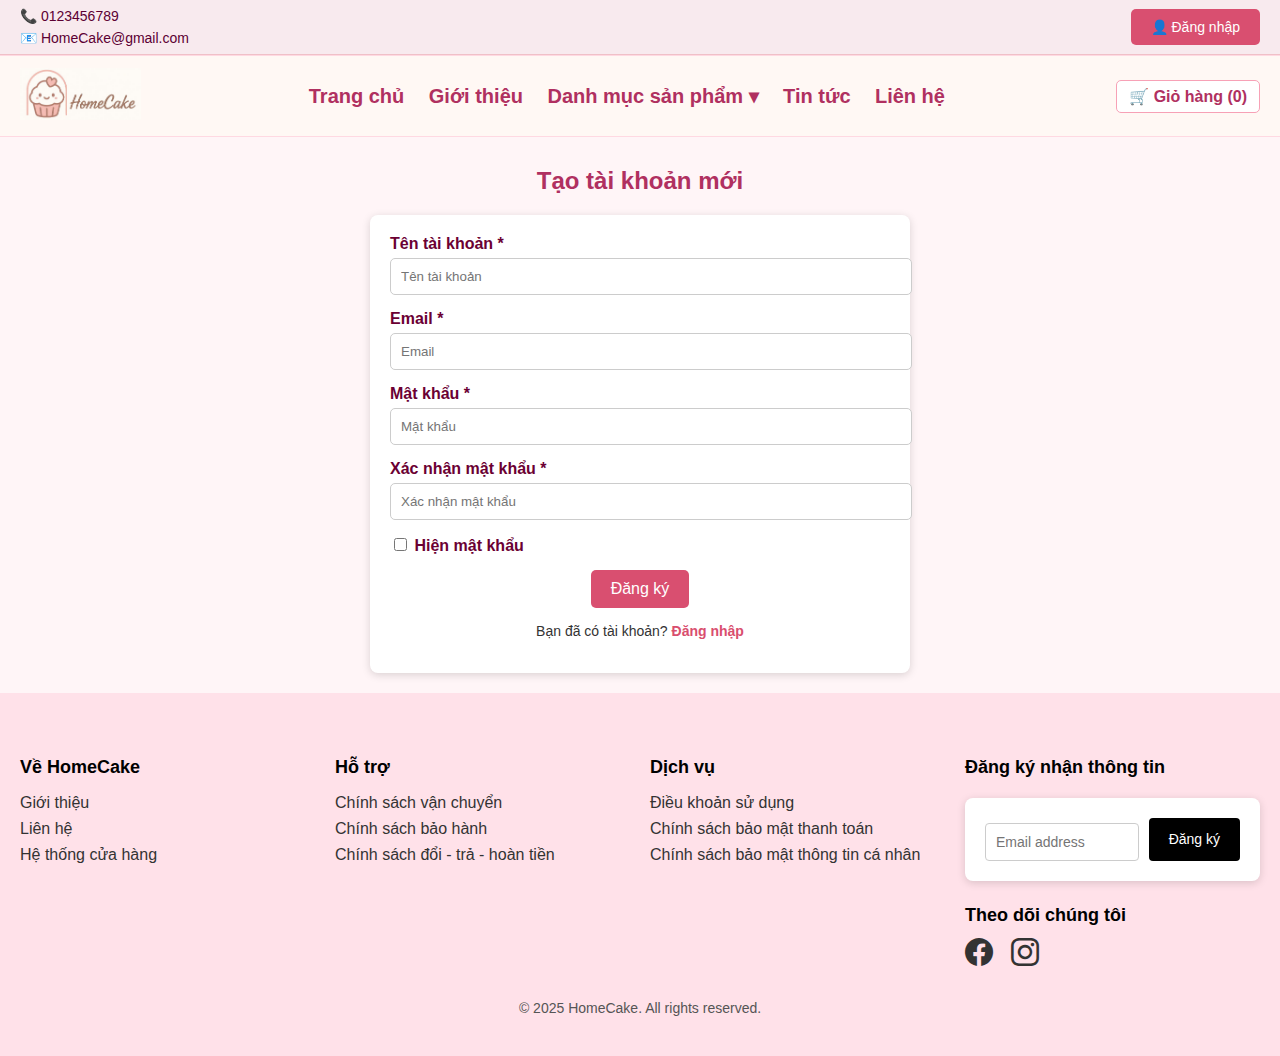
<file: register.html>
<!DOCTYPE html>
<html lang="vi">

<head>
  <meta charset="UTF-8">
  <meta name="viewport" content="width=device-width, initial-scale=1">
  <title>Đăng ký - HomeCake</title>
  <link rel="stylesheet" href="style.css">
  <link rel="stylesheet" href="https://cdn.jsdelivr.net/npm/bootstrap-icons@1.10.5/font/bootstrap-icons.css">

</head>

<body>

  <!-- Thanh trên cùng -->
  <div class="top-bar">
    <div>
      <span>📞 0123456789</span>
      <span>📧 HomeCake@gmail.com</span>
    </div>
    <div id="login-section">
  <button onclick="location.href='DangNhap.html'">👤 Đăng nhập</button>
</div>
  </div>

  <!-- Thanh điều hướng -->
  <nav class="main-nav">
    <div class="nav-left">
      <a href="index.html"><img src="images/logo.png" alt="HomeCake Logo" class="logo-img"></a>
    </div>
    <div class="nav-links">
      <a href="index.html">Trang chủ</a>
      <a href="about.html">Giới thiệu</a>
      <div class="dropdown">
        <span class="nav-item">Danh mục sản phẩm ▾</span>
        <div class="dropdown-content">
          <a href="minibirthday.html">Bánh sinh nhật mini</a>
          <a href="tiramisu.html">Bánh Tiramisu</a>
          <a href="bonglantrungmuoi.html">Bánh bông lan trứng muối</a>
          <a href="trangmieng.html">Bánh tráng miệng</a>
        </div>
      </div>
      <a href="news.html">Tin tức</a>
      <a href="contact.html">Liên hệ</a>
    </div>

    <!-- Giỏ hàng bên phải -->
  <div class="nav-right">
  <button id="cart-icon" onclick="location.href='giohang.html'">
  🛒 Giỏ hàng <span id="cart-count">(0)</span>
</button>
  </div>
  </nav>

  <!-- Nội dung đăng ký -->
  <main class="register-container">
    <h2 class="register-title">Tạo tài khoản mới</h2>
    <form class="register-form" id="registerForm" action="login.html">
  <div class="form-group">
    <label for="username">Tên tài khoản <span class="required">*</span></label>
    <input type="text" id="username" name="username" placeholder="Tên tài khoản" required>
  </div>

  <div class="form-group">
    <label for="email">Email <span class="required">*</span></label>
    <input type="email" id="email" name="email" placeholder="Email" required>
  </div>

  <div class="form-group">
    <label for="password">Mật khẩu <span class="required">*</span></label>
    <input type="password" id="password" name="password" placeholder="Mật khẩu" required>
  </div>

  <div class="form-group">
    <label for="confirm-password">Xác nhận mật khẩu <span class="required">*</span></label>
    <input type="password" id="confirm-password" name="confirm-password" placeholder="Xác nhận mật khẩu" required>
    <div id="passwordError" class="error-text" style="color:red; font-size: 13px;"></div>
  </div>

  <div class="form-group">
    <label><input type="checkbox" id="togglePassword"> Hiện mật khẩu</label>
  </div>

  <button type="submit" class="btn-submit">Đăng ký</button>
  <p class="login-link">Bạn đã có tài khoản? <a href="DangNhap.html">Đăng nhập</a></p>
</form>


  </main>

  <!-- Footer lấy từ style.css -->
  <footer>
    <div class="footer-grid">

      <div class="footer-column">
        <h4>Về HomeCake</h4>
        <ul>
          <li><a href="about.html">Giới thiệu</a></li>
          <li><a href="contact.html">Liên hệ</a></li>
          <li><a href="#">Hệ thống cửa hàng</a></li>
        </ul>
      </div>

      <div class="footer-column">
        <h4>Hỗ trợ</h4>
        <ul>
          <li><a href="#">Chính sách vận chuyển</a></li>
          <li><a href="#">Chính sách bảo hành</a></li>
          <li><a href="#">Chính sách đổi - trả - hoàn tiền</a></li>
        </ul>
      </div>

      <div class="footer-column">
        <h4>Dịch vụ</h4>
        <ul>
          <li><a href="#">Điều khoản sử dụng</a></li>
          <li><a href="#">Chính sách bảo mật thanh toán</a></li>
          <li><a href="#">Chính sách bảo mật thông tin cá nhân</a></li>
        </ul>
      </div>

      <div class="footer-column newsletter">
        <h4>Đăng ký nhận thông tin</h4>
        <form class="newsletter-form">
          <input type="email" placeholder="Email address" required>
          <button type="submit">Đăng ký</button>
        </form>

        <h4>Theo dõi chúng tôi</h4>
        <div class="social-icons">
          <a class="link-body-emphasis" href="https://www.facebook.com/profile.php?id=61569610366411" target="_blank">
              <i class="bi bi-facebook fs-4"></i>
          </a>

          <a href="https://www.instagram.com/home.cake_04/" target="_blank">
              <i class="bi bi-instagram fs-4"></i>
           </a>
        </div>
      </div>

    </div>
    <div class="footer-bottom">&copy; 2025 HomeCake. All rights reserved.</div>
  </footer>

  <script src="script.js"></script>
  <script>
  // Hiện/ẩn mật khẩu
  document.addEventListener('DOMContentLoaded', () => {
    const togglePassword = document.getElementById('togglePassword');
    const password = document.getElementById('password');
    const confirmPassword = document.getElementById('confirm-password');

    togglePassword.addEventListener('change', () => {
      const type = togglePassword.checked ? 'text' : 'password';
      password.type = type;
      confirmPassword.type = type;
    });
  });

      // Xử lý đăng ký
    const registerForm = document.getElementById('registerForm');
  const passwordError = document.getElementById('passwordError');

  registerForm.addEventListener('submit', function (e) {
    e.preventDefault(); // Ngăn form gửi đi mặc định

    const email = document.getElementById('email').value.trim();
    const password = document.getElementById('password').value;
    const confirmPassword = document.getElementById('confirm-password').value;

    // Kiểm tra định dạng email
    const emailRegex = /^[^\s@]+@[^\s@]+\.[^\s@]+$/;
    if (!emailRegex.test(email)) {
      passwordError.textContent = 'Email không hợp lệ.';
      return;
    }

    // Kiểm tra độ dài mật khẩu
    if (password.length < 6) {
      passwordError.textContent = 'Mật khẩu phải có ít nhất 6 ký tự.';
      return;
    }

    // Kiểm tra mật khẩu xác nhận
    if (password !== confirmPassword) {
      passwordError.textContent = 'Mật khẩu xác nhận không khớp.';
      return;
    }

    passwordError.textContent = ''; // Xóa lỗi nếu trước đó có

    // Hiển thị thông báo và chuyển trang
    alert('Đăng ký thành công!');
    window.location.href = 'DangNhap.html';
    });

</script>


</body>
</html>
</file>
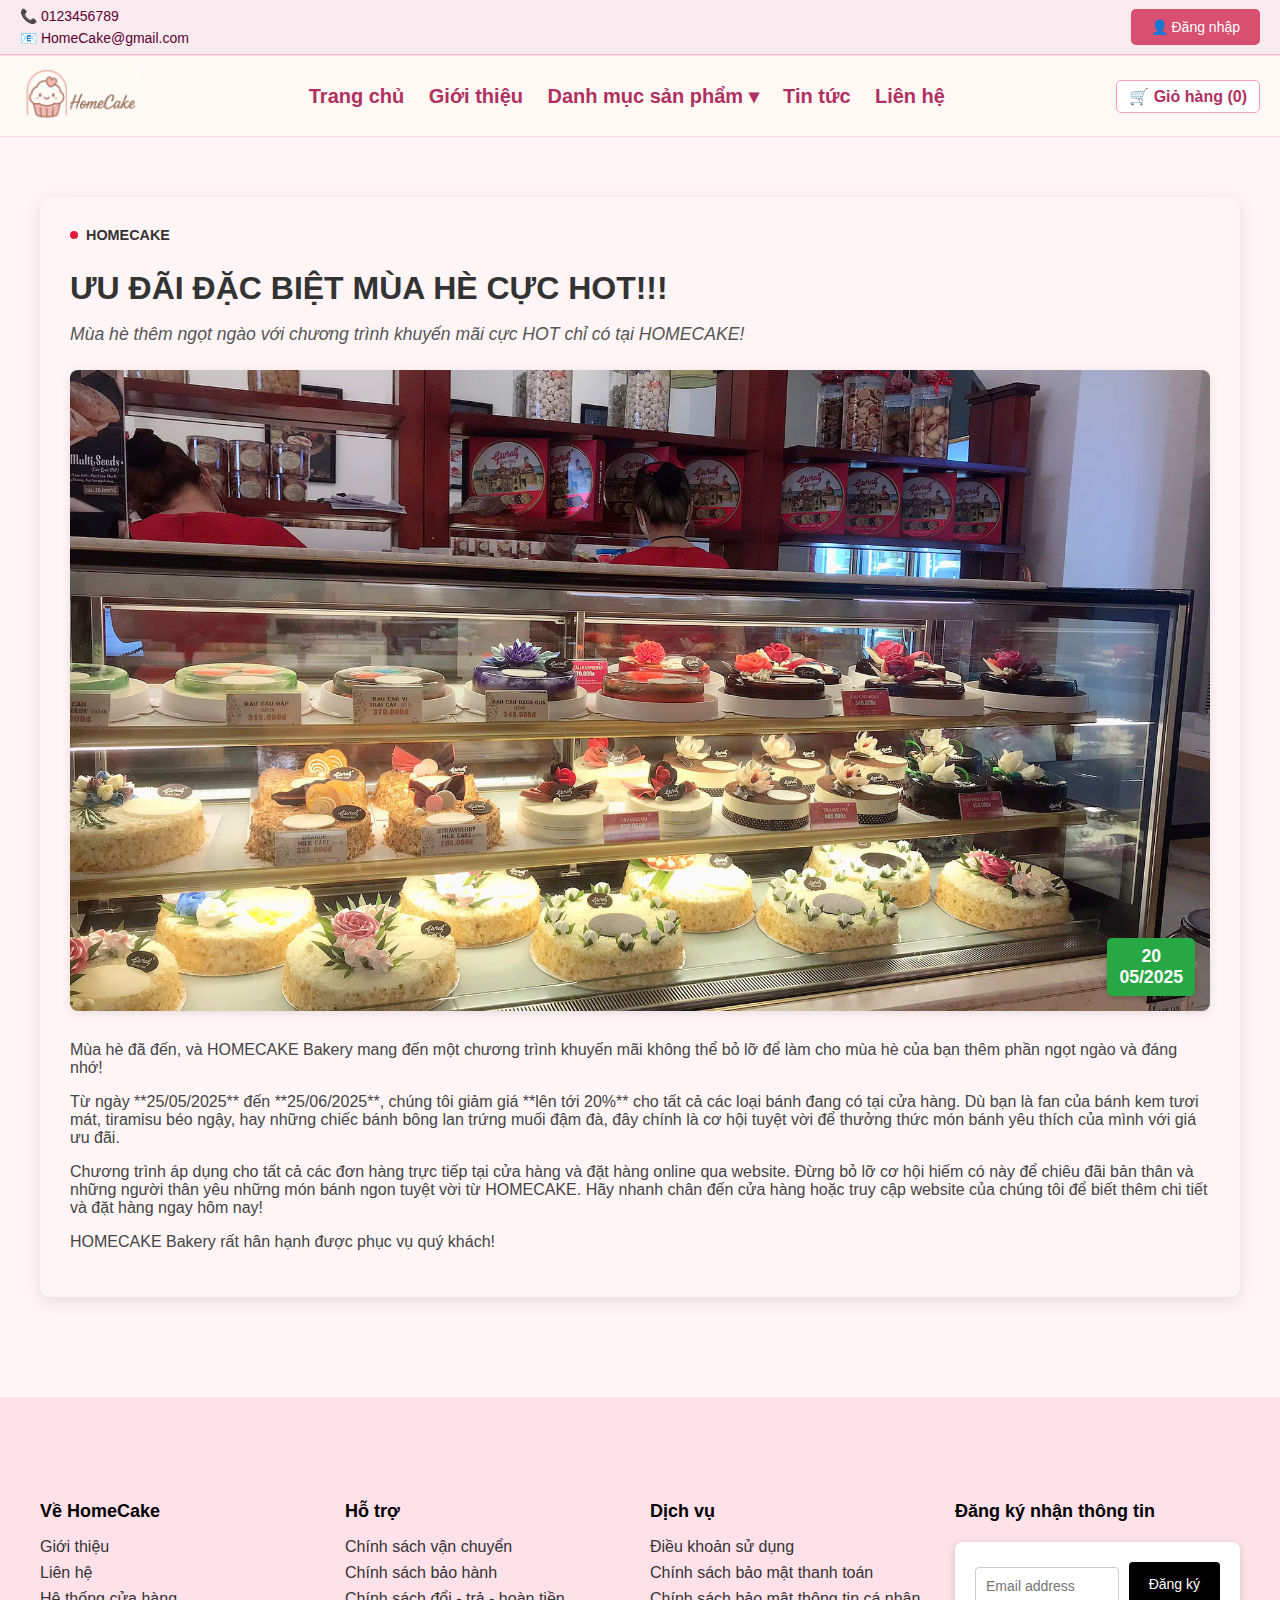
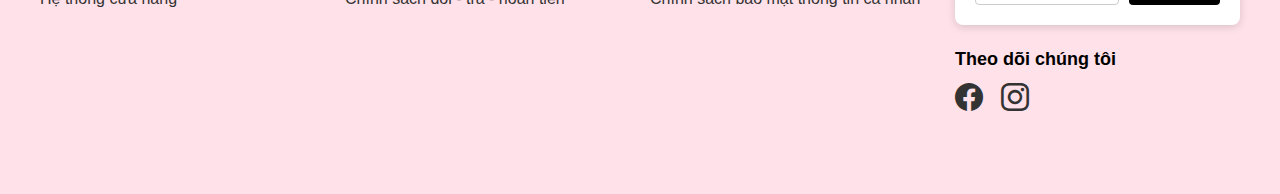
<file: summer.html>
<!DOCTYPE html>
<html lang="vi">
<head>
    <meta charset="UTF-8">
    <meta name="viewport" content="width=device-width, initial-scale=1.0">
    <title>Ưu Đãi Đặc Biệt Mùa Hè!!! - Tin Tức HomeCake</title>
    <link rel="stylesheet" href="style.css">
    <link href="https://fonts.googleapis.com/css2?family=Roboto:wght@400;700&display=swap" rel="stylesheet">
     <link rel="stylesheet" href="https://cdn.jsdelivr.net/npm/bootstrap-icons@1.10.5/font/bootstrap-icons.css">
</head>
<body>
    <div class="top-bar">
        <div>
            <span>📞 0123456789</span>
            <span>📧 HomeCake@gmail.com</span>
        </div>
        <!-- Nút đăng nhập -->
<div id="login-section">
  <button onclick="location.href='DangNhap.html'">👤 Đăng nhập</button>
</div>
    </div>
    <nav class="main-nav">
        <div class="nav-left">
            <img src="images/logo.png" alt="HomeCake Logo" class="logo-img">
        </div>
        <div class="nav-links">
            <a href="index.html">Trang chủ</a>
            <a href="about.html">Giới thiệu</a>
            <div class="dropdown">
                <span class="nav-item">Danh mục sản phẩm ▾</span>
                <div class="dropdown-content">
                    <a href="minibirthday.html">Bánh sinh nhật mini</a>
                    <a href="tiramisu.html">Bánh Tiramisu</a>
                    <a href="bonglantrungmuoi.html">Bánh bông lan trứng muối</a>
                    <a href="trangmieng.html">Bánh tráng miệng</a>
                </div>
            </div>
            <a href="news.html">Tin tức</a>
            <a href="contact.html">Liên hệ</a>
        </div>
        </div>
        <!-- Giỏ hàng bên phải -->
  <div class="nav-right">
  <button id="cart-icon" onclick="location.href='giohang.html'">
  🛒 Giỏ hàng <span id="cart-count">(0)</span>
</button>
  </div>
    </nav>

    <div class="news-page-container">
        <div class="featured-news-article">
            <div class="article-meta">
                <span class="brand-name">
                    <span class="dot"></span> HOMECAKE
                </span>
            </div>
            <h2 class="article-title">ƯU ĐÃI ĐẶC BIỆT MÙA HÈ CỰC HOT!!!</h2>
            <p class="article-intro">Mùa hè thêm ngọt ngào với chương trình khuyến mãi cực HOT chỉ có tại HOMECAKE!</p>

            <div class="article-image-wrapper">
                <img src="images/Givral-Bakery.jpg" alt="HOMECAKE Bakery ưu đãi mùa hè">
                <div class="date-tag bottom-right green">
                    <span>20</span><br><span>05/2025</span>
                </div>
            </div>

            <div class="article-body">
                <p>Mùa hè đã đến, và HOMECAKE Bakery mang đến một chương trình khuyến mãi không thể bỏ lỡ để làm cho mùa hè của bạn thêm phần ngọt ngào và đáng nhớ!</p>
                <p>Từ ngày **25/05/2025** đến **25/06/2025**, chúng tôi giảm giá **lên tới 20%** cho tất cả các loại bánh đang có tại cửa hàng. Dù bạn là fan của bánh kem tươi mát, tiramisu béo ngậy, hay những chiếc bánh bông lan trứng muối đậm đà, đây chính là cơ hội tuyệt vời để thưởng thức món bánh yêu thích của mình với giá ưu đãi.</p>
                <p>Chương trình áp dụng cho tất cả các đơn hàng trực tiếp tại cửa hàng và đặt hàng online qua website. Đừng bỏ lỡ cơ hội hiếm có này để chiêu đãi bản thân và những người thân yêu những món bánh ngon tuyệt vời từ HOMECAKE. Hãy nhanh chân đến cửa hàng hoặc truy cập website của chúng tôi để biết thêm chi tiết và đặt hàng ngay hôm nay!</p>
                <p>HOMECAKE Bakery rất hân hạnh được phục vụ quý khách!</p>
            </div>
        </div>
    </div>

    <footer>
    <footer>
    <div class="footer-grid">

      <div class="footer-column">
        <h4>Về HomeCake</h4>
        <ul>
          <li><a href="about.html">Giới thiệu</a></li>
          <li><a href="contact.html">Liên hệ</a></li>
          <li><a href="footer/hethongcuahang.html">Hệ thống cửa hàng</a></li>
        </ul>
      </div>

      <div class="footer-column">
        <h4>Hỗ trợ</h4>
        <ul>
          <li><a href="footer/chinhsachvanchuyen.html">Chính sách vận chuyển</a></li>
          <li><a href="footer/chinhsachbaohanh.html">Chính sách bảo hành</a></li>
          <li><a href="footer/chinhsachdoitra.html">Chính sách đổi - trả - hoàn tiền</a></li>
        </ul>
      </div>

      <div class="footer-column">
        <h4>Dịch vụ</h4>
        <ul>
          <li><a href="footer/dieukhoan.html">Điều khoản sử dụng</a></li>
          <li><a href="footer/csbaomattt.html">Chính sách bảo mật thanh toán</a></li>
          <li><a href="footer/csbaomattcn.html">Chính sách bảo mật thông tin cá nhân</a></li>
        </ul>
      </div>

      <div class="footer-column newsletter">
        <h4>Đăng ký nhận thông tin</h4>
        <form class="newsletter-form">
          <input type="email" placeholder="Email address" required>
          <button type="submit">Đăng ký</button>
        </form>

        <h4>Theo dõi chúng tôi</h4>
        <div class="social-icons">
          <a class="link-body-emphasis" href="https://www.facebook.com/profile.php?id=61569610366411" target="_blank">
              <i class="bi bi-facebook fs-4"></i>
          </a>

          <a href="https://www.instagram.com/home.cake_04/" target="_blank">
              <i class="bi bi-instagram fs-4"></i>
           </a>
        </div>
      </div>

    </div>
  </footer>
</body>
</html>
</file>
<file: style.css>
/* STYLE chung */
body {
    font-family: Arial, sans-serif;
    margin: 0;
    padding: 0;
    background: #fff0f5;
  }
  
  header {
    background-color: #ffe1e9;
    color: white;
    padding: 15px;
    text-align: center;
  }

  .main-nav {
  position: sticky; 
  top: 0;
  z-index: 999;
  background-color: #fff; 
}

  .top-bar {
  background-color: #fde8ec;
  padding: 8px 20px;
  display: flex;
  justify-content: flex-end;
  align-items: center;
  font-family: 'Segoe UI', sans-serif;
  font-size: 14px;
  color: #8b0036; /* đỏ đậm */
  border-bottom: 1px solid #f0c0c7;
}

.top-bar > div:first-child {
  display: flex;
  flex-direction: column; /* xếp 2 dòng dọc */
  gap: 6px; /* khoảng cách 2 dòng */
}

.top-bar span {
  display: flex;
  align-items: center;
  gap: 10px; /* khoảng cách icon và text */
}
  
  nav {
    background-color: #f9e6e9;
    display: flex;
    justify-content: center;
    gap: 20px;
    padding: 10px;
  }
  
  nav a {
    color: #6b0033;
    text-decoration: none;
    font-weight: bold;
  }
  
  nav a:hover {
    text-decoration: underline;
  }
.dropdown {
  position: relative;
  display: inline-block;
}

.dropdown-content {
  display: none;
  position: absolute;
  background-color: white;
  min-width: 200px;
  box-shadow: 0px 8px 16px rgba(0,0,0,0.2);
  z-index: 1;
  flex-direction: column;
}

.dropdown-content a {
  color: #e91e63;
  padding: 10px 15px;
  text-decoration: none;
  display: block;
}

.dropdown-content a:hover {
  background-color: #fce4ec;
}

.dropdown:hover .dropdown-content {
  display: block;
}
  
  .content {
    padding: 20px;
    text-align: center;
  }
.dropdown-content.show {
  display: block;
} 

/* Responsive cho màn hình nhỏ */
@media (max-width: 768px) {
   .main-nav {
    position: static !important;
  }


/* NAVIGATION: dọc thay vì ngang */
  nav {
    flex-direction: column;
    align-items: flex-start;
    gap: 10px;
  }

  nav a {
    padding: 8px 0;
    display: block;
  }

  /* DROPDOWN: hiện luôn để không cần hover trên mobile */
  .dropdown-content {
    position: static;
    box-shadow: none;
    background-color: transparent;
    display: flex;
    flex-direction: column;
    width: 100%;
    padding: 0;
  }

  .dropdown-content a {
    padding: 10px;
    color: #6b0033;
    border-top: 1px solid #fce4ec;
  }

  .dropdown:hover .dropdown-content {
    display: none; /* tắt hover trên mobile */
  }

  .dropdown-content.show {
    display: flex;
  }

  /* Đảm bảo header không bị tràn */
  header {
    font-size: 18px;
  }

  /* Nội dung */
  .content {
    padding: 15px;
    font-size: 16px;
  }
}


  /* form liên hệ */
  form {
    margin-top: 20px;
    max-width: 500px;
    margin-left: auto;
    margin-right: auto;
    background: #fff;
    padding: 20px;
    border-radius: 8px;
    box-shadow: 0 2px 8px rgba(0,0,0,0.15);
  }
  
  .form-group {
    margin-bottom: 15px;
    text-align: left;
  }
  
  label {
    font-weight: bold;
    color: #6b0033;
  }
  
  input[type="text"],
  input[type="email"],
  input[type="password"], 
    textarea {
  width: 100%;
  padding: 10px;
  margin-top: 5px;
  border: 1px solid #ccc;
  border-radius: 5px;
}
   .register-title {
  text-align: center;
  color: #b03060;
  margin-top: 30px;
  margin-bottom: 20px;
}

  .register-container {
     margin-bottom: 20px;
  }

  .login-link {
      text-align: center;
      margin-top: 15px;
      font-size: 14px;
    }

    .login-link a {
      color: #d94e6e;
      text-decoration: none;
      font-weight: bold;
    }

    .login-link a:hover {
      text-decoration: underline;
    }

  button {
    background-color: #d94f70;
    color: white;
    border: none;
    padding: 10px 20px;
    font-size: 1em;
    border-radius: 5px;
    cursor: pointer;
  }
  
  button:hover {
    background-color: #b0405c;
  }

  .btn-submit {
  display: block;
  margin: 0 auto;
}
@media (max-width: 768px) {
  .register-title {
    font-size: 20px;
    margin-top: 20px;
    margin-bottom: 15px;
  }

  .register-container {
    padding: 0 15px; /* khoảng cách 2 bên cho form */
  }

  .login-link {
    font-size: 13px;
    padding: 0 10px;
  }

  button {
    width: 100%;
    padding: 12px 0;
    font-size: 16px;
  }

  .btn-submit {
    margin-top: 10px;
  }
}


body {
  font-family: 'Segoe UI', sans-serif;
  background-color: #fff5f7;
  color: #333;
}

/* Thanh trên cùng */
.top-bar {
  background-color: #f8eaee;
  color: #5c0033;
  display: flex;
  justify-content: space-between;
  align-items: center;
  padding: 8px 20px;
  font-size: 14px;
}

.top-bar .top-left span {
  margin-right: 15px;
}

.login-button {
  background-color: #fff;
  color: #b03060;
  border: 1px solid #f7a1b6;
  padding: 6px 12px;
  border-radius: 6px;
  cursor: pointer;
  font-weight: bold;
  transition: all 0.3s;
}

.login-button:hover {
  background-color: #fddde6;
}
.logo-img {
  height: 52px;   
  width: auto;    
  margin-right: 16px;
  object-fit: contain;  /* ảnh không bị méo */
  
}


/* Điều hướng */
.main-nav {
  background-color: #fff8f4;
  display: flex;
  justify-content: space-between;
  align-items: center;
  padding: 12px 20px;
  border-top: 1px solid #ffd9e2;
  border-bottom: 1px solid #ffd9e2;
}

.nav-links a {
  text-decoration: none;
  color: #b03060;
  font-weight: bold;
  font-size: 20px;
  margin-right: 20px;
  transition: color 0.3s ease;
}
.nav-item {
   text-decoration: none;
  color: #b03060;
  font-weight: bold;
  font-size: 20px;
  margin-right: 20px;
  transition: color 0.3s ease;
}

.nav-links a:hover {
  color: #ff69b4;
}

#cart-icon {
  background-color: #fff;
  border: 1px solid #f7a1b6;
  padding: 6px 12px;
  border-radius: 5px;
  color: #b03060;
  font-weight: bold;
  cursor: pointer;
  transition: all 0.3s;
}

#cart-icon:hover {
  background-color: #fce4ec;
}

/* Nội dung */
.content {
  padding: 30px 20px;
  text-align: center;
}

.content h2 {
  color: #d63384;
  margin-bottom: 12px;
}

.content p {
  font-size: 16px;
  line-height: 1.6;
  color: #555;
}

footer {
  background-color:  #ffe1e9;
  padding: 40px 20px;
  color: #333;
  font-family: Arial, sans-serif;
}

.footer-grid {
  display: flex;
  flex-wrap: wrap;
  justify-content: space-between;
  gap: 20px;
}

.footer-column {
  flex: 1 1 22%;
  min-width: 200px;
}

.footer-column h4 {
  font-size: 18px;
  font-weight: bold;
  margin-bottom: 12px;
  color: #000;
}

.footer-column ul {
  list-style: none;
  padding: 0;
}

.footer-column ul li {
  margin-bottom: 8px;
}

.footer-column ul li a {
  color: #333;
  text-decoration: none;
}

.footer-column ul li a:hover {
  text-decoration: underline;
}

/* Form đăng ký */
.newsletter-form {
  display: flex;
  gap: 10px; /* khoảng cách giữa ô input và nút */
  flex-wrap: wrap; /* Đảm bảo giao diện responsive khi màn hình hẹp */
  margin-bottom: 24px;
}

.newsletter-form input[type="email"] {
  flex: 1;
  padding: 10px;
  font-size: 14px;
  border: 1px solid #ccc;
  border-radius: 4px;
}

.newsletter-form button {
  padding: 10px 20px;
  background-color: black;
  color: white;
  border: none;
  border-radius: 4px;
  cursor: pointer;
  font-size: 14px;
}

.newsletter-form button:hover {
  background-color: #e91e63;
}

/* Icon mạng xã hội */
.social-icons a {
  margin-right: 10px;
  font-size: 28px;
  color: #333;
  text-decoration: none;
}

.social-icons a:hover {
  color: #e91e63;
}

/* Dòng cuối footer */
.footer-bottom {
  text-align: center;
  margin-top: 30px;
  font-size: 14px;
  color: #555;
}

/* Responsive */
@media (max-width: 768px) {
  .footer-grid {
    flex-direction: column;
  }

  .footer-column {
    flex: 1 1 100%;
    margin-bottom: 20px;
  }
}

/* form giới thiệu */
.about-page .content {
  text-align: left;
  margin: 0 auto;
  padding: 20px;
  max-width: 800px;
  width: 100%;
  box-sizing: border-box;
  line-height: 1.8; 
  font-size: 16px; 
  color: #333;
}

.about-page .content h1 {
  text-align: center;
  margin: 0 auto 24px auto;
  font-size: 28px;
  color: #d63384;
}

.about-page .content h2 {
  margin-top: 32px;
  font-size: 22px;
  color: #986672;
  border-left: 4px solid #a45f80;
  padding-left: 12px;
}

.about-page .content h3 {
  margin-top: 24px;
  font-size: 18px;
  color: #5e3700;
}

.about-page .content p {
  text-indent: 2em;
  margin-bottom: 16px;
}

.about-page .content ul {
  padding-left: 2em;
  margin-bottom: 16px;
}

.about-page .content ul li {
  margin-bottom: 8px;
}
@media (max-width: 768px) {
  .about-page .content {
    padding: 16px;
    font-size: 15px;
    line-height: 1.7;
  }

  .about-page .content h1 {
    font-size: 24px;
  }

  .about-page .content h2 {
    font-size: 20px;
  }

  .about-page .content h3 {
    font-size: 17px;
  }
}

@media (max-width: 480px) {
  .about-page .content {
    padding: 12px;
    font-size: 14px;
    line-height: 1.6;
  }

  .about-page .content h1 {
    font-size: 22px;
  }

  .about-page .content h2 {
    font-size: 18px;
  }

  .about-page .content h3 {
    font-size: 16px;
  }

  .about-page .content p {
    text-indent: 1em;
  }

  .about-page .content ul {
    padding-left: 1.5em;
  }
}

.banner-slider {
  width: 100%;
  max-height: 300px;
  overflow: hidden;
  position: relative;
  margin-top: 20px;
}
.slides {
  position: relative;
  width: 100%;
  height: 100%;
}

.slide {
  width: 100%;
  display: none;
  object-fit: cover;
}

.slide.active {
  display: block;
  animation: fade 1s ease-in-out;
}

@keyframes fade {
  from { opacity: 0.5; }
  to { opacity: 1; }
}
@media (max-width: 768px) {
  .banner-slider {
    max-height: 200px; /* thấp hơn cho màn hình nhỏ */
    margin-top: 10px;
  }

  .slide {
    height: auto;
    max-height: 200px;
    object-fit: cover; /* giữ ảnh căn đều */
  }
}

/*Phần sản phẩm và phân trang*/
.best-sellers,.banhsinhnhatmini, .banhtiramisu, .banhtrangmieng, .banhbonglantrungmuoi {
  padding: 40px 20px;
  text-align: center;
  background-color: #fff7fa;
}

.best-sellers h2,.banhsinhnhatmini h2, .banhtiramisu h2, .banhtrangmieng h2, .banhbonglantrungmuoi h2 {
  font-size: 28px;
  color:#b03060;
  margin-bottom: 30px;
}

.product-grid {
  display: grid;
  grid-template-columns: repeat(auto-fit, minmax(220px, 1fr));
  gap: 20px;
  max-width: 1200px;
  margin: 0 auto;
}

.product-card {
  background-color: white;
  border-radius: 12px;
  box-shadow: 0 2px 8px rgba(0,0,0,0.1);
  padding: 16px;
  transition: transform 0.2s ease;
}

.product-card:hover {
  transform: translateY(-5px);
}

.product-card img {
  width: 100%;
  border-radius: 8px;
  margin-bottom: 12px;
  object-fit: cover;
  height: 180px;
}

.product-card h3 {
  font-size: 18px;
  color: #b03060;
  margin: 10px 0 6px;
}

.product-card p {
  color: #e91e63;
  font-weight: bold;
}
.product-actions {
  margin-top: 10px;
  display: flex;
  justify-content: center;
  gap: 10px;
}

.product-actions button {
  padding: 8px 12px;
  border: none;
  border-radius: 6px;
  cursor: pointer;
  font-size: 14px;
  transition: background 0.3s;
}

.add-cart {
  background-color: #f3f1eb;
  color: #000;
}

.add-cart:hover {
  background-color: #ffca28;
}

.buy-now {
  background-color: #e91e63;
  color: #fff;
}

.buy-now:hover {
  background-color: #d81b60;
}

@media (max-width: 768px) {
  .product-card img {
    height: 140px; /* giảm chiều cao ảnh */
  }

  .product-card h3 {
    font-size: 16px;
  }

  .product-card p {
    font-size: 14px;
  }

  .product-actions {
    flex-direction: column; /* các nút xếp dọc */
  }

  .product-actions button {
    width: 100%;
    font-size: 13px;
  }
}

/*Phân trang*/
.pagination {
  margin-top: 30px;
  text-align: center;
}

.pagination button {
  background-color: #f3f1eb;
  color: #333;
  border: none;
  padding: 8px 14px;
  margin: 0 5px;
  border-radius: 6px;
  cursor: pointer;
  font-size: 14px;
  transition: background-color 0.3s, color 0.3s;
}

.pagination button:hover {
  background-color: #ffca28;
  color: #000;
}

.pagination button.active {
  background-color: #e91e63;
  color: #fff;
  font-weight: bold;
}


.tips-section {
  padding: 40px 20px;
  background-color: #fff5f7;
}

.tips-section h2 {
  text-align: center;
  color: #b03060;
  margin-bottom: 24px;
  font-size: 28px;
}

.tips-grid {
  display: grid;
  grid-template-columns: repeat(auto-fit, minmax(220px, 1fr));
  gap: 20px;
  max-width: 1100px;
  margin: 0 auto;
}

.tip-item {
  background-color: #fff;
  border: 1px solid #f0c6d2;
  border-radius: 12px;
  text-align: center;
  text-decoration: none;
  overflow: hidden;
  transition: transform 0.3s ease;
  box-shadow: 0 4px 8px rgba(255, 192, 203, 0.2);
}

.tip-item:hover {
  transform: translateY(-5px);
  box-shadow: 0 8px 16px rgba(255, 192, 203, 0.3);
}

.tip-item img {
  width: 100%;
  height: 140px;
  object-fit: cover;
  border-bottom: 1px solid #f3d3dd;
}

.tip-item span {
  display: block;
  padding: 12px 10px;
  color:#e91e63;
  font-weight: 500;
  font-size: 16px;
}
.news-page-container {
  max-width: 1200px; 
  margin: 40px auto; /* Căn giữa và tạo khoảng cách trên dưới */
  padding: 20px;
}

.page-title {
  text-align: center;
  font-size: 2.5em; 
  color: #d63385;
  margin-bottom: 40px;
  letter-spacing: 2px; /* Khoảng cách giữa các chữ */
  position: relative;
  padding-bottom: 10px;
}

.page-title::after {
  content: '';
  position: absolute;
  left: 50%;
  bottom: 0;
  transform: translateX(-50%);
  width: 60px;
  height: 4px;
  background-color: #e21c3b; /* Màu đỏ cho đường kẻ dưới tiêu đề */
  border-radius: 2px;
}
@media (max-width: 768px) {
  .news-page-container {
    padding: 15px;
    margin: 30px auto;
  }

  .page-title {
    font-size: 2em;
    margin-bottom: 30px;
  }

  .tips-grid {
    grid-template-columns: repeat(auto-fit, minmax(180px, 1fr));
    gap: 16px;
  }

  .tip-item img {
    height: 120px;
  }

  .tip-item span {
    font-size: 15px;
    padding: 10px 8px;
  }
}

@media (max-width: 480px) {
  .page-title {
    font-size: 1.6em;
    padding-bottom: 8px;
  }

  .page-title::after {
    width: 40px;
    height: 3px;
  }

  .tips-grid {
    grid-template-columns: 1fr;
    gap: 14px;
  }

  .tip-item img {
    height: 110px;
  }

  .tip-item span {
    font-size: 14px;
  }
}


/* --- Lưới tin tức (News Grid) --- */
.news-grid {
  display: grid;
  /* Chia thành 3 cột, mỗi cột có chiều rộng bằng nhau */
  grid-template-columns: repeat(auto-fit, minmax(300px, 1fr));
  gap: 30px; /* Khoảng cách giữa các card */
}

.news-card {
  background-color: #fff;
  border-radius: 10px;
  overflow: hidden; /* Đảm bảo hình ảnh tròn góc theo card */
  box-shadow: 0 4px 15px rgba(0, 0, 0, 0.1); /* Đổ bóng nhẹ */
  display: flex;
  flex-direction: column; /* Xếp ảnh và nội dung theo chiều dọc */
  transition: transform 0.3s ease, box-shadow 0.3s ease; /* Hiệu ứng hover */
}

.news-card:hover {
  transform: translateY(-5px); /* Nhấc nhẹ lên khi hover */
  box-shadow: 0 8px 25px rgba(0, 0, 0, 0.15); /* Đổ bóng đậm hơn*/
}

.news-image-wrapper {
  position: relative; /* Quan trọng để định vị date-tag */
  width: 100%;
  padding-top: 60%; /* Tỷ lệ khung hình 5:3 (Height / Width * 100) cho hình ảnh */
  overflow: hidden; /* Hình ảnh không tràn ra ngoài */
}

.news-image-wrapper img {
  position: absolute;
  top: 0;
  left: 0;
  width: 100%;
  height: 100%;
  object-fit: cover; /* Hình ảnh phủ đầy và không bị méo */
  transition: transform 0.5s ease;
}

.news-card:hover .news-image-wrapper img {
  transform: scale(1.05); /* Phóng to nhẹ ảnh khi hover card */
}

.date-tag {
  position: absolute;
  background-color: #e21c3b; 
  color: #fff;
  padding: 8px 12px;
  border-radius: 5px;
  font-weight: bold;
  font-size: 1.1em;
  text-align: center;
  line-height: 1.2;
  z-index: 10; /* Đảm bảo tag nằm trên ảnh */
  box-shadow: 0 2px 5px rgba(0, 0, 0, 0.2);
}

/* Định vị date-tag */
.date-tag.top-right {
  top: 15px;
  right: 15px;
}

.date-tag.bottom-right {
  bottom: 15px;
  right: 15px;
}

/* Màu sắc cho date-tag (theo hình mẫu) */
.date-tag.yellow { background-color: #ffc107; } 
.date-tag.green { background-color: #28a745; } 
.date-tag.purple { background-color: #6f42c1; }
.date-tag.pink { background-color: #e83e8c; }


.news-content {
  padding: 20px;
  flex-grow: 1; /* Cho phép phần nội dung giãn nở để chiếm hết không gian còn lại */
  display: flex;
  flex-direction: column;
  justify-content: space-between; /* Đẩy các phần tử ra xa nhau */
}

.news-content .category {
  font-size: 0.9em;
  color: #666;
  margin-bottom: 5px;
  display: flex;
  align-items: center;
}

.news-content .category .icon {
  background-color: #e21c3b;
  color: #fff;
  border-radius: 50%;
  width: 20px;
  height: 20px;
  display: inline-flex;
  justify-content: center;
  align-items: center;
  font-size: 0.8em;
  font-weight: bold;
  margin-right: 5px;
}

.news-content .sub-category {
  font-size: 0.85em;
  color: #888;
  margin-bottom: 10px;
}

.news-content .news-title {
  font-size: 1.3em;
  font-weight: 700;
  color: #333;
  margin-bottom: 10px;
  line-height: 1.3;
  /* Giới hạn số dòng cho tiêu đề nếu cần */
  display: -webkit-box;
  -webkit-line-clamp: 2; /* Giới hạn 2 dòng */
  -webkit-box-orient: vertical;
  overflow: hidden;
  text-overflow: ellipsis;
}

.news-content .news-excerpt {
  font-size: 0.9em;
  color: #555;
  margin-bottom: 15px;
  /* Giới hạn số dòng cho đoạn trích */
  display: -webkit-box;
  -webkit-line-clamp: 3; /* Giới hạn 3 dòng */
  -webkit-box-orient: vertical;
  overflow: hidden;
  text-overflow: ellipsis;
}

/* Responsive design cho màn hình nhỏ hơn */
@media (max-width: 992px) {
  .news-grid {
      grid-template-columns: repeat(auto-fit, minmax(280px, 1fr)); /* 2 cột trên tablet */
      gap: 25px;
  }
  .page-title {
      font-size: 2em;
  }
}

@media (max-width: 768px) {
  .news-grid {
      grid-template-columns: 1fr; /* 1 cột trên điện thoại */
      gap: 20px;
  }
  .page-title {
      font-size: 1.8em;
      margin-bottom: 30px;
  }
  .news-card {
      margin: 0 auto; /* Căn giữa card khi chỉ có 1 cột */
      max-width: 450px; /* Giới hạn chiều rộng trên mobile để không quá to */
  }
}

@media (max-width: 480px) {
  .news-page-container {
      padding: 15px;
      margin: 20px auto;
  }
  .news-content {
      padding: 15px;
  }
  .date-tag {
      padding: 6px 10px;
      font-size: 0.9em;
  }
}
.featured-news-article {
    background-color: #fff5f7;
    border-radius: 10px;
    box-shadow: 0 4px 15px rgba(0, 0, 0, 0.1);
    padding: 30px;
    margin-bottom: 40px;
}

.article-meta {
    margin-bottom: 15px;
    font-size: 0.9em;
    color: #666;
    display: flex;
    align-items: center;
}

.article-meta .brand-name {
    font-weight: bold;
    color: #333;
    display: flex;
    align-items: center;
}

.article-meta .dot {
    display: inline-block;
    width: 8px;
    height: 8px;
    background-color: #e21c3b;
    border-radius: 50%;
    margin-right: 8px;
}

.article-title {
    font-size: 2em;
    color: #333;
    margin-bottom: 15px;
    font-weight: 700;
}

.article-intro {
    font-size: 1.1em;
    color: #555;
    margin-bottom: 25px;
    font-style: italic;
}

.article-image-wrapper {
    position: relative;
    width: 100%;
    padding-top: 56.25%; /* Tỷ lệ 16:9.*/
    overflow: hidden;
    border-radius: 8px;
    margin-bottom: 30px;
    box-shadow: 0 2px 10px rgba(0, 0, 0, 0.1);
}

.article-image-wrapper img {
    position: absolute;
    top: 0;
    left: 0;
    width: 100%;
    height: 100%;
    object-fit: cover;
}

.article-body p {
    margin-bottom: 1em;
    font-size: 1em;
    color: #444;
}

/*Chi tiết sản phẩm*/
.product-link {
  text-decoration: none;
  color: inherit;
  display: block;
}
.product-detail-section {
  padding: 20px;
  display: flex;
  justify-content: center;
}

.product-detail {
  display: flex;
  gap: 20px;
  max-width: 1000px;
  width: 100%;
}

.product-detail .left img {
  max-width: 450px;
  width: 100%;
  border-radius: 10px;
}

.product-detail .right {
  flex: 1;
  padding: 0;
  margin: 0;
}
.product-detail .right h1 {
  font-size: 24px;
  margin-bottom: 10px;
   color: #aa0202;
}

.product-detail .right .price {
  font-size: 20px;
  color: #d60000;
  margin-bottom: 20px;
}

.product-detail .right .description {
  font-size: 16px;
  line-height: 1.6;
  margin-bottom: 30px;
}

.product-detail .buttons button {
  padding: 10px 20px;
  font-size: 16px;
  margin-right: 15px;
  border: none;
  border-radius: 5px;
  cursor: pointer;
}
@media (max-width: 768px) {
  .product-detail {
    flex-direction: column;
    align-items: center;
    text-align: center;
  }

  .product-detail .left img {
    max-width: 100%;
    height: auto;
  }

  .product-detail .right {
    padding-top: 20px;
  }

  .product-detail .right h1 {
    font-size: 22px;
  }

  .product-detail .right .price {
    font-size: 18px;
  }

  .product-detail .right .description {
    font-size: 15px;
  }

  .product-detail .buttons button {
    display: block;
    width: 100%;
    margin: 10px 0;
  }
}

@media (max-width: 480px) {
  .product-detail-section {
    padding: 15px;
  }

  .product-detail .right h1 {
    font-size: 20px;
  }

  .product-detail .right .price {
    font-size: 17px;
  }

  .product-detail .right .description {
    font-size: 14px;
    line-height: 1.5;
  }

  .product-detail .buttons button {
    font-size: 15px;
    padding: 10px;
  }
}

/*Tăng giảm Số lượng*/
.quantity-selector {
  display: inline-flex;
  border: 1px solid #ccc;
  border-radius: 8px;
  overflow: hidden;
}

.quantity-selector button {
  width: 32px;
  border: none;
  background-color: rgb(255, 255, 255);
  cursor: pointer;
  font-size: 18px;
  border-right: 1px solid #ccc;
  color: #000;
}

.quantity-selector input {
  width: 40px;
  text-align: center;
  border: none;
  font-size: 16px;
}

.quantity-selector button:last-child {
  border-left: 1px solid #ccc;
  border-right: none;
}
/*Trang giỏ hàng*/
#cart-title {
  text-align: center;
  font-size: 28px;
  color:#b03060;
  margin-bottom: 30px;
  margin-top: 30px;
}

.item-row {
  display: flex;
  align-items: center;
  gap: 40px;
  margin-bottom: 20px;
  background-color: #fff;
  padding: 10px;
  border-radius: 10px;
  box-shadow: 0 2px 6px rgba(0,0,0,0.1);
  position: relative; /* Thêm */
  justify-content: center;
}

.item-row img {
  width: 150px;
  height: auto;
  border-radius: 8px;
  object-fit: cover;
  margin-left: 50px;
}

.item-info {
  flex: 1;
  font-size: 16px;
  line-height: 1.6;
}

/* Thêm style cho tổng giá */
.item-info .item-total {
  display: inline-block;
  margin-top: 5px;
  font-weight: bold;
  color: #c0392b;
}

/* Đưa nút xoá ra ngoài cùng bên phải */
.delete-btn {
  position: absolute;
  top: 10px;
  right: 10px;
  border: none;
  background: transparent;
  font-size: 12px;
  cursor: pointer;
}
.delete-btn:hover {
  background-color: #de3c8a;
}
/*Nút tăng giảm số lượng trong trang giỏ hàng*/
.quantity-btn {
  padding: 6px 12px;
  margin: 0 5px;
  font-size: 16px;
  border: none;
  border-radius: 6px;
  background-color: #de3c8a; 
  color: white;
  cursor: pointer;
  transition: background-color 0.3s;
}

.quantity-btn:hover {
  background-color: #a70202;
}

@media (max-width: 768px) {
  .item-row {
    flex-direction: column;
    align-items: flex-start;
    gap: 16px;
    padding: 15px;
  }

  .item-row img {
    width: 100%;
    max-width: 250px;
    margin-left: 0;
    align-self: center;
  }

  .item-info {
    width: 100%;
    font-size: 15px;
  }

  .delete-btn {
    top: 5px;
    right: 5px;
    font-size: 14px;
  }

  .quantity-btn {
    padding: 6px 10px;
    font-size: 14px;
  }
}

@media (max-width: 480px) {
  #cart-title {
    font-size: 22px;
    margin-bottom: 20px;
    margin-top: 20px;
  }

  .item-row {
    padding: 12px;
  }

  .item-row img {
    max-width: 100%;
    width: 100%;
  }

  .item-info {
    font-size: 14px;
    line-height: 1.5;
  }

  .quantity-btn {
    font-size: 13px;
    padding: 5px 8px;
  }
}

/*Tổng tiền và nút thanh toán*/
.tongtien {
  text-align: right;
  font-size: 18px;
  font-weight: bold;
  padding: 15px 20px;
  margin-top: 20px;
  border-top: 2px solid #ddd;
  color: #a70202;
}
#checkout-btn {
  background-color: #de3c8a;
  color: white;
  padding: 10px 18px;
  border: none;
  border-radius: 6px;
  cursor: pointer;
  font-size: 16px;
  margin-top: 20px;
}

#checkout-btn:hover {
  background-color:#a70202;
}
@media (max-width: 768px) {
  .tongtien {
    text-align: center;
    font-size: 16px;
    padding: 12px 15px;
  }

  #checkout-btn {
    display: block;
    width: 100%;
    font-size: 15px;
    padding: 10px;
    margin: 15px auto 0 auto;
  }
}

@media (max-width: 480px) {
  .tongtien {
    font-size: 15px;
    padding: 10px 10px;
  }

  #checkout-btn {
    font-size: 14px;
    padding: 10px;
  }
}

/*contact.html*/
/* Container tổng */
.contact-container {
  display: flex;
  flex-wrap: nowrap;
  gap: 20px;
  justify-content: space-between;
  flex-wrap: wrap;
  margin-top: 30px;
  padding: 0 20px;
}

.contact-info {
  flex: 1;
  min-width: 250px;
  padding: 20px;
  background-color: #f9f9f9;
  border-radius: 8px;
  box-shadow: 0 2px 8px rgba(0, 0, 0, 0.05); /* hiệu ứng đổ bóng nhẹ */
  border: 1px solid #eee; /* đường viền mờ */
}

.contact-info p {
    margin-bottom: 10px; /* tạo khoảng cách giữa các dòng */
  }

/* Ô chứa form */
.contact-form {
  flex: 1;
  min-width: 250px;
  padding: 20px;
  background-color: #f9f9f9;
  border-radius: 8px;
  box-shadow: 0 0 10px rgba(0, 0, 0, 0.05);
}

.contact-form, .contact-info h3 {
  font-size: 20px;
  margin-bottom: 15px;
  color: #935858;
  text-align: center;
}

/* Input và textarea */
.contact-form input,
.contact-form textarea {
  width: 100%;
  padding: 12px 14px;
  margin-bottom: 15px;
  border: 1px solid #ddd;
  border-radius: 6px;
  font-size: 14px;
  transition: border-color 0.3s ease;
}

.contact-form input:focus,
.contact-form textarea:focus {
  border-color: orange;
  outline: none;
}

/* Nút gửi */
.contact-form button[type="submit"] {
  width: 100%;
  padding: 12px;
  background-color: orange;
  color: white;
  border: none;
  border-radius: 6px;
  font-size: 16px;
  cursor: pointer;
  transition: background-color 0.3s ease;
}

.contact-form button[type="submit"]:hover {
  background-color: #e69500;
}

.contact-map {
  flex: 1; 
  min-width: 250px; 
  padding: 20px; 
  background-color: #f9f9f9; 
  border-radius: 8px;
}
@media (max-width: 992px) {
  .contact-container {
    flex-direction: column;
    padding: 0 15px;
  }

  .contact-info,
  .contact-form,
  .contact-map {
    margin-bottom: 20px;
  }
}

@media (max-width: 576px) {
  .contact-info,
  .contact-form,
  .contact-map {
    padding: 15px;
  }

  .contact-form, .contact-info h3 {
    font-size: 18px;
  }

  .contact-form input,
  .contact-form textarea {
    font-size: 13px;
    padding: 10px 12px;
  }

  .contact-form button[type="submit"] {
    font-size: 15px;
    padding: 10px;
  }
}
</file>
